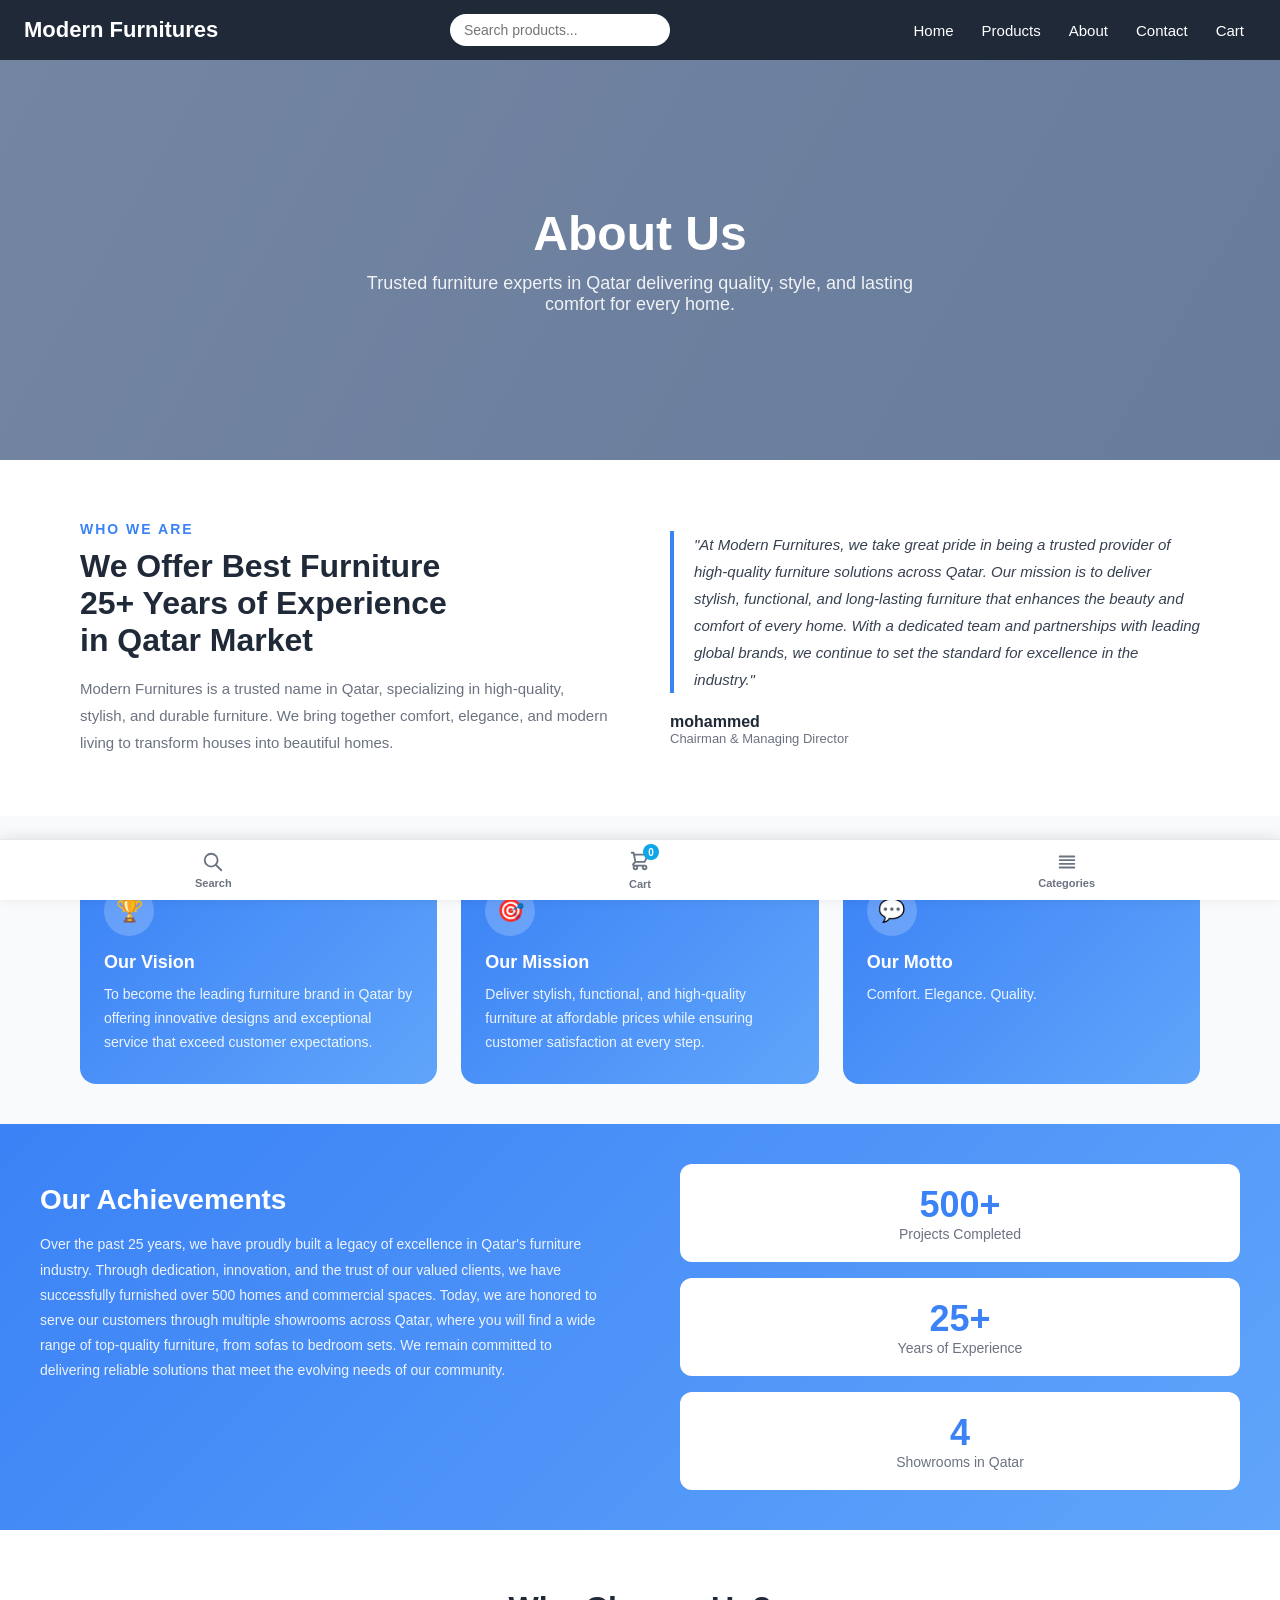
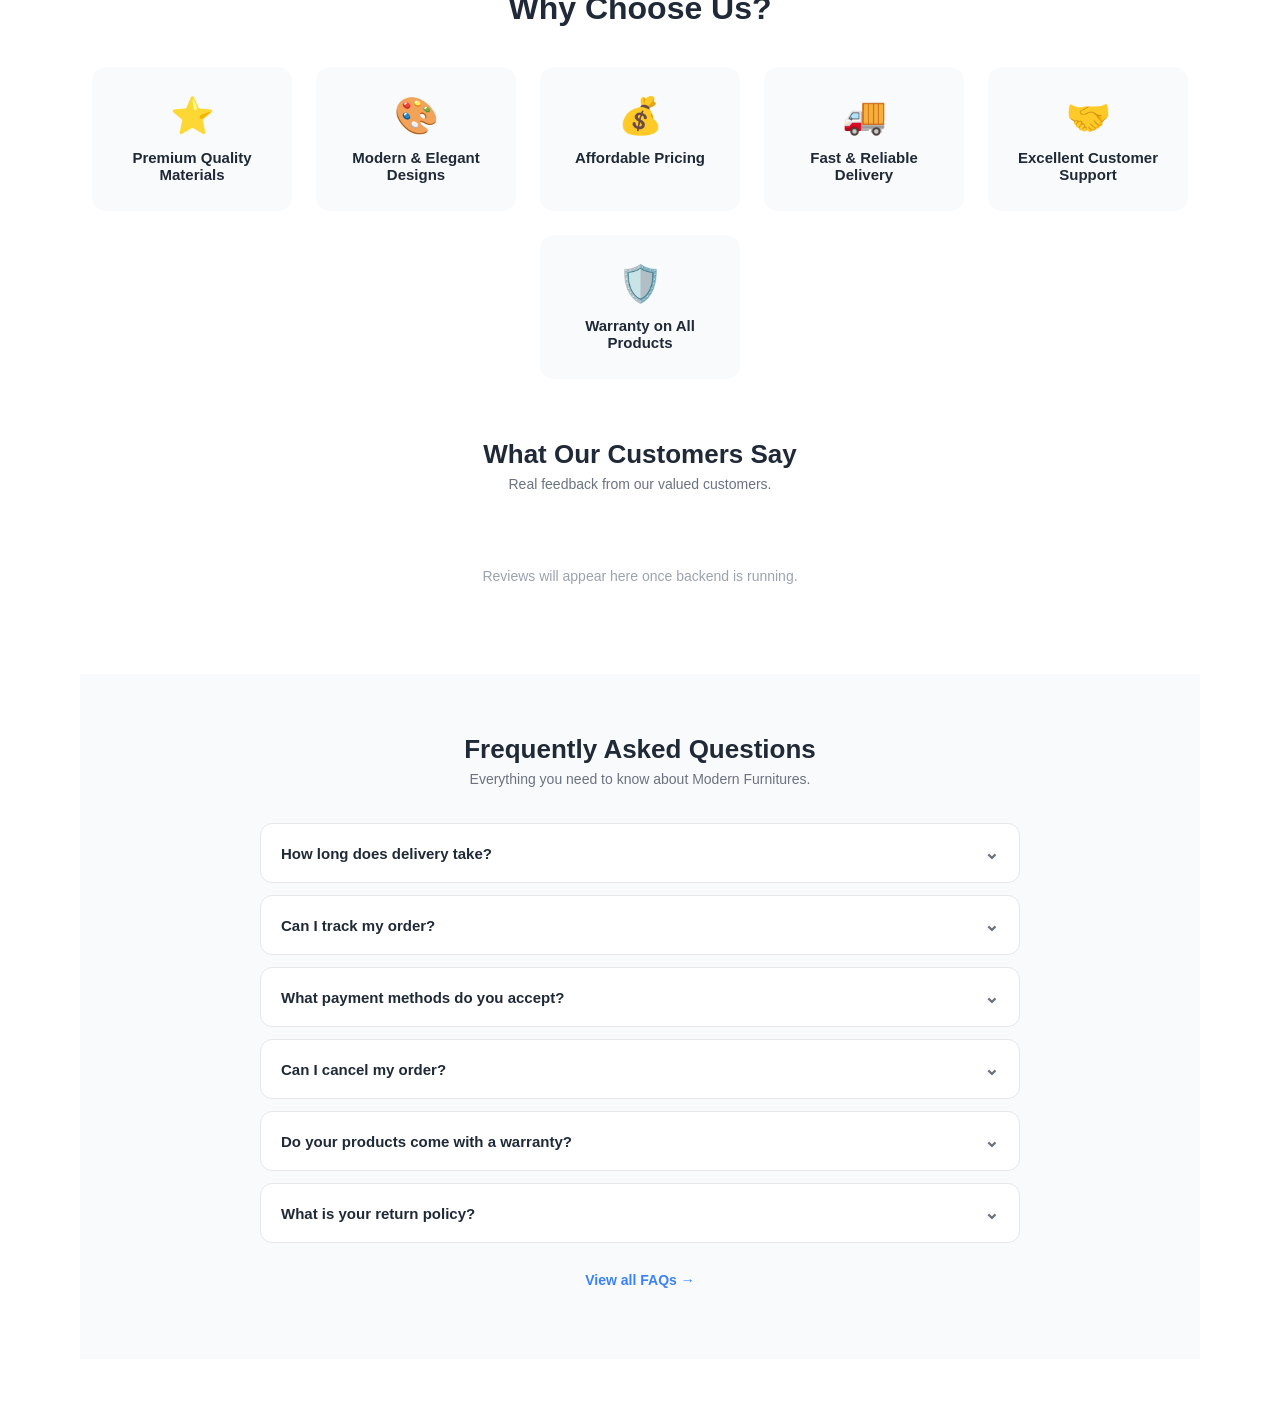
<file: about.html>
<!DOCTYPE html>
<html lang="en">
<head>
<meta charset="UTF-8">
<meta name="viewport" content="width=device-width, initial-scale=1.0">
<title>About - Modern Furnitures</title>
<link rel="stylesheet" href="style.css?v=3">
<style>
  /* HERO */
  .about-hero {
    position: relative;
    height: 400px;
    background: url('https://images.unsplash.com/photo-1555041469-a586c61ea9bc?w=1600&auto=format&fit=crop') center/cover;
    display: flex;
    align-items: center;
    justify-content: center;
    text-align: center;
  }
  .about-hero::after {
    content: '';
    position: absolute;
    inset: 0;
    background: rgba(10,40,90,0.55);
  }
  .about-hero-text {
    position: relative;
    z-index: 2;
    color: white;
  }
  .about-hero-text h1 {
    font-size: 48px;
    font-weight: 900;
    margin-bottom: 12px;
  }
  .about-hero-text p {
    font-size: 18px;
    max-width: 600px;
    margin: 0 auto;
    opacity: 0.9;
  }




  /* WHO WE ARE */
  .who-section {
    display: flex;
    gap: 60px;
    padding: 60px 80px;
    align-items: center;
    flex-wrap: wrap;
    background: white;
  }
  .who-left { flex: 1; min-width: 280px; }
  .who-left span {
    color: #3b82f6;
    font-size: 14px;
    font-weight: 700;
    letter-spacing: 2px;
  }
  .who-left h2 {
    font-size: 32px;
    color: #1f2937;
    margin: 10px 0 16px;
    font-weight: 800;
  }
  .who-left p { color: #6b7280; line-height: 1.8; font-size: 15px; }
  .who-right { flex: 1; min-width: 280px; }
  .who-right blockquote {
    font-size: 15px;
    color: #374151;
    line-height: 1.8;
    font-style: italic;
    border-left: 4px solid #3b82f6;
    padding-left: 20px;
    margin-bottom: 20px;
  }
  .chairman-name { font-weight: 700; color: #1f2937; font-size: 16px; }
  .chairman-title { color: #6b7280; font-size: 13px; }




  /* VISION MISSION */
  .vm-section {
    display: flex;
    gap: 24px;
    padding: 40px 80px;
    background: #f9fafb;
    flex-wrap: wrap;
  }
  .vm-card {
    flex: 1;
    min-width: 220px;
    background: linear-gradient(135deg, #3b82f6, #60a5fa);
    border-radius: 16px;
    padding: 30px 24px;
    color: white;
  }
  .vm-icon {
    width: 50px;
    height: 50px;
    background: rgba(255,255,255,0.2);
    border-radius: 50%;
    display: flex;
    align-items: center;
    justify-content: center;
    font-size: 22px;
    margin-bottom: 16px;
  }
  .vm-card h3 { font-size: 18px; font-weight: 700; margin-bottom: 10px; }
  .vm-card p { font-size: 14px; opacity: 0.9; line-height: 1.7; }




  /* ACHIEVEMENTS */
  .achieve-section {
    display: flex;
    gap: 0;
    background: linear-gradient(135deg, #3b82f6, #60a5fa);
    flex-wrap: wrap;
  }
  .achieve-left {
    flex: 1;
    min-width: 280px;
    padding: 60px 40px;
    color: white;
  }
  .achieve-left h2 { font-size: 28px; font-weight: 800; margin-bottom: 16px; }
  .achieve-left p { font-size: 14px; opacity: 0.9; line-height: 1.8; }
  .achieve-right {
    flex: 1;
    min-width: 280px;
    padding: 40px;
    display: flex;
    flex-direction: column;
    gap: 16px;
    justify-content: center;
  }
  .achieve-card {
    background: white;
    border-radius: 12px;
    padding: 20px 30px;
    text-align: center;
  }
  .achieve-card h3 { font-size: 36px; font-weight: 900; color: #3b82f6; }
  .achieve-card p { color: #6b7280; font-size: 14px; }




  /* WHY CHOOSE US */
  .why-section {
    padding: 60px 80px;
    background: white;
    text-align: center;
  }
  .why-section h2 { font-size: 32px; font-weight: 800; color: #1f2937; margin-bottom: 40px; }
  .why-grid {
    display: flex;
    flex-wrap: wrap;
    gap: 24px;
    justify-content: center;
  }
  .why-card {
    background: #f9fafb;
    border-radius: 14px;
    padding: 28px 24px;
    width: 200px;
    text-align: center;
    transition: transform 0.2s, box-shadow 0.2s;
    cursor: pointer;
  }
  .why-card:hover {
    transform: translateY(-6px);
    box-shadow: 0 10px 24px rgba(59,130,246,0.15);
  }
  .why-card .icon { font-size: 36px; margin-bottom: 12px; }
  .why-card h4 { font-size: 15px; font-weight: 700; color: #1f2937; }




  @media(max-width:768px) {
    .who-section, .vm-section, .why-section { padding: 40px 20px; }
    .about-hero-text h1 { font-size: 32px; }
    .achieve-section { flex-direction: column; }
  }
</style>
</head>
<body>




<!-- NAVBAR -->
<header class="navbar">
<button class="hamburger" onclick="toggleMobileMenu()">&#9776;</button>
<h1 class="logo" onclick="window.location.href='index.html'" style="cursor:pointer;">Modern Furnitures</h1>
<div class="search-box">
  <input type="text" placeholder="Search products...">
</div>
<nav>
  <a href="index.html">Home</a>
  <a href="products.html">Products</a>
  <a href="about.html">About </a>
  <a href="contact.html">Contact</a>
  <a href="cart.html">Cart</a>
</nav>
</header>




<!-- HERO -->
<div class="about-hero">
<div class="about-hero-text">
  <h1>About Us</h1>
  <p>Trusted furniture experts in Qatar delivering quality, style, and lasting comfort for every home.</p>
</div>
</div>




<!-- WHO WE ARE + CHAIRMAN -->
<div class="who-section">
<div class="who-left">
  <span>WHO WE ARE</span>
  <h2>We Offer Best Furniture<br>25+ Years of Experience<br>in Qatar Market</h2>
  <p>Modern Furnitures is a trusted name in Qatar, specializing in high-quality, stylish, and durable furniture. We bring together comfort, elegance, and modern living to transform houses into beautiful homes.</p>
</div>
<div class="who-right">
  <blockquote>
    "At Modern Furnitures, we take great pride in being a trusted provider of high-quality furniture solutions across Qatar. Our mission is to deliver stylish, functional, and long-lasting furniture that enhances the beauty and comfort of every home. With a dedicated team and partnerships with leading global brands, we continue to set the standard for excellence in the industry."
  </blockquote>
  <div class="chairman-name">mohammed</div>
  <div class="chairman-title">Chairman & Managing Director</div>
</div>
</div>




<!-- VISION MISSION MOTTO -->
<div class="vm-section">
<div class="vm-card">
  <div class="vm-icon">🏆</div>
  <h3>Our Vision</h3>
  <p>To become the leading furniture brand in Qatar by offering innovative designs and exceptional service that exceed customer expectations.</p>
</div>
<div class="vm-card">
  <div class="vm-icon">🎯</div>
  <h3>Our Mission</h3>
  <p>Deliver stylish, functional, and high-quality furniture at affordable prices while ensuring customer satisfaction at every step.</p>
</div>
<div class="vm-card">
  <div class="vm-icon">💬</div>
  <h3>Our Motto</h3>
  <p>Comfort. Elegance. Quality.</p>
</div>
</div>




<!-- ACHIEVEMENTS -->
<div class="achieve-section">
<div class="achieve-left">
  <h2>Our Achievements</h2>
  <p>Over the past 25 years, we have proudly built a legacy of excellence in Qatar's furniture industry. Through dedication, innovation, and the trust of our valued clients, we have successfully furnished over 500 homes and commercial spaces. Today, we are honored to serve our customers through multiple showrooms across Qatar, where you will find a wide range of top-quality furniture, from sofas to bedroom sets. We remain committed to delivering reliable solutions that meet the evolving needs of our community.</p>
</div>
<div class="achieve-right">
  <div class="achieve-card">
    <h3>500+</h3>
    <p>Projects Completed</p>
  </div>
  <div class="achieve-card">
    <h3>25+</h3>
    <p>Years of Experience</p>
  </div>
  <div class="achieve-card">
    <h3>4</h3>
    <p>Showrooms in Qatar</p>
  </div>
</div>
</div>




<!-- WHY CHOOSE US -->
<div class="why-section">
<h2>Why Choose Us?</h2>
<div class="why-grid">
<div class="why-card" onclick="showThanks('choosing Premium Quality Materials')">
  <div class="icon">⭐</div>
  <h4>Premium Quality Materials</h4>
</div>
<div class="why-card" onclick="showThanks('appreciating our Modern & Elegant Designs')">
  <div class="icon">🎨</div>
  <h4>Modern & Elegant Designs</h4>
</div>
<div class="why-card" onclick="showThanks('valuing our Affordable Pricing')">
  <div class="icon">💰</div>
  <h4>Affordable Pricing</h4>
</div>
<div class="why-card" onclick="showThanks('trusting our Fast & Reliable Delivery')">
  <div class="icon">🚚</div>
  <h4>Fast & Reliable Delivery</h4>
</div>
<div class="why-card" onclick="showThanks('experiencing our Excellent Customer Support')">
  <div class="icon">🤝</div>
  <h4>Excellent Customer Support</h4>
</div>
<div class="why-card" onclick="showThanks('trusting our Warranty on All Products')">
  <div class="icon">🛡️</div>
  <h4>Warranty on All Products</h4>
</div>
</div>




<!-- THANK YOU POPUP -->
<div id="thanksPopup" style="display:none; position:fixed; inset:0; background:rgba(0,0,0,0.5); z-index:9999; justify-content:center; align-items:center;">
<div style="background:white; border-radius:16px; padding:40px; text-align:center; max-width:380px; width:90%; box-shadow:0 10px 40px rgba(0,0,0,0.2);">
  <div style="font-size:50px; margin-bottom:16px;">👍🏻</div>
  <h3 style="font-size:22px; color:#1f2937; margin-bottom:10px;">Thank You!</h3>
  <p id="thanksMsg" style="color:#6b7280; font-size:15px; line-height:1.6; margin-bottom:24px;"></p>
  <button onclick="closeThanks()" style="background:#3b82f6; color:white; border:none; padding:12px 30px; border-radius:8px; font-size:15px; font-weight:600; cursor:pointer;">Close</button>
</div>
</div>




<!-- CUSTOMER RATINGS & FEEDBACK -->
<div style="background:white;padding:60px 24px 50px;">
  <div style="max-width:900px;margin:0 auto;">
    <h2 style="font-size:26px;font-weight:800;color:#1f2937;text-align:center;margin-bottom:6px;">What Our Customers Say</h2>
    <p style="text-align:center;color:#6b7280;font-size:14px;margin-bottom:36px;">Real feedback from our valued customers.</p>
    <div id="feedbackList" style="display:flex;flex-wrap:wrap;gap:20px;justify-content:center;">
      <div style="color:#9ca3af;font-size:14px;text-align:center;width:100%;padding:40px 0;">Loading reviews...</div>
    </div>
  </div>
</div>

<script>
(async function loadFeedback() {
  const list = document.getElementById('feedbackList');
  try {
    const res  = await fetch('https://modernfurnitures-backend.onrender.com/api/feedback');
    const data = await res.json();
    if (!data.length) {
      list.innerHTML = '<div style="color:#9ca3af;font-size:14px;text-align:center;width:100%;padding:40px 0;">No reviews yet. Be the first!</div>';
      return;
    }
    const stars = n => '★'.repeat(n) + '☆'.repeat(5 - n);
    list.innerHTML = data.map(f => `
      <div style="background:#f9fafb;border-radius:14px;padding:22px 24px;width:260px;box-shadow:0 2px 10px rgba(0,0,0,0.06);">
        <div style="color:#f59e0b;font-size:18px;margin-bottom:8px;">${stars(f.rating)}</div>
        <p style="font-size:13px;color:#374151;line-height:1.6;margin-bottom:12px;">${f.text ? '"' + f.text + '"' : ''}</p>
        <div style="font-size:12px;font-weight:700;color:#1f2937;">— ${f.name || 'Customer'}</div>
        <div style="font-size:11px;color:#9ca3af;margin-top:2px;">${new Date(f.createdAt).toLocaleDateString('en-GB',{day:'2-digit',month:'short',year:'numeric'})}</div>
      </div>`).join('');
  } catch(e) {
    list.innerHTML = '<div style="color:#9ca3af;font-size:14px;text-align:center;width:100%;padding:40px 0;">Reviews will appear here once backend is running.</div>';
  }
})();
</script>

<!-- FAQ SECTION -->
<div style="background:#f9fafb; padding:60px 24px 70px;">
  <div style="max-width:760px; margin:0 auto;">
    <h2 style="font-size:26px;font-weight:800;color:#1f2937;text-align:center;margin-bottom:6px;">Frequently Asked Questions</h2>
    <p style="text-align:center;color:#6b7280;font-size:14px;margin-bottom:36px;">Everything you need to know about Modern Furnitures.</p>

    <style>
      .faq-item  { border:1px solid #e5e7eb; border-radius:12px; margin-bottom:12px; overflow:hidden; background:white; }
      .faq-q     { padding:18px 20px; font-size:15px; font-weight:600; color:#1f2937; cursor:pointer; display:flex; justify-content:space-between; align-items:center; transition:background 0.2s; }
      .faq-q:hover { background:#f9fafb; }
      .faq-arrow { font-size:18px; color:#6b7280; transition:transform 0.25s; display:inline-block; }
      .faq-a     { display:none; padding:0 20px 18px; font-size:14px; color:#374151; line-height:1.7; background:#f9fafb; border-top:1px solid #f3f4f6; }
    </style>

    <div class="faq-item">
      <div class="faq-q" onclick="toggleFaqHome(this)">How long does delivery take? <span class="faq-arrow">&#8964;</span></div>
      <div class="faq-a">Delivery within Qatar takes 3–7 business days. You will receive a confirmation email once your order is placed.</div>
    </div>
    <div class="faq-item">
      <div class="faq-q" onclick="toggleFaqHome(this)">Can I track my order? <span class="faq-arrow">&#8964;</span></div>
      <div class="faq-a">Yes! Use the <a href="track-order.html" style="color:#3b82f6;font-weight:600;">Track Order</a> page and enter the Tracking ID from your invoice or confirmation email.</div>
    </div>
    <div class="faq-item">
      <div class="faq-q" onclick="toggleFaqHome(this)">What payment methods do you accept? <span class="faq-arrow">&#8964;</span></div>
      <div class="faq-a">We accept Credit / Debit Cards (Visa, Mastercard, Amex), Apple Pay, and Cash on Delivery (COD).</div>
    </div>
    <div class="faq-item">
      <div class="faq-q" onclick="toggleFaqHome(this)">Can I cancel my order? <span class="faq-arrow">&#8964;</span></div>
      <div class="faq-a">You can cancel within 24 hours of placing it by contacting us at <strong>info@modernfurnitures.qa</strong> or calling <strong>+974 22334455</strong>.</div>
    </div>
    <div class="faq-item">
      <div class="faq-q" onclick="toggleFaqHome(this)">Do your products come with a warranty? <span class="faq-arrow">&#8964;</span></div>
      <div class="faq-a">Yes, all products come with a manufacturer warranty of 1–3 years depending on the item. Details are listed on each product page.</div>
    </div>
    <div class="faq-item">
      <div class="faq-q" onclick="toggleFaqHome(this)">What is your return policy? <span class="faq-arrow">&#8964;</span></div>
      <div class="faq-a">We accept returns within 7 days of delivery if the product is unused and in its original condition. Contact our support team to initiate a return.</div>
    </div>

    <div style="text-align:center;margin-top:28px;">
      <a href="faq.html" style="color:#3b82f6;font-size:14px;font-weight:600;text-decoration:none;">View all FAQs →</a>
    </div>
  </div>
</div>

<script src="script.js?v=3"></script>
<script>
window.addEventListener('DOMContentLoaded', function() {
  loadCart();
});
</script>


<!-- MOBILE BOTTOM NAV -->
<div class="bottom-nav">
 <a href="#" onclick="toggleBottomSearch()">
   <svg fill="none" stroke="currentColor" viewBox="0 0 24 24" width="22" height="22">
     <path stroke-linecap="round" stroke-linejoin="round" stroke-width="2" d="M21 21l-6-6m2-5a7 7 0 11-14 0 7 7 0 0114 0z"/>
   </svg>
   Search
 </a>
 <a href="#" onclick="openCartPanel()">
   <div class="bn-cart-wrap">
     <svg fill="none" stroke="currentColor" viewBox="0 0 24 24" width="22" height="22">
       <path stroke-linecap="round" stroke-linejoin="round" stroke-width="2" d="M3 3h2l.4 2M7 13h10l4-8H5.4M7 13L5.4 5M7 13l-2.293 2.293c-.63.63-.184 1.707.707 1.707H17m0 0a2 2 0 100 4 2 2 0 000-4zm-8 2a2 2 0 11-4 0 2 2 0 014 0z"/>
     </svg>
     <span class="bn-badge" id="bnCartBadge">0</span>
   </div>
   Cart
 </a>
 <a href="categories.html">
   <svg fill="none" stroke="currentColor" viewBox="0 0 24 24" width="22" height="22">
     <path stroke-linecap="round" stroke-linejoin="round" stroke-width="2" d="M4 6h16M4 10h16M4 14h16M4 18h16"/>
   </svg>
   Categories
 </a>
</div>


<!-- SEARCH MODAL -->
<div id="searchModal" class="search-modal-overlay" onclick="closeSearchModal(event)">
 <div class="search-modal-box">
   <div class="search-modal-header">
     <span>TYPE TO SEARCH</span>
     <button onclick="toggleBottomSearch()">&#10005;</button>
   </div>
   <div class="search-modal-input">
     <input type="text" id="searchModalInput" placeholder="Search products..." onkeyup="searchFromModal()">
     <span>&#128269;</span>
   </div>
 </div>
</div>




</body>
</html>
</file>
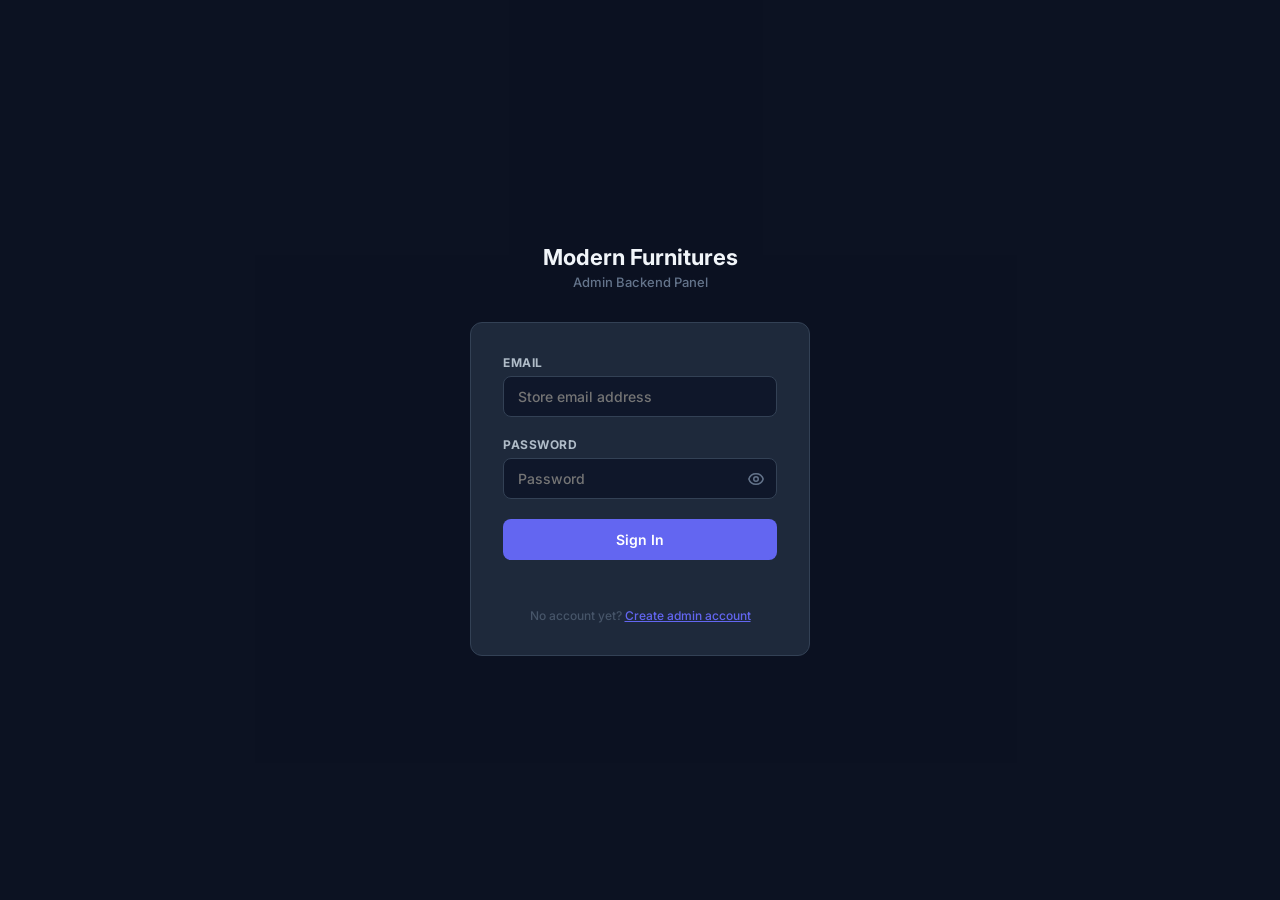
<file: admin.html>
<!DOCTYPE html>
<html lang="en">
<head>
<meta charset="UTF-8">
<meta name="viewport" content="width=device-width, initial-scale=1.0">
<meta http-equiv="Cache-Control" content="no-store, no-cache, must-revalidate">
<meta http-equiv="Pragma" content="no-cache">
<title>Admin Panel – Modern Furnitures</title>
<link href="https://fonts.googleapis.com/css2?family=Inter:wght@400;500;600;700&display=swap" rel="stylesheet">
<link rel="stylesheet" href="admin.css?v=3">
</head>
<body>

<!-- LOGIN -->
<div id="loginScreen">
  <div class="login-bg-slide active" style="background-image:url('https://images.unsplash.com/photo-1555041469-a586c61ea9bc?w=1600&auto=format&fit=crop')"></div>
  <div class="login-bg-slide" style="background-image:url('https://images.unsplash.com/photo-1524758631624-e2822e304c36?w=1600&auto=format&fit=crop')"></div>
  <div class="login-bg-slide" style="background-image:url('https://images.unsplash.com/photo-1493663284031-b7e3aefcae8e?w=1600&auto=format&fit=crop')"></div>
  <div class="login-bg-overlay"></div>
  <div class="login-wrap">
    <div class="login-logo">
      <h1>Modern Furnitures</h1>
      <p>Admin Backend Panel</p>
    </div>
    <div class="login-card" id="loginForm">
      <label class="field-label">Email</label>
      <input class="field-input" type="email" id="adminEmail" placeholder="Store email address" onkeydown="if(event.key==='Enter') document.getElementById('adminPass').focus()">
      <label class="field-label">Password</label>
      <div class="pass-wrap" style="margin-bottom:20px;">
        <input class="field-input" type="password" id="adminPass" placeholder="Password" onkeydown="if(event.key==='Enter') doLogin()">
        <button class="eye-btn" type="button" onclick="toggleEye('adminPass', this)"><svg xmlns="http://www.w3.org/2000/svg" width="18" height="18" fill="none" viewBox="0 0 24 24" stroke="currentColor" stroke-width="2"><path stroke-linecap="round" stroke-linejoin="round" d="M15 12a3 3 0 11-6 0 3 3 0 016 0z"/><path stroke-linecap="round" stroke-linejoin="round" d="M2.458 12C3.732 7.943 7.523 5 12 5c4.477 0 8.268 2.943 9.542 7-1.274 4.057-5.065 7-9.542 7-4.477 0-8.268-2.943-9.542-7z"/></svg></button>
      </div>
      <button class="btn-login" onclick="doLogin()">Sign In</button>
      <p id="loginMsg"></p>
      <p style="text-align:center;margin-top:16px;font-size:12px;color:#475569;">
        No account yet? <a href="#" onclick="showSetup()" style="color:#6366f1;">Create admin account</a>
      </p>
    </div>

    <!-- SETUP FORM -->
    <div class="login-card" id="setupForm" style="display:none;">
      <label class="field-label">Your Name</label>
      <input class="field-input" type="text" id="setupName" placeholder="e.g. Mohammed" onkeydown="if(event.key==='Enter') document.getElementById('setupEmail').focus()">
      <label class="field-label">Store Email</label>
      <input class="field-input" type="email" id="setupEmail" placeholder="e.g. info@modernfurnitures.qa" onkeydown="if(event.key==='Enter') document.getElementById('setupPass').focus()">
      <label class="field-label">Password</label>
      <div class="pass-wrap" style="margin-bottom:20px;">
        <input class="field-input" type="password" id="setupPass" placeholder="Choose a strong password" onkeydown="if(event.key==='Enter') doSetup()">
        <button class="eye-btn" type="button" onclick="toggleEye('setupPass', this)"><svg xmlns="http://www.w3.org/2000/svg" width="18" height="18" fill="none" viewBox="0 0 24 24" stroke="currentColor" stroke-width="2"><path stroke-linecap="round" stroke-linejoin="round" d="M15 12a3 3 0 11-6 0 3 3 0 016 0z"/><path stroke-linecap="round" stroke-linejoin="round" d="M2.458 12C3.732 7.943 7.523 5 12 5c4.477 0 8.268 2.943 9.542 7-1.274 4.057-5.065 7-9.542 7-4.477 0-8.268-2.943-9.542-7z"/></svg></button>
      </div>
      <button class="btn-login" onclick="doSetup()">Create Admin Account</button>
      <p id="setupMsg"></p>
      <p style="text-align:center;margin-top:16px;font-size:12px;color:#475569;">
        Already have account? <a href="#" onclick="showLogin()" style="color:#6366f1;">Sign in</a>
      </p>
    </div>
  </div>
</div>

<!-- APP -->
<div id="app">
<div class="sidebar-overlay" id="sidebarOverlay" onclick="closeSidebar()"></div>

  <aside class="sidebar">
    <div class="sidebar-brand" style="display:flex;align-items:center;justify-content:space-between;">
      <div>
        <h2 onclick="window.location.href='index.html'" style="cursor:pointer;">Modern Furnitures</h2>
        <p>Admin Panel</p>
      </div>
      <button class="sidebar-close-btn" onclick="closeSidebar()">&#10005;</button>
    </div>

    <div class="nav-section">
      <div class="nav-section-label">Main</div>
      <a class="nav-item active" onclick="goPage('dashboard')"><span class="icon">📊</span> Dashboard</a>
      <a class="nav-item" onclick="goPage('orders')"><span class="icon">📦</span> Orders <span class="nav-badge" id="sidebarPending" style="display:none"></span></a>
      <a class="nav-item" onclick="goPage('users')"><span class="icon">👥</span> Users</a>
      <a class="nav-item" onclick="goPage('neworders')"><span class="icon">🔔</span> New Orders <span class="nav-badge" id="newOrdersBadge" style="display:none"></span></a>
      <a class="nav-item" onclick="goPage('update')"><span class="icon">✏️</span> Update Orders <span class="nav-badge" id="sidebarPending2" style="display:none"></span></a>
    </div>

    <div class="nav-section">
      <div class="nav-section-label">Store</div>
      <a class="nav-item" href="index.html" target="_blank"><span class="icon">🏠</span> View Store</a>
    </div>

    <div class="sidebar-footer">
      <div class="admin-info" onclick="goPage('profile')" style="cursor:pointer;" title="View Profile">
        <div class="admin-avatar" style="font-size:11px;" id="sidebarAvatar">MF</div>
        <div style="flex:1;">
          <div class="admin-name" id="sidebarName">Admin</div>
          <div class="admin-role" id="sidebarEmail">—</div>
        </div>
        <span style="color:#475569;font-size:11px;">›</span>
      </div>
      <button class="btn-logout" onclick="doLogout()">Sign Out</button>
    </div>
  </aside>

  <div class="main">
    <div class="topbar">
      <div style="display:flex;align-items:center;gap:10px;">
        <button class="hamburger-btn" onclick="toggleSidebar()">☰</button>
        <div class="page-title" id="pageTitle">Dashboard</div>
      </div>
      <div class="topbar-right"><span><span class="status-dot"></span> Online</span></div>
    </div>

    <div class="content">

      <!-- DASHBOARD -->
      <div class="page active" id="page-dashboard">
        <div class="stats-row">
          <div class="stat-card">
            <div class="stat-top"><div class="stat-label">Total Orders</div><div class="stat-icon-wrap" style="background:rgba(99,102,241,0.15);">📦</div></div>
            <div class="stat-value" id="st-orders">—</div><div class="stat-sub">All time orders</div>
          </div>
          <div class="stat-card">
            <div class="stat-top"><div class="stat-label">Total Revenue</div><div class="stat-icon-wrap" style="background:rgba(34,197,94,0.15);">💰</div></div>
            <div class="stat-value" id="st-revenue">—</div><div class="stat-sub">QAR earned</div>
          </div>
          <div class="stat-card">
            <div class="stat-top"><div class="stat-label">Registered Users</div><div class="stat-icon-wrap" style="background:rgba(59,130,246,0.15);">👤</div></div>
            <div class="stat-value" id="st-users">—</div><div class="stat-sub">Total accounts</div>
          </div>
          <div class="stat-card">
            <div class="stat-top"><div class="stat-label">Pending Orders</div><div class="stat-icon-wrap" style="background:rgba(234,179,8,0.15);">⏳</div></div>
            <div class="stat-value" id="st-pending">—</div><div class="stat-sub">Need attention</div>
          </div>
        </div>
        <div class="panel">
          <div class="panel-head"><div class="panel-head-title">Recent Orders</div><button class="btn-refresh" onclick="loadOrders()">↻ Refresh</button></div>
          <div class="tbl-wrap"><table><thead><tr><th>Order ID</th><th>Customer</th><th>Items</th><th>Total</th><th>Status</th><th>Date</th></tr></thead><tbody id="recentBody"><tr class="tbl-empty"><td colspan="6">Loading…</td></tr></tbody></table></div>
        </div>
      </div>

      <!-- ORDERS -->
      <div class="page" id="page-orders">
        <div style="display:flex;gap:8px;flex-wrap:wrap;margin-bottom:16px;">
          <button class="tab-btn active" id="tab-all" onclick="setTab('all')">All</button>
          <button class="tab-btn" id="tab-pending" onclick="setTab('pending')">⏳ Pending <span class="tab-count" id="cnt-pending"></span></button>
          <button class="tab-btn" id="tab-confirmed" onclick="setTab('confirmed')">✅ Confirmed <span class="tab-count" id="cnt-confirmed"></span></button>
          <button class="tab-btn" id="tab-shipped" onclick="setTab('shipped')">🚚 Shipped <span class="tab-count" id="cnt-shipped"></span></button>
          <button class="tab-btn" id="tab-delivered" onclick="setTab('delivered')">📦 Delivered <span class="tab-count" id="cnt-delivered"></span></button>
          <button class="tab-btn" id="tab-cancelled" onclick="setTab('cancelled')">❌ Cancelled <span class="tab-count" id="cnt-cancelled"></span></button>
        </div>
        <div class="panel">
          <div class="panel-head">
            <div class="panel-head-title" id="ordersTabTitle">All Orders</div>
            <div class="panel-head-right">
              <input class="search-field" type="text" id="orderSearch" placeholder="Search orders…" oninput="filterOrders()">
              <button class="btn-refresh" onclick="loadOrders()">↻ Refresh</button>
            </div>
          </div>
          <div class="tbl-wrap"><table><thead><tr><th>Order ID</th><th>Customer</th><th>Items</th><th>Total</th><th>Payment</th><th>Status</th><th>Date</th><th>Update</th></tr></thead><tbody id="ordersBody"><tr class="tbl-empty"><td colspan="8">Loading…</td></tr></tbody></table></div>
        </div>
      </div>

      <!-- USERS -->
      <div class="page" id="page-users">
        <div class="panel users-table">
          <div class="panel-head"><div class="panel-head-title">Registered Users</div><button class="btn-refresh" onclick="loadUsers()">↻ Refresh</button></div>
          <div class="tbl-wrap"><table><thead><tr><th>User</th><th>Email</th><th>Joined</th><th>Orders</th></tr></thead><tbody id="usersBody"><tr class="tbl-empty"><td colspan="4">Loading…</td></tr></tbody></table></div>
        </div>
      </div>

      <!-- NEW ORDERS -->
      <div class="page" id="page-neworders">
        <div class="no-refresh-bar">
          <div><span class="pulse"></span><span id="noLiveText">Auto-refreshing every 30s</span></div>
          <button class="btn-refresh" onclick="loadNewOrders()">↻ Refresh Now</button>
        </div>
        <div id="newOrdersGrid" style="display:flex;flex-direction:column;gap:14px;"><div style="text-align:center;padding:48px;color:#475569;">Loading…</div></div>
      </div>

      <!-- UPDATE ORDERS -->
      <div class="page" id="page-update">
        <div class="update-grid" id="updateGrid"><div style="text-align:center;padding:48px;color:#475569;">Loading orders…</div></div>
      </div>

      <!-- PROFILE -->
      <div class="page" id="page-profile">
        <div style="max-width:600px;">
          <div class="panel" style="margin-bottom:20px;">
            <div class="panel-head"><div class="panel-head-title">🛋️ Store Information</div></div>
            <div style="padding:24px;display:flex;flex-direction:column;gap:16px;">
              <div style="display:flex;align-items:center;gap:16px;">
                <div style="width:60px;height:60px;background:#6366f1;border-radius:12px;display:flex;align-items:center;justify-content:center;font-size:28px;flex-shrink:0;">🛋️</div>
                <div><div style="font-size:18px;font-weight:700;color:#f1f5f9;">Modern Furnitures</div><div style="font-size:12px;color:#64748b;margin-top:2px;">Doha, Qatar</div></div>
              </div>
              <div style="border-top:1px solid #334155;padding-top:16px;display:flex;flex-direction:column;gap:12px;">
                <div style="display:flex;align-items:center;gap:12px;"><span style="width:32px;height:32px;background:#334155;border-radius:8px;display:flex;align-items:center;justify-content:center;">📞</span><div><div style="font-size:11px;color:#64748b;">Phone</div><div style="font-size:14px;color:#f1f5f9;font-weight:500;">+974 22334455</div></div></div>
                <div style="display:flex;align-items:center;gap:12px;"><span style="width:32px;height:32px;background:#334155;border-radius:8px;display:flex;align-items:center;justify-content:center;">✉️</span><div><div style="font-size:11px;color:#64748b;">Email</div><div style="font-size:14px;color:#f1f5f9;font-weight:500;">info@modernfurnitures.qa</div></div></div>
                <div style="display:flex;align-items:center;gap:12px;"><span style="width:32px;height:32px;background:#334155;border-radius:8px;display:flex;align-items:center;justify-content:center;">📍</span><div><div style="font-size:11px;color:#64748b;">Address</div><div style="font-size:14px;color:#f1f5f9;font-weight:500;">Doha, Qatar</div></div></div>
              </div>
            </div>
          </div>

          <div class="panel">
            <div class="panel-head"><div class="panel-head-title">👤 Admin Account</div></div>
            <div style="padding:24px;display:flex;flex-direction:column;gap:16px;">
              <div style="display:flex;align-items:center;gap:16px;">
                <div id="profileAvatar" style="width:52px;height:52px;background:#6366f1;border-radius:50%;display:flex;align-items:center;justify-content:center;font-size:18px;font-weight:700;color:white;flex-shrink:0;">MF</div>
                <div><div id="profileName" style="font-size:16px;font-weight:700;color:#f1f5f9;">Admin</div><div id="profileEmail" style="font-size:12px;color:#64748b;">—</div></div>
              </div>
              <div style="border-top:1px solid #334155;padding-top:16px;">
                <button class="btn-logout" onclick="doLogout()" style="width:auto;padding:10px 24px;">Sign Out</button>
              </div>
            </div>
          </div>

          <div class="panel" style="margin-top:20px;">
            <div class="panel-head"><div class="panel-head-title">➕ Create New Admin</div></div>
            <div style="padding:24px;display:flex;flex-direction:column;gap:14px;">
              <input class="search-field" type="text" id="newAdminName" placeholder="Name" style="width:100%;padding:11px 14px;font-size:14px;">
              <input class="search-field" type="email" id="newAdminEmail" placeholder="Email" style="width:100%;padding:11px 14px;font-size:14px;">
              <input class="search-field" type="password" id="newAdminPass" placeholder="Password" style="width:100%;padding:11px 14px;font-size:14px;">
              <button class="btn-refresh" onclick="createNewAdmin()" style="background:#6366f1;color:white;padding:11px;font-size:14px;font-weight:600;">Create Admin</button>
              <p id="createAdminMsg" style="font-size:13px;text-align:center;min-height:18px;"></p>
            </div>
          </div>

          <div class="panel" style="margin-top:20px;border:1px solid #7f1d1d;">
            <div class="panel-head" style="background:#1c0a0a;border-bottom:1px solid #7f1d1d;">
              <div class="panel-head-title" style="color:#f87171;">⚠️ Danger Zone</div>
            </div>
            <div style="padding:24px;display:flex;flex-direction:column;gap:16px;">
              <p style="font-size:13px;color:#94a3b8;margin:0;">These actions are <strong style="color:#f87171;">permanent and cannot be undone</strong>. All deleted data will be lost forever.</p>

              <div style="display:flex;align-items:center;justify-content:space-between;padding:14px 16px;background:#1e1e2e;border-radius:8px;border:1px solid #334155;">
                <div>
                  <div style="font-size:14px;font-weight:600;color:#f1f5f9;">Clear All Orders</div>
                  <div style="font-size:12px;color:#64748b;margin-top:2px;">Delete every order from the database</div>
                </div>
                <button onclick="clearOrders()" style="background:#7f1d1d;color:#fca5a5;border:1px solid #991b1b;padding:8px 16px;border-radius:7px;font-size:13px;font-weight:600;cursor:pointer;white-space:nowrap;">Clear Orders</button>
              </div>

              <div style="display:flex;align-items:center;justify-content:space-between;padding:14px 16px;background:#1e1e2e;border-radius:8px;border:1px solid #334155;">
                <div>
                  <div style="font-size:14px;font-weight:600;color:#f1f5f9;">Clear All Users</div>
                  <div style="font-size:12px;color:#64748b;margin-top:2px;">Delete all registered customer accounts</div>
                </div>
                <button onclick="clearUsers()" style="background:#7f1d1d;color:#fca5a5;border:1px solid #991b1b;padding:8px 16px;border-radius:7px;font-size:13px;font-weight:600;cursor:pointer;white-space:nowrap;">Clear Users</button>
              </div>

              <div style="display:flex;align-items:center;justify-content:space-between;padding:14px 16px;background:#1c0a0a;border-radius:8px;border:1px solid #7f1d1d;">
                <div>
                  <div style="font-size:14px;font-weight:600;color:#fca5a5;">Clear All Store Data</div>
                  <div style="font-size:12px;color:#9ca3af;margin-top:2px;">Delete ALL orders and ALL users at once</div>
                </div>
                <button onclick="clearAllData()" style="background:#dc2626;color:#fff;border:none;padding:8px 16px;border-radius:7px;font-size:13px;font-weight:700;cursor:pointer;white-space:nowrap;">Clear Everything</button>
              </div>

              <p id="dangerMsg" style="font-size:13px;text-align:center;min-height:18px;"></p>
            </div>
          </div>
        </div>
      </div>

    </div>
  </div>
</div>

<script src="admin.js?v=3"></script>
</body>
</html>
</file>
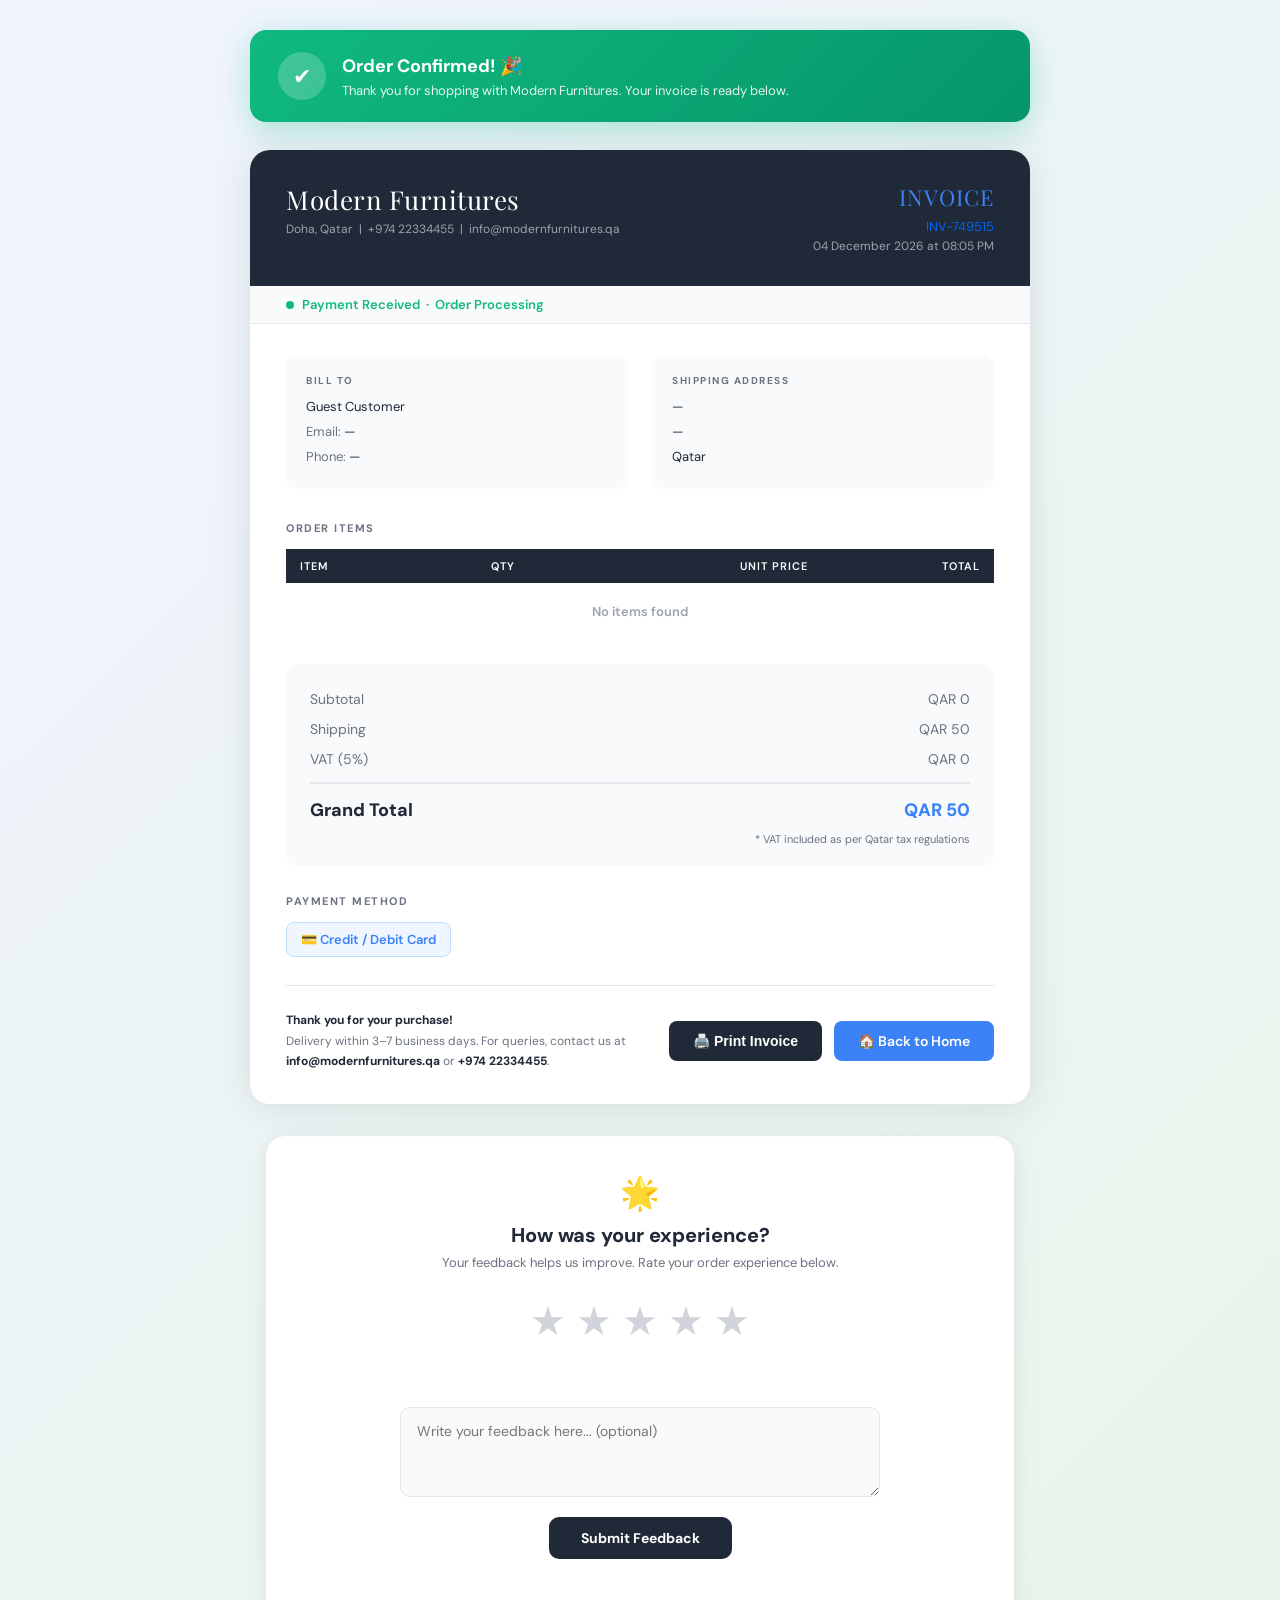
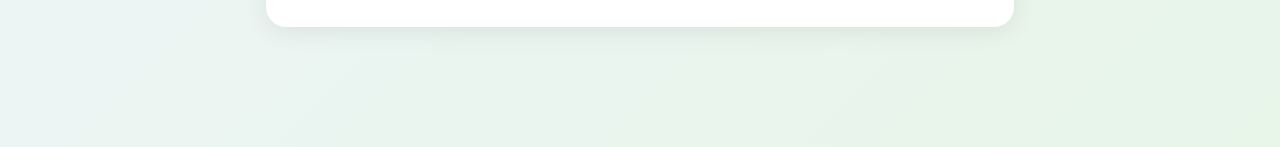
<file: bill.html>
<!DOCTYPE html>
<html lang="en">
<head>
<meta charset="UTF-8">
<meta name="viewport" content="width=device-width, initial-scale=1.0">
<title>Invoice - Modern Furnitures</title>
<link href="https://fonts.googleapis.com/css2?family=Playfair+Display:wght@700;900&family=DM+Sans:wght@300;400;500;600&display=swap" rel="stylesheet">
<style>
  :root {
    --dark: #1f2937;
    --blue: #3b82f6;
    --green: #10b981;
    --gray: #6b7280;
    --light: #f9fafb;
    --border: #e5e7eb;
  }

  * { box-sizing: border-box; margin: 0; padding: 0; }

  body {
    font-family: 'DM Sans', sans-serif;
    background: linear-gradient(135deg, #f0f4ff 0%, #e8f5e9 100%);
    min-height: 100vh;
    padding: 30px 16px 60px;
  }

  /* ── SUCCESS BANNER ── */
  .success-banner {
    max-width: 780px;
    margin: 0 auto 28px;
    background: linear-gradient(135deg, #10b981, #059669);
    border-radius: 16px;
    padding: 22px 28px;
    display: flex;
    align-items: center;
    gap: 16px;
    color: white;
    box-shadow: 0 8px 32px rgba(16,185,129,0.3);
    animation: slideDown 0.5s ease;
  }
  .success-banner .check-icon {
    width: 48px; height: 48px;
    background: rgba(255, 255, 255, 0.2);
    border-radius: 50%;
    display: flex; align-items: center; justify-content: center;
    font-size: 22px;
    flex-shrink: 0;
  }
  .success-banner h2 { font-size: 18px; font-weight: 700; margin-bottom: 4px; }
  .success-banner p { font-size: 13px; opacity: 0.9; }

  @keyframes slideDown {
    from { transform: translateY(-20px); opacity: 0; }
    to   { transform: translateY(0);     opacity: 1; }
  }

  /* ── INVOICE CARD ── */
  .invoice-card {
    max-width: 780px;
    margin: 0 auto;
    background: white;
    border-radius: 20px;
    box-shadow: 0 4px 40px rgba(0,0,0,0.10);
    overflow: hidden;
    animation: fadeUp 0.6s ease 0.15s both;
  }
  @keyframes fadeUp {
    from { transform: translateY(24px); opacity: 0; }
    to   { transform: translateY(0);    opacity: 1; }
  }

  /* ── HEADER ── */
  .invoice-header {
    background: var(--dark);
    padding: 32px 36px;
    display: flex;
    justify-content: space-between;
    align-items: flex-start;
    flex-wrap: wrap;
    gap: 20px;
  }
  .brand-name {
    font-family: 'Playfair Display', serif;
    font-size: 26px;
    color: white;
    letter-spacing: 0.5px;
  }
  .brand-tagline { color: #9ca3af; font-size: 12px; margin-top: 4px; }

  .invoice-meta { text-align: right; }
  .invoice-title {
    font-family: 'Playfair Display', serif;
    font-size: 22px;
    color: var(--blue);
    letter-spacing: 1px;
  }
  .invoice-id { color: #0363f4; font-size: 13px; margin-top: 6px; }
  .invoice-date { color: #9ca3af; font-size: 12px; margin-top: 3px; }

  /* ── STATUS BADGE ── */
  .status-bar {
    background: var(--light);
    padding: 10px 36px;
    display: flex;
    align-items: center;
    gap: 8px;
    border-bottom: 1px solid var(--border);
    font-size: 13px;
    font-weight: 600;
    color: var(--green);
  }
  .status-dot {
    width: 8px; height: 8px;
    background: var(--green);
    border-radius: 50%;
    animation: pulse 1.5s infinite;
  }
  @keyframes pulse {
    0%,100% { opacity: 1; transform: scale(1); }
    50%      { opacity: 0.5; transform: scale(1.3); }
  }

  /* ── BODY ── */
  .invoice-body { padding: 32px 36px; }

  /* ── TWO-COL INFO ── */
  .info-grid {
    display: grid;
    grid-template-columns: 1fr 1fr;
    gap: 24px;
    margin-bottom: 32px;
  }
  .info-box {
    background: var(--light);
    border-radius: 12px;
    padding: 18px 20px;
  }
  .info-box-label {
    font-size: 10px;
    font-weight: 700;
    letter-spacing: 1.5px;
    color: var(--gray);
    text-transform: uppercase;
    margin-bottom: 10px;
  }
  .info-row { font-size: 13px; color: var(--dark); margin-bottom: 4px; line-height: 1.6; }
  .info-row span { color: var(--gray); }

  /* ── ITEMS TABLE ── */
  .section-title {
    font-size: 11px;
    font-weight: 700;
    letter-spacing: 1.5px;
    color: var(--gray);
    text-transform: uppercase;
    margin-bottom: 14px;
  }
  .items-table { width: 100%; border-collapse: collapse; margin-bottom: 24px; }
  .items-table th {
    background: var(--dark);
    color: white;
    font-size: 11px;
    font-weight: 600;
    letter-spacing: 1px;
    padding: 10px 14px;
    text-align: left;
    text-transform: uppercase;
  }
  .items-table th:last-child { text-align: right; }
  .items-table td {
    padding: 14px;
    font-size: 13px;
    color: var(--dark);
    border-bottom: 1px solid var(--border);
    vertical-align: middle;
  }
  .items-table td:last-child { text-align: right; font-weight: 600; }
  .items-table tr:last-child td { border-bottom: none; }
  .item-name { font-weight: 600; }
  .item-meta { font-size: 12px; color: var(--gray); margin-top: 2px; }

  /* ── TOTALS ── */
  .totals-section {
    background: var(--light);
    border-radius: 12px;
    padding: 20px 24px;
    margin-bottom: 28px;
  }
  .total-row {
    display: flex;
    justify-content: space-between;
    font-size: 14px;
    color: var(--gray);
    padding: 6px 0;
  }
  .total-row.grand {
    font-size: 18px;
    font-weight: 800;
    color: var(--dark);
    border-top: 2px solid var(--border);
    margin-top: 8px;
    padding-top: 14px;
  }
  .total-row.grand span:last-child { color: var(--blue); }
  .tax-note { font-size: 11px; color: var(--gray); margin-top: 4px; text-align: right; }

  /* ── PAYMENT METHOD ── */
  .payment-badge {
    display: inline-flex;
    align-items: center;
    gap: 8px;
    background: #eff6ff;
    color: var(--blue);
    border: 1px solid #bfdbfe;
    border-radius: 8px;
    padding: 8px 14px;
    font-size: 13px;
    font-weight: 600;
    margin-bottom: 28px;
  }

  /* ── FOOTER ── */
  .invoice-footer {
    border-top: 1px solid var(--border);
    padding-top: 24px;
    display: flex;
    justify-content: space-between;
    align-items: center;
    flex-wrap: wrap;
    gap: 16px;
  }
  .footer-note { font-size: 12px; color: var(--gray); max-width: 360px; line-height: 1.7; }
  .footer-note strong { color: var(--dark); }

  /* ── ACTION BUTTONS ── */
  .action-btns {
    display: flex;
    gap: 12px;
    flex-wrap: wrap;
    justify-content: flex-end;
  }
  .btn-print {
    padding: 11px 24px;
    background: var(--dark);
    color: white;
    border: none;
    border-radius: 8px;
    font-size: 14px;
    font-weight: 600;
    cursor: pointer;
    transition: background 0.2s;
    display: flex; align-items: center; gap: 8px;
  }
  .btn-print:hover { background: #111827; }
  .btn-home {
    padding: 11px 24px;
    background: var(--blue);
    color: white;
    border: none;
    border-radius: 8px;
    font-size: 14px;
    font-weight: 600;
    cursor: pointer;
    transition: background 0.2s;
    display: flex; align-items: center; gap: 8px;
    text-decoration: none;
  }
  .btn-home:hover { background: #2563eb; }

  /* ── PRINT STYLES ── */
  @media print {
    body { background: white; padding: 0; }
    .success-banner, .action-btns { display: none !important; }
    .invoice-card { box-shadow: none; border-radius: 0; }
  }

  @media (max-width: 600px) {
    .invoice-header { padding: 24px 20px; }
    .invoice-body  { padding: 24px 20px; }
    .info-grid { grid-template-columns: 1fr; }
    .invoice-meta { text-align: left; }
    .action-btns { justify-content: flex-start; }
  }
</style>
</head>
<body>

<!-- SUCCESS BANNER -->
<div class="success-banner">
  <div class="check-icon">✔</div>
  <div>
    <h2>Order Confirmed! 🎉</h2>
    <p>Thank you for shopping with Modern Furnitures. Your invoice is ready below.</p>
  </div>
</div>

<!-- INVOICE CARD -->
<div class="invoice-card">

  <!-- Header -->
  <div class="invoice-header">
    <div>
      <div class="brand-name">Modern Furnitures</div>
      <div class="brand-tagline">Doha, Qatar &nbsp;|&nbsp; +974 22334455 &nbsp;|&nbsp; info@modernfurnitures.qa</div>
    </div>
    <div class="invoice-meta">
      <div class="invoice-title">INVOICE</div>
      <div class="invoice-id" id="invoiceId">INV-000000</div>
      <div class="invoice-date" id="invoiceDate">—</div>
      <div id="trackingIdWrap" style="display:none;margin-top:8px;">
        <div style="font-size:10px;color:#9ca3af;margin-bottom:3px;">TRACKING ID</div>
        <div id="trackingIdText" style="font-family:monospace;font-size:11px;color:#60a5fa;word-break:break-all;cursor:pointer;" onclick="copyTrackingId()" title="Click to copy">—</div>
        <div id="copiedMsg" style="font-size:10px;color:#10b981;display:none;">Copied!</div>
      </div>
    </div>
  </div>

  <!-- Status -->
  <div class="status-bar">
    <div class="status-dot"></div>
    Payment Received &nbsp;·&nbsp; Order Processing
  </div>

  <!-- Body -->
  <div class="invoice-body">

    <!-- Customer + Shipping + Billing Info -->
    <div class="info-grid">
      <div class="info-box">
        <div class="info-box-label">Bill To</div>
        <div class="info-row" id="custName">—</div>
        <div class="info-row" id="custEmail"><span>Email:</span> —</div>
        <div class="info-row" id="custPhone"><span>Phone:</span> —</div>
      </div>
      <div class="info-box">
        <div class="info-box-label">Shipping Address</div>
        <div class="info-row" id="shipStreet">—</div>
        <div class="info-row" id="shipCity">—</div>
        <div class="info-row" id="shipCountry">—</div>
      </div>
    </div>
    <!-- Billing Address (shown only if different) -->
    <div class="info-grid" id="billingGrid" style="display:none;margin-top:0;">
      <div class="info-box" style="grid-column:1/-1;">
        <div class="info-box-label">Billing Address</div>
        <div class="info-row" id="billName">—</div>
        <div class="info-row" id="billStreetDisplay">—</div>
        <div class="info-row" id="billCityDisplay">—</div>
        <div class="info-row" id="billCountryDisplay">—</div>
      </div>
    </div>

    <!-- Items -->
    <div class="section-title">Order Items</div>
    <table class="items-table">
      <thead>
        <tr>
          <th>Item</th>
          <th style="text-align:center">Qty</th>
          <th style="text-align:right">Unit Price</th>
          <th style="text-align:right">Total</th>
        </tr>
      </thead>
      <tbody id="itemsBody">
        <tr><td colspan="4" style="text-align:center;color:#9ca3af;padding:20px">No items</td></tr>
      </tbody>
    </table>

    <!-- Totals -->
    <div class="totals-section">
      <div class="total-row"><span>Subtotal</span><span id="billSubtotal">QAR 0</span></div>
      <div class="total-row"><span>Shipping</span><span id="billShipping">QAR 50</span></div>
      <div class="total-row"><span>VAT (5%)</span><span id="billTax">QAR 0</span></div>
      <div class="total-row grand"><span>Grand Total</span><span id="billTotal">QAR 0</span></div>
      <div class="tax-note">* VAT included as per Qatar tax regulations</div>
    </div>

    <!-- Payment Method -->
    <div class="section-title">Payment Method</div>
    <div class="payment-badge" id="paymentMethod">
      💳 Credit / Debit Card
    </div>

    <!-- Footer -->
    <div class="invoice-footer">
      <div class="footer-note">
        <strong>Thank you for your purchase!</strong><br>
        Delivery within 3–7 business days. For queries, contact us at
        <strong>info@modernfurnitures.qa</strong> or <strong>+974 22334455</strong>.
      </div>
      <div class="action-btns">
        <a class="btn-home" id="trackOrderBtn" href="#" style="display:none;background:#10b981;">📦 Track Order</a>
        <button class="btn-print" onclick="window.print()">🖨️ Print Invoice</button>
        <a class="btn-home" href="index.html">🏠 Back to Home</a>
      </div>
    </div>

  </div><!-- /invoice-body -->
</div><!-- /invoice-card -->

<!-- RATING & FEEDBACK -->
<div style="max-width:780px;margin:32px auto 60px;padding:0 16px;">
  <div style="background:white;border-radius:20px;box-shadow:0 4px 24px rgba(0,0,0,0.08);padding:36px 32px;text-align:center;">
    <div style="font-size:32px;margin-bottom:8px;">🌟</div>
    <h3 style="font-size:20px;font-weight:800;color:#1f2937;margin-bottom:6px;">How was your experience?</h3>
    <p style="color:#6b7280;font-size:13px;margin-bottom:24px;">Your feedback helps us improve. Rate your order experience below.</p>

    <!-- Star Rating -->
    <div id="starRow" style="display:flex;justify-content:center;gap:10px;margin-bottom:20px;">
      <span class="star" data-val="1" onclick="setRating(1)" style="font-size:40px;cursor:pointer;color:#d1d5db;transition:color 0.15s;">★</span>
      <span class="star" data-val="2" onclick="setRating(2)" style="font-size:40px;cursor:pointer;color:#d1d5db;transition:color 0.15s;">★</span>
      <span class="star" data-val="3" onclick="setRating(3)" style="font-size:40px;cursor:pointer;color:#d1d5db;transition:color 0.15s;">★</span>
      <span class="star" data-val="4" onclick="setRating(4)" style="font-size:40px;cursor:pointer;color:#d1d5db;transition:color 0.15s;">★</span>
      <span class="star" data-val="5" onclick="setRating(5)" style="font-size:40px;cursor:pointer;color:#d1d5db;transition:color 0.15s;">★</span>
    </div>
    <div id="ratingLabel" style="font-size:14px;font-weight:600;color:#6b7280;margin-bottom:20px;min-height:20px;"></div>

    <!-- Feedback Text -->
    <textarea id="feedbackText" placeholder="Write your feedback here... (optional)" style="
      width:100%;max-width:480px;padding:14px 16px;
      border:1.5px solid #e5e7eb;border-radius:10px;
      font-size:14px;font-family:'DM Sans',sans-serif;
      resize:vertical;min-height:90px;outline:none;
      color:#1f2937;background:#fafafa;
      transition:border-color 0.2s;
      display:block;margin:0 auto 20px;
    " onfocus="this.style.borderColor='#3b82f6'" onblur="this.style.borderColor='#e5e7eb'"></textarea>

    <!-- Submit -->
    <button onclick="submitFeedback()" style="
      padding:12px 32px;background:#1f2937;color:white;
      border:none;border-radius:10px;font-size:14px;font-weight:700;
      cursor:pointer;font-family:'DM Sans',sans-serif;transition:background 0.2s;
    " onmouseover="this.style.background='#111827'" onmouseout="this.style.background='#1f2937'">
      Submit Feedback
    </button>
    <p id="feedbackMsg" style="margin-top:14px;font-size:13px;min-height:18px;"></p>
  </div>
</div>

<script>
let selectedRating = 0;
const labels = ['','😞 Poor','😐 Fair','😊 Good','😃 Very Good','🤩 Excellent!'];

function setRating(val) {
  selectedRating = val;
  document.querySelectorAll('.star').forEach(s => {
    s.style.color = parseInt(s.dataset.val) <= val ? '#f59e0b' : '#d1d5db';
  });
  document.getElementById('ratingLabel').innerText = labels[val];
}

async function submitFeedback() {
  const msg     = document.getElementById('feedbackMsg');
  const text    = document.getElementById('feedbackText').value.trim();
  const info    = JSON.parse(sessionStorage.getItem('orderInfo') || localStorage.getItem('orderInfo') || '{}');
  const orderId = sessionStorage.getItem('orderId') || localStorage.getItem('orderId') || '';
  const name    = ((info.firstName||'') + ' ' + (info.lastName||'')).trim() || 'Customer';
  const email   = info.email || '';

  if (!selectedRating) {
    msg.style.color = '#ef4444';
    msg.innerText = 'Please select a star rating ❌';
    return;
  }
  msg.style.color = '#6b7280'; msg.innerText = 'Saving...';
  try {
    await fetch('https://modernfurnitures-backend.onrender.com/api/feedback', {
      method: 'POST',
      headers: { 'Content-Type': 'application/json' },
      body: JSON.stringify({ name, email, rating: selectedRating, text, orderId })
    });
  } catch(e) { /* backend offline — still show thank you */ }

  msg.style.color = '#10b981';
  msg.innerText = '🎉 Thank you for your feedback!';
  document.querySelectorAll('.star').forEach(s => s.style.pointerEvents = 'none');
  document.getElementById('feedbackText').disabled = true;
  document.querySelector('button[onclick="submitFeedback()"]').disabled = true;
}
</script>

<script>
// ── HELPERS ──
function copyTrackingId() {
  const id = document.getElementById('trackingIdText').innerText;
  navigator.clipboard.writeText(id).then(() => {
    const msg = document.getElementById('copiedMsg');
    msg.style.display = 'block';
    setTimeout(() => { msg.style.display = 'none'; }, 2000);
  });
}

function generateOrderId() {
  return 'INV-' + Date.now().toString().slice(-6);
}
function formatDate(d) {
  return d.toLocaleDateString('en-GB', { day:'2-digit', month:'long', year:'numeric' }) +
         ' at ' + d.toLocaleTimeString('en-US', { hour:'2-digit', minute:'2-digit' });
}
function qar(n) { return 'QAR ' + Number(n).toLocaleString(); }

// ── LOAD DATA ──
window.addEventListener('DOMContentLoaded', function () {

  // ── ORDER ID & DATE ──
  // Read from sessionStorage first (survives refresh), fallback to localStorage
  const savedOrderId = sessionStorage.getItem('orderId') || localStorage.getItem('orderId');
  const displayId = savedOrderId ? 'INV-' + savedOrderId.slice(-6).toUpperCase() : generateOrderId();
  document.getElementById('invoiceId').innerText   = displayId;
  document.getElementById('invoiceDate').innerText = formatDate(new Date());

  // Wire up Track Order button with the real MongoDB _id
  const trackBtn = document.getElementById('trackOrderBtn');
  if (savedOrderId) {
    trackBtn.href = 'track-order.html?id=' + savedOrderId;
    trackBtn.style.display = 'inline-flex';
    document.getElementById('trackingIdWrap').style.display = 'block';
    document.getElementById('trackingIdText').innerText = savedOrderId;
  }

  // ── CUSTOMER INFO — use sessionStorage so refresh works ──
  const info = JSON.parse(
    sessionStorage.getItem('orderInfo') || localStorage.getItem('orderInfo') || '{}'
  );
  // Save to sessionStorage so refresh keeps it
  if (localStorage.getItem('orderInfo')) {
    sessionStorage.setItem('orderInfo', localStorage.getItem('orderInfo'));
  }

  const _b = sessionStorage.getItem('billCart') || localStorage.getItem('billCart');
  const _c = sessionStorage.getItem('cartData') || localStorage.getItem('cartData');
  const cart = JSON.parse(_b || _c || '[]');
  // Save cart to sessionStorage so refresh works
  if (cart.length) sessionStorage.setItem('cartData', JSON.stringify(cart));
  localStorage.removeItem('billCart');
  localStorage.removeItem('cartData');

  // Customer
  const fullName = ((info.firstName || '') + ' ' + (info.lastName || '')).trim() || 'Guest Customer';
  document.getElementById('custName').innerText    = fullName;
  document.getElementById('custEmail').innerHTML   = '<span>Email:</span> ' + (info.email   || '—');
  document.getElementById('custPhone').innerHTML   = '<span>Phone:</span> ' + (info.phone   || '—');

  // Shipping
  document.getElementById('shipStreet').innerText  = info.street  || '—';
  const cityState = [info.city, info.state].filter(Boolean).join(', ');
  document.getElementById('shipCity').innerText    = cityState    || '—';
  document.getElementById('shipCountry').innerText = info.country || 'Qatar';

  // Billing (show only if different from shipping)
  if (!info.sameBilling && info.billing) {
    const b = info.billing;
    document.getElementById('billingGrid').style.display = 'grid';
    document.getElementById('billName').innerText         = ((b.firstName||'') + ' ' + (b.lastName||'')).trim() || '—';
    document.getElementById('billStreetDisplay').innerText = b.street  || '—';
    const bCityState = [b.city, b.state].filter(Boolean).join(', ');
    document.getElementById('billCityDisplay').innerText   = bCityState || '—';
    document.getElementById('billCountryDisplay').innerText = b.country || '—';
  }

  // Payment
  const payLabels = {
    card:  '💳 Credit / Debit Card',
    apple: '🍎 Apple Pay',
    cod:   '💵 Cash on Delivery'
  };
  document.getElementById('paymentMethod').innerText =
    payLabels[info.payment] || '💳 Credit / Debit Card';

  // ── ITEMS ──
  const tbody = document.getElementById('itemsBody');
  if (cart.length === 0) {
    tbody.innerHTML = '<tr><td colspan="4" style="text-align:center;color:#9ca3af;padding:20px">No items found</td></tr>';
  } else {
    tbody.innerHTML = '';
    cart.forEach(item => {
      const lineTotal = item.price * item.qty;
      tbody.innerHTML += `
        <tr>
          <td>
            <div class="item-name">${item.name}</div>
            <div class="item-meta">Modern Furnitures Collection</div>
          </td>
          <td style="text-align:center">${item.qty}</td>
          <td style="text-align:right">${qar(item.price)}</td>
          <td>${qar(lineTotal)}</td>
        </tr>`;
    });
  }

  // ── TOTALS ──
  const subtotal  = cart.reduce((s, i) => s + i.price * i.qty, 0);
  const shipping  = info.shipping === 'free' ? 0 : 50;
  const tax       = Math.round(subtotal * 0.05);
  const grand     = subtotal + shipping + tax;

  document.getElementById('billSubtotal').innerText = qar(subtotal);
  document.getElementById('billShipping').innerText = shipping === 0 ? 'FREE' : qar(shipping);
  document.getElementById('billTax').innerText      = qar(tax);
  document.getElementById('billTotal').innerText    = qar(grand);

  // ── SAVE CART SNAPSHOT FOR BILL (in case already cleared) ──
  // Cart is cleared only after bill is fully rendered via Print/Home button
});
</script>

</body>
</html>
</file>
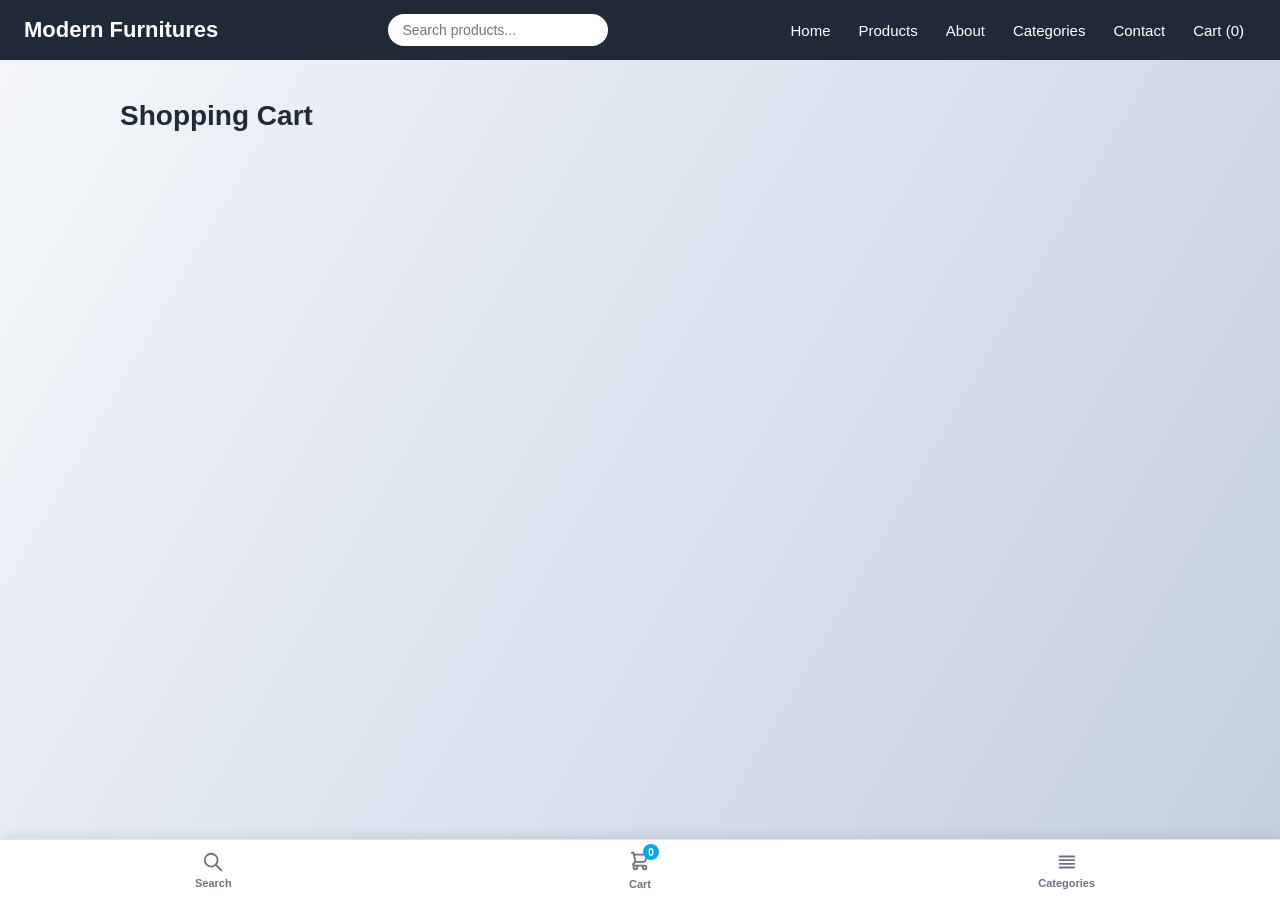
<file: cart.html>
<!DOCTYPE html>
<html lang="en">
<head>
 <meta charset="UTF-8">
 <meta name="viewport" content="width=device-width, initial-scale=1.0">
 <title>Cart - Modern Furnitures</title>
 <link rel="stylesheet" href="style.css?v=3">
 <style>
   .cart-page-wrap { max-width: 1100px; margin: 40px auto; padding: 0 30px; }
   .cart-page-title { font-size: 28px; font-weight: 800; color: #1f2937; margin-bottom: 30px; }
   .cart-layout { display: grid; grid-template-columns: 1fr 340px; gap: 40px; }
   .cart-table-head {
     display: flex; justify-content: space-between;
     padding: 0 0 12px; border-bottom: 1px solid #e5e7eb;
     font-size: 11px; font-weight: 700; color: #9ca3af;
     letter-spacing: 1.5px; text-transform: uppercase;
   }
   .cart-item-row {
     display: flex; align-items: center;
     padding: 18px 0; border-bottom: 1px solid #f3f4f6; gap: 16px;
   }
   .cart-item-row img {
     width: 80px; height: 70px; object-fit: cover;
     border-radius: 8px; background: #f3f4f6;
   }
   .cart-item-info { flex: 1; }
   .cart-item-name { font-size: 14px; font-weight: 600; color: #111; }
   .cart-item-price { font-size: 13px; color: #6b7280; margin-top: 2px; }
   .cart-item-qty {
     display: flex; align-items: center;
     border: 1px solid #d1d5db; border-radius: 20px;
     width: fit-content; overflow: hidden; margin-top: 8px;
   }
   .cart-item-qty button {
     background: none; border: none; width: 32px;
     height: 32px; font-size: 16px; cursor: pointer; color: #374151;
   }
   .cart-item-qty span {
     width: 34px; text-align: center; font-size: 14px;
     font-weight: 600; border-left: 1px solid #e5e7eb;
     border-right: 1px solid #e5e7eb; line-height: 32px;
   }
   .cart-item-total { font-size: 14px; font-weight: 700; color: #111; min-width: 80px; text-align: right; }
   .cart-item-remove {
     background: #fee2e2; border: none; color: #ef4444;
     width: 30px; height: 30px; border-radius: 50%;
     font-size: 14px; cursor: pointer; display: flex;
     align-items: center; justify-content: center;
   }
   .totals-box {
     background: white; border-radius: 12px; padding: 24px;
     box-shadow: 0 2px 12px rgba(0,0,0,0.07);
     position: sticky; top: 80px; height: fit-content;
   }
   .totals-box h3 {
     font-size: 13px; font-weight: 700; color: #9ca3af;
     letter-spacing: 1.5px; margin-bottom: 16px; text-transform: uppercase;
   }
   .coupon-row {
     display: flex; justify-content: space-between; align-items: center;
     padding: 12px 0; border-top: 1px solid #f3f4f6;
     border-bottom: 1px solid #f3f4f6;
     font-size: 14px; color: #374151; cursor: pointer;
   }
   .coupon-inputs { display: none; gap: 8px; padding: 10px 0; border-bottom: 1px solid #f3f4f6; }
   .coupon-inputs.show { display: flex; }
   .coupon-inputs input {
     flex: 1; padding: 8px 12px; border: 1px solid #d1d5db;
     border-radius: 6px; font-size: 13px; outline: none;
   }
   .coupon-inputs button {
     padding: 8px 14px; background: #3b82f6; color: white;
     border: none; border-radius: 6px; font-size: 13px; cursor: pointer;
   }
   .total-row {
     display: flex; justify-content: space-between;
     font-size: 14px; color: #6b7280;
     padding: 10px 0; border-bottom: 1px solid #f9fafb;
   }
   .total-row.final {
     font-size: 16px; font-weight: 700; color: #0ea5e9;
     border-bottom: none; padding-top: 14px;
   }
   .checkout-btn {
     width: 100%; padding: 14px; background: #3b82f6;
     color: white; border: none; border-radius: 8px;
     font-size: 15px; font-weight: 700; cursor: pointer;
     margin-top: 16px; transition: background 0.2s;
   }
   .checkout-btn:hover { background: #2563eb; }
   .empty-cart { text-align: center; padding: 60px 0; color: #9ca3af; font-size: 16px; }
   @media(max-width:768px) { .cart-layout { grid-template-columns: 1fr; } .totals-box { position: static; } }
 </style>
</head>
<body>


<!-- NAVBAR -->
<header class="navbar">
 <button class="hamburger" onclick="toggleMobileMenu()">&#9776;</button>
 <h1 class="logo" onclick="window.location.href='index.html'" style="cursor:pointer;">Modern Furnitures</h1>
 <div class="search-box">
   <input type="text" placeholder="Search products...">
 </div>
 <nav>
   <a href="index.html">Home</a>
   <a href="products.html">Products</a>
   <a href="about.html">About</a>
   <a href="categories.html">Categories</a>
   <a href="contact.html">Contact</a>
   <a href="#" onclick="openCartPanel()">Cart (<span id="cartCount">0</span>)</a>
 </nav>
</header>


<!-- CART FULL PAGE -->
<div class="cart-page-wrap">
 <h2 class="cart-page-title">Shopping Cart</h2>
 <div id="cartFullContent"></div>
</div>


<!-- CART PANEL -->
<div id="cartPanel" class="cart-panel">
 <div class="cart-panel-header">
   <span>SHOPPING CART <span id="cartBadge" class="cart-badge">0</span></span>
   <button onclick="closeCartPanel()">&#10005;</button>
 </div>
 <hr>
 <div id="cartPanelItems" class="cart-panel-items"></div>
 <div class="cart-panel-footer">
   <hr>
   <div class="cart-subtotal">
     <span>SUBTOTAL:</span>
     <span id="cartPanelTotal">QAR 0</span>
   </div>
   <div class="cart-view-link" onclick="window.location.href='cart.html'">VIEW CART</div>
   <button class="cart-checkout-btn" onclick="goCheckoutAll()">CHECKOUT</button>
 </div>
</div>
<div id="cartOverlay" class="cart-overlay" onclick="closeCartPanel()"></div>


<!-- MOBILE BOTTOM NAV -->
<div class="bottom-nav">
 <a href="#" onclick="toggleBottomSearch()">
   <svg fill="none" stroke="currentColor" viewBox="0 0 24 24" width="22" height="22">
     <path stroke-linecap="round" stroke-linejoin="round" stroke-width="2" d="M21 21l-6-6m2-5a7 7 0 11-14 0 7 7 0 0114 0z"/>
   </svg>
   Search
 </a>
 <a href="#" onclick="openCartPanel()">
   <div class="bn-cart-wrap">
     <svg fill="none" stroke="currentColor" viewBox="0 0 24 24" width="22" height="22">
       <path stroke-linecap="round" stroke-linejoin="round" stroke-width="2" d="M3 3h2l.4 2M7 13h10l4-8H5.4M7 13L5.4 5M7 13l-2.293 2.293c-.63.63-.184 1.707.707 1.707H17m0 0a2 2 0 100 4 2 2 0 000-4zm-8 2a2 2 0 11-4 0 2 2 0 014 0z"/>
     </svg>
     <span class="bn-badge" id="bnCartBadge">0</span>
   </div>
   Cart
 </a>
 <a href="categories.html">
   <svg fill="none" stroke="currentColor" viewBox="0 0 24 24" width="22" height="22">
     <path stroke-linecap="round" stroke-linejoin="round" stroke-width="2" d="M4 6h16M4 10h16M4 14h16M4 18h16"/>
   </svg>
   Categories
 </a>
</div>


<script src="script.js?v=3"></script>
<script>
const productImgs = {
 'Sofa': 'https://m.media-amazon.com/images/I/812EhSvR2dL.jpg',
 'Chair': 'https://images.unsplash.com/photo-1567538096630-e0c55bd6374c?w=200&auto=format&fit=crop',
 'Table': 'https://images.unsplash.com/photo-1493663284031-b7e3aefcae8e?w=200&auto=format&fit=crop',
 'Bed': 'https://images.unsplash.com/photo-1505693416388-ac5ce068fe85?w=200&auto=format&fit=crop',
 'L-Shape Sofa': 'https://images.unsplash.com/photo-1555041469-a586c61ea9bc?w=200&auto=format&fit=crop',
 'Wardrobe': 'https://images.unsplash.com/photo-1524758631624-e2822e304c36?w=200&auto=format&fit=crop',
 'Bookshelf': 'https://images.unsplash.com/photo-1524995997946-a1c2e315a42f?w=200&auto=format&fit=crop',
 'Dining Table': 'https://images.unsplash.com/photo-1532372576444-dda954194ad0?w=200&auto=format&fit=crop',
 'Office Chair': 'https://images.unsplash.com/photo-1567538096630-e0c55bd6374c?w=200&auto=format&fit=crop',
 'Coffee Table': 'https://images.unsplash.com/photo-1493663284031-b7e3aefcae8e?w=200&auto=format&fit=crop',
 'TV Stand': 'https://images.unsplash.com/photo-1595428774223-ef52624120d2?w=200&auto=format&fit=crop',
 'Dresser': 'https://images.unsplash.com/photo-1551298370-9d3d53740c72?w=200&auto=format&fit=crop'
};


window.addEventListener('DOMContentLoaded', function() {
 loadCart();
 renderFullCart();
});


function renderFullCart() {
 const box = document.getElementById('cartFullContent');
 const savedCart = JSON.parse(localStorage.getItem('cartData') || '[]');


 if (savedCart.length === 0) {
   box.innerHTML = '<div class="empty-cart">🛒 Your cart is empty.<br><br><a href="products.html" style="color:#3b82f6; font-weight:600;">Continue Shopping</a></div>';
   return;
 }


 let rows = '';
 let subtotal = 0;


 savedCart.forEach((item, index) => {
   const itemTotal = item.price * item.qty;
   subtotal += itemTotal;
   rows += `
     <div class="cart-item-row">
       <img src="${productImgs[item.name] || ''}" alt="${item.name}">
       <div class="cart-item-info">
         <div class="cart-item-name">${item.name}</div>
         <div class="cart-item-price">QAR ${item.price.toLocaleString()}</div>
         <div class="cart-item-qty">
           <button onclick="changeQty(${index},-1)">−</button>
           <span>${item.qty}</span>
           <button onclick="changeQty(${index},1)">+</button>
         </div>
       </div>
       <div class="cart-item-total">QAR ${itemTotal.toLocaleString()}</div>
       <button class="cart-item-remove" onclick="removeItem(${index})">✕</button>
     </div>`;
 });


 const estimated = subtotal + 100;


 box.innerHTML = `
   <div class="cart-layout">
     <div>
       <div class="cart-table-head"><span>PRODUCT</span><span>TOTAL</span></div>
       ${rows}
     </div>
     <div class="totals-box">
       <h3>CART TOTALS</h3>
       <div class="coupon-row" onclick="this.nextElementSibling.classList.toggle('show')">
         <span>Add coupons</span><span>⌄</span>
       </div>
       <div class="coupon-inputs">
         <input type="text" placeholder="Coupon code">
         <button>Apply</button>
       </div>
       <div class="total-row"><span>Subtotal</span><span>QAR ${subtotal.toLocaleString()}</span></div>
       <div class="total-row"><span>Flat rate</span><span>QAR 100</span></div>
       <div class="total-row final"><span>Estimated total</span><span>QAR ${estimated.toLocaleString()}</span></div>
       <button class="checkout-btn" onclick="window.location.href='checkout.html'">Proceed to Checkout</button>
     </div>
   </div>`;
}


function changeQty(index, delta) {
 let savedCart = JSON.parse(localStorage.getItem('cartData') || '[]');
 savedCart[index].qty += delta;
 if (savedCart[index].qty <= 0) savedCart.splice(index, 1);
 localStorage.setItem('cartData', JSON.stringify(savedCart));
 location.reload();
}


function removeItem(index) {
 let savedCart = JSON.parse(localStorage.getItem('cartData') || '[]');
 savedCart.splice(index, 1);
 localStorage.setItem('cartData', JSON.stringify(savedCart));
 location.reload();
}
</script>


</body>
</html>
</file>
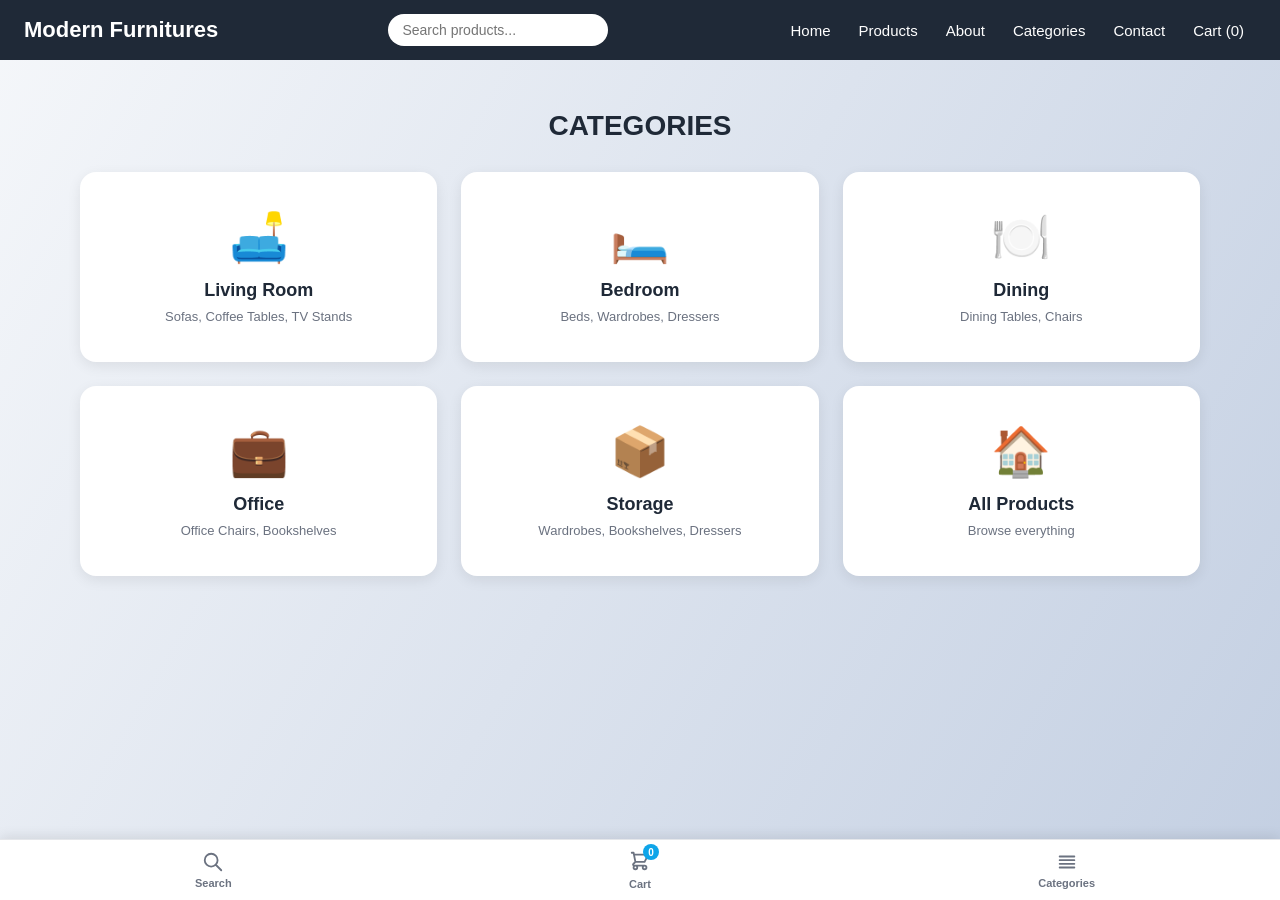
<file: categories.html>
<!DOCTYPE html>
<html lang="en">
<head>
 <meta charset="UTF-8">
 <meta name="viewport" content="width=device-width, initial-scale=1.0">
 <title>Categories - Modern Furnitures</title>
 <link rel="stylesheet" href="style.css?v=3">
 <style>
   .categories-grid {
     display: grid;
     grid-template-columns: repeat(3, 1fr);
     gap: 24px;
     padding: 20px 40px 50px;
     max-width: 1200px;
     margin: 0 auto;
   }
   .category-card {
     background: white;
     border-radius: 16px;
     padding: 36px 20px;
     text-align: center;
     cursor: pointer;
     box-shadow: 0 4px 14px rgba(0,0,0,0.08);
     transition: transform 0.2s, box-shadow 0.2s, border-color 0.2s;
     border: 2px solid transparent;
   }
   .category-card:hover {
     transform: translateY(-6px);
     box-shadow: 0 10px 28px rgba(59,130,246,0.2);
     border-color: #3b82f6;
   }
   .cat-icon { font-size: 48px; margin-bottom: 14px; }
   .category-card h3 { font-size: 18px; font-weight: 700; color: #1f2937; margin-bottom: 8px; }
   .category-card p { font-size: 13px; color: #6b7280; }
   @media(max-width:768px) {
     .categories-grid { grid-template-columns: repeat(2, 1fr); gap: 14px; padding: 12px; }
     .cat-icon { font-size: 36px; }
     .category-card { padding: 24px 14px; }
   }
 </style>
</head>
<body>


<!-- NAVBAR -->
<header class="navbar">
 <button class="hamburger" onclick="toggleMobileMenu()">&#9776;</button>
 <h1 class="logo" onclick="window.location.href='index.html'" style="cursor:pointer;">Modern Furnitures</h1>
 <div class="search-box">
   <input type="text" placeholder="Search products...">
 </div>
 <nav>
   <a href="index.html">Home</a>
   <a href="products.html">Products</a>
   <a href="about.html">About</a>
   <a href="categories.html">Categories</a>
   <a href="contact.html">Contact</a>
   <a href="#" onclick="openCartPanel()">Cart (<span id="cartCount">0</span>)</a>
 </nav>
</header>


<!-- CATEGORIES -->
<section style="padding-top: 20px;">
 <h2 class="section-title">CATEGORIES</h2>
 <div class="categories-grid">


   <div class="category-card" onclick="window.location.href='categories/living-room.html'">
     <div class="cat-icon">🛋️</div>
     <h3>Living Room</h3>
     <p>Sofas, Coffee Tables, TV Stands</p>
   </div>

   <div class="category-card" onclick="window.location.href='categories/bedroom.html'">
     <div class="cat-icon">🛏️</div>
     <h3>Bedroom</h3>
     <p>Beds, Wardrobes, Dressers</p>
   </div>

   <div class="category-card" onclick="window.location.href='categories/dining.html'">
     <div class="cat-icon">🍽️</div>
     <h3>Dining</h3>
     <p>Dining Tables, Chairs</p>
   </div>

   <div class="category-card" onclick="window.location.href='categories/office.html'">
     <div class="cat-icon">💼</div>
     <h3>Office</h3>
     <p>Office Chairs, Bookshelves</p>
   </div>

   <div class="category-card" onclick="window.location.href='categories/storage.html'">
     <div class="cat-icon">📦</div>
     <h3>Storage</h3>
     <p>Wardrobes, Bookshelves, Dressers</p>
   </div>

   <div class="category-card" onclick="window.location.href='products.html'">
     <div class="cat-icon">🏠</div>
     <h3>All Products</h3>
     <p>Browse everything</p>
   </div>


 </div>
</section>


<!-- CART PANEL -->
<div id="cartPanel" class="cart-panel">
 <div class="cart-panel-header">
   <span>SHOPPING CART <span id="cartBadge" class="cart-badge">0</span></span>
   <button onclick="closeCartPanel()">&#10005;</button>
 </div>
 <hr>
 <div id="cartPanelItems" class="cart-panel-items"></div>
 <div class="cart-panel-footer">
   <hr>
   <div class="cart-subtotal">
     <span>SUBTOTAL:</span>
     <span id="cartPanelTotal">QAR 0</span>
   </div>
   <div class="cart-view-link" onclick="window.location.href='cart.html'">VIEW CART</div>
   <button class="cart-checkout-btn" onclick="goCheckoutAll()">CHECKOUT</button>
 </div>
</div>
<div id="cartOverlay" class="cart-overlay" onclick="closeCartPanel()"></div>


<!-- MOBILE BOTTOM NAV -->
<div class="bottom-nav">
 <a href="#" onclick="toggleBottomSearch()">
   <svg fill="none" stroke="currentColor" viewBox="0 0 24 24" width="22" height="22">
     <path stroke-linecap="round" stroke-linejoin="round" stroke-width="2" d="M21 21l-6-6m2-5a7 7 0 11-14 0 7 7 0 0114 0z"/>
   </svg>
   Search
 </a>
 <a href="#" onclick="openCartPanel()">
   <div class="bn-cart-wrap">
     <svg fill="none" stroke="currentColor" viewBox="0 0 24 24" width="22" height="22">
       <path stroke-linecap="round" stroke-linejoin="round" stroke-width="2" d="M3 3h2l.4 2M7 13h10l4-8H5.4M7 13L5.4 5M7 13l-2.293 2.293c-.63.63-.184 1.707.707 1.707H17m0 0a2 2 0 100 4 2 2 0 000-4zm-8 2a2 2 0 11-4 0 2 2 0 014 0z"/>
     </svg>
     <span class="bn-badge" id="bnCartBadge">0</span>
   </div>
   Cart
 </a>
 <a href="categories.html">
   <svg fill="none" stroke="currentColor" viewBox="0 0 24 24" width="22" height="22">
     <path stroke-linecap="round" stroke-linejoin="round" stroke-width="2" d="M4 6h16M4 10h16M4 14h16M4 18h16"/>
   </svg>
   Categories
 </a>
</div>


<script src="script.js?v=3"></script>
<script>
 window.addEventListener('DOMContentLoaded', function() {
   loadCart();
 });
</script>


</body>
</html>
</file>
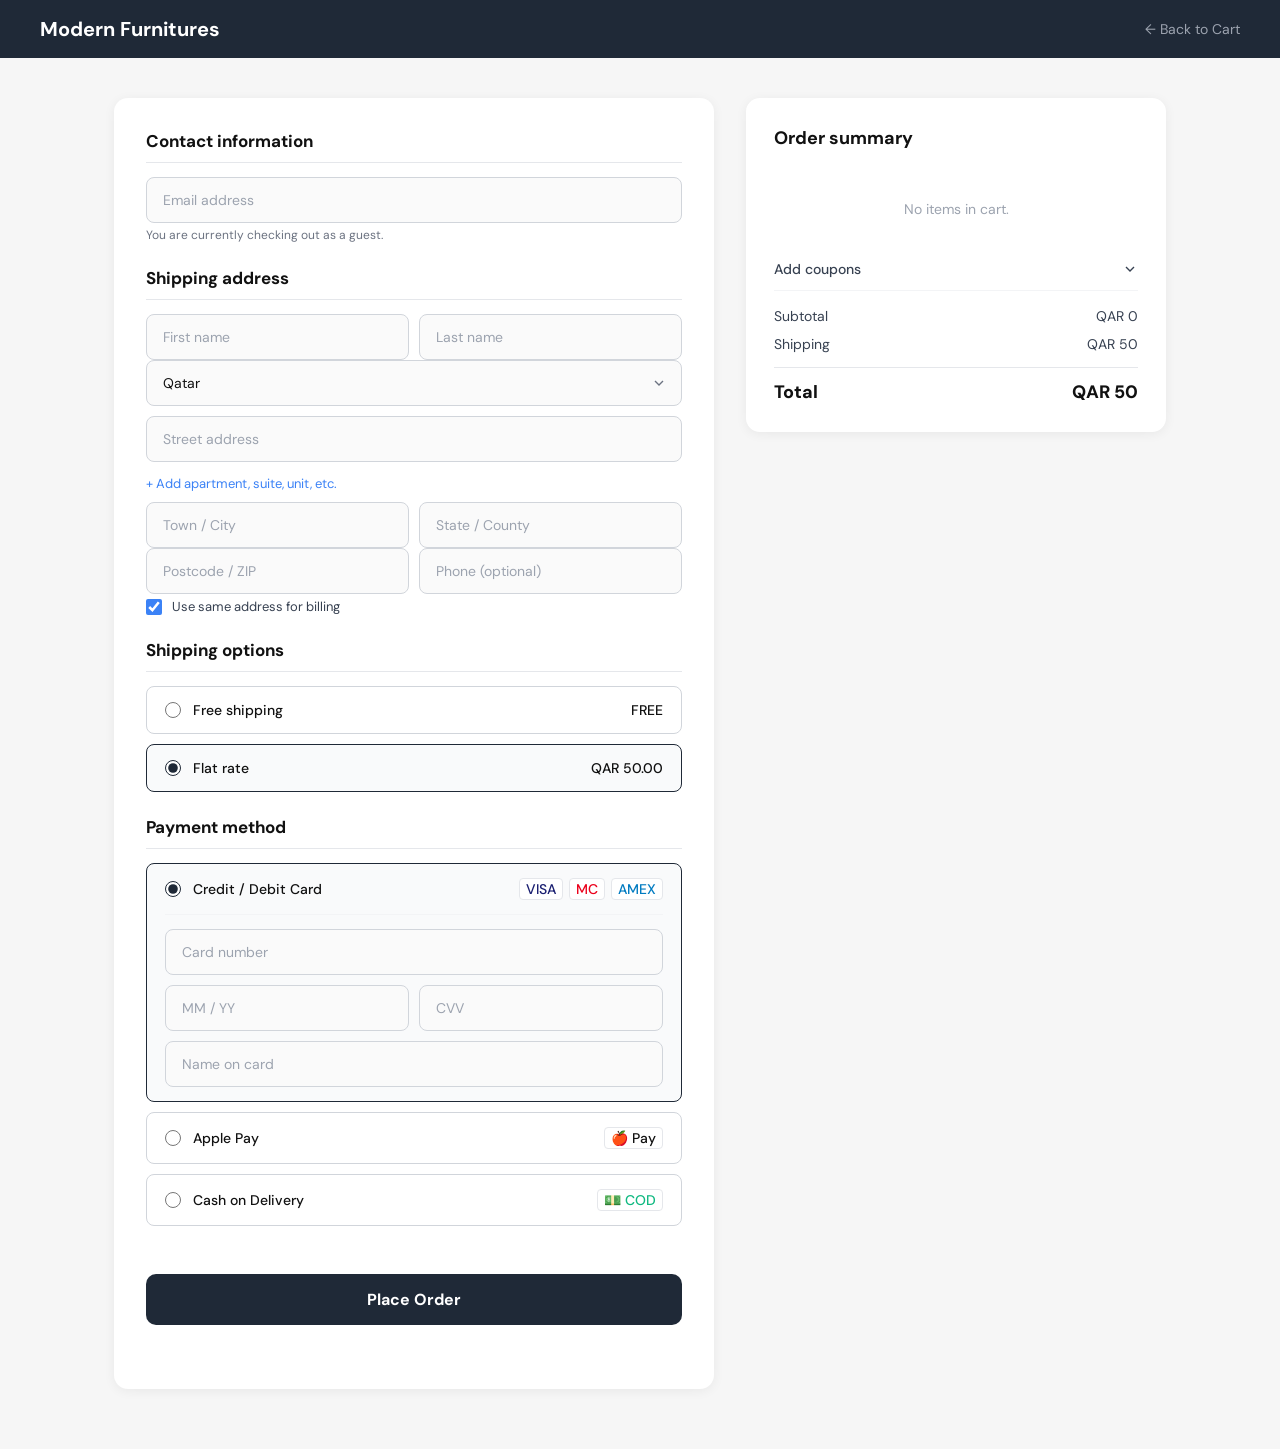
<file: checkout.html>
<!DOCTYPE html>
<html lang="en">
<head>
<meta charset="UTF-8">
<meta name="viewport" content="width=device-width, initial-scale=1.0">
<title>Checkout – Modern Furnitures</title>
<link href="https://fonts.googleapis.com/css2?family=DM+Sans:wght@400;500;600;700&display=swap" rel="stylesheet">
<style>
*, *::before, *::after { box-sizing: border-box; margin: 0; padding: 0; }
body { font-family: 'DM Sans', sans-serif; background: #f6f6f6; color: #1a1a1a; min-height: 100vh; }
.checkout-header { background: #1f2937; padding: 16px 40px; display: flex; align-items: center; justify-content: space-between; }
.checkout-header .logo { color: white; font-size: 20px; font-weight: 700; text-decoration: none; }
.checkout-header .back-btn { color: #9ca3af; font-size: 14px; text-decoration: none; display: flex; align-items: center; gap: 6px; transition: color 0.2s; }
.checkout-header .back-btn:hover { color: white; }
.checkout-wrapper { max-width: 1100px; margin: 0 auto; padding: 40px 24px 60px; display: grid; grid-template-columns: 1fr 420px; gap: 32px; align-items: start; }
.form-card { background: white; border-radius: 14px; padding: 32px; box-shadow: 0 2px 12px rgba(0,0,0,0.06); }
.form-group { margin-bottom: 24px; }
.form-group-title { font-size: 17px; font-weight: 700; color: #111; margin-bottom: 14px; padding-bottom: 10px; border-bottom: 1px solid #e5e7eb; }
.input-field { width: 100%; padding: 13px 16px; border: 1.5px solid #d1d5db; border-radius: 8px; font-size: 14px; font-family: 'DM Sans', sans-serif; color: #111; background: #fafafa; outline: none; transition: border-color 0.2s; margin-bottom: 10px; }
.input-field:focus { border-color: #3b82f6; background: white; }
.input-field::placeholder { color: #9ca3af; }
.input-row { display: grid; grid-template-columns: 1fr 1fr; gap: 10px; }
.input-row .input-field { margin-bottom: 0; }
select.input-field { appearance: none; background-image: url("data:image/svg+xml,%3Csvg xmlns='http://www.w3.org/2000/svg' width='16' height='16' viewBox='0 0 24 24' fill='none' stroke='%236b7280' stroke-width='2'%3E%3Cpolyline points='6 9 12 15 18 9'%3E%3C/polyline%3E%3C/svg%3E"); background-repeat: no-repeat; background-position: right 14px center; padding-right: 40px; cursor: pointer; }
.hint-text { font-size: 12px; color: #6b7280; margin-top: -6px; margin-bottom: 10px; display: block; }
.apt-link { font-size: 13px; color: #3b82f6; cursor: pointer; text-decoration: none; display: inline-block; margin-bottom: 10px; }
.checkbox-row { display: flex; align-items: center; gap: 10px; margin-top: 4px; }
.checkbox-row input[type="checkbox"] { width: 16px; height: 16px; cursor: pointer; accent-color: #3b82f6; }
.checkbox-row label { font-size: 13px; color: #374151; cursor: pointer; }
.shipping-options { display: flex; flex-direction: column; gap: 10px; }
.shipping-option { border: 1.5px solid #d1d5db; border-radius: 8px; padding: 14px 18px; display: flex; align-items: center; justify-content: space-between; cursor: pointer; transition: border-color 0.2s; }
.shipping-option:has(input:checked) { border-color: #1f2937; background: #f9fafb; }
.shipping-option-left { display: flex; align-items: center; gap: 12px; }
.shipping-option input[type="radio"] { accent-color: #1f2937; width: 16px; height: 16px; }
.shipping-option span { font-size: 14px; font-weight: 500; color: #111; }
.shipping-price { font-size: 14px; color: #6b7280; font-weight: 500; }
.place-order-btn { width: 100%; padding: 15px; background: #1f2937; color: white; border: none; border-radius: 10px; font-size: 16px; font-weight: 700; cursor: pointer; margin-top: 24px; transition: background 0.2s; font-family: 'DM Sans', sans-serif; }
.place-order-btn:hover { background: #111827; }
#orderMsg { text-align: center; font-size: 14px; margin-top: 12px; min-height: 20px; font-weight: 500; }
.order-summary { background: white; border-radius: 14px; padding: 28px; box-shadow: 0 2px 12px rgba(0,0,0,0.06); position: sticky; top: 24px; }
.order-summary h3 { font-size: 18px; font-weight: 700; margin-bottom: 20px; color: #111; }
.order-item { display: flex; gap: 14px; align-items: flex-start; margin-bottom: 18px; padding-bottom: 18px; border-bottom: 1px solid #f3f4f6; }
.order-item-img { width: 56px; height: 56px; border-radius: 8px; object-fit: cover; background: #f3f4f6; flex-shrink: 0; border: 1px solid #e5e7eb; }
.order-item-info { flex: 1; }
.order-item-info .item-name { font-size: 13px; font-weight: 600; color: #111; margin-bottom: 4px; }
.order-item-info .item-meta { font-size: 12px; color: #6b7280; }
.order-item-price { font-size: 14px; font-weight: 700; color: #111; white-space: nowrap; }
.coupon-row { display: flex; align-items: center; justify-content: space-between; padding: 12px 0; border-bottom: 1px solid #f3f4f6; cursor: pointer; color: #374151; font-size: 14px; font-weight: 500; user-select: none; }
.coupon-input-row { display: none; gap: 8px; padding: 10px 0; border-bottom: 1px solid #f3f4f6; }
.coupon-input-row.open { display: flex; }
.coupon-input-row input { flex: 1; padding: 9px 12px; border: 1.5px solid #d1d5db; border-radius: 6px; font-size: 13px; outline: none; font-family: 'DM Sans', sans-serif; }
.coupon-input-row button { padding: 9px 16px; background: #1f2937; color: white; border: none; border-radius: 6px; font-size: 13px; cursor: pointer; }
.totals { padding-top: 16px; display: flex; flex-direction: column; gap: 10px; }
.total-row { display: flex; justify-content: space-between; font-size: 14px; color: #374151; }
.total-row.grand { font-size: 18px; font-weight: 800; color: #111; padding-top: 12px; border-top: 1px solid #e5e7eb; margin-top: 4px; }
.payment-options { display: flex; flex-direction: column; gap: 10px; }
.payment-option { border: 1.5px solid #d1d5db; border-radius: 8px; padding: 14px 18px; cursor: pointer; transition: border-color 0.2s; }
.payment-option:has(input:checked) { border-color: #1f2937; background: #f9fafb; }
.payment-option-top { display: flex; align-items: center; justify-content: space-between; }
.payment-option-left { display: flex; align-items: center; gap: 12px; }
.payment-option input[type="radio"] { accent-color: #1f2937; width: 16px; height: 16px; }
.payment-option span { font-size: 14px; font-weight: 500; color: #111; }
.payment-icons { display: flex; gap: 6px; align-items: center; }
.pay-icon { height: 22px; border-radius: 4px; border: 1px solid #e5e7eb; background: white; padding: 2px 6px; font-size: 11px; font-weight: 700; display: flex; align-items: center; }
.pay-icon.visa { color: #1a1f71; }
.pay-icon.mc { color: #eb001b; }
.pay-icon.amex { color: #007bc1; }
.card-fields { display: none; flex-direction: column; gap: 10px; margin-top: 14px; padding-top: 14px; border-top: 1px solid #f3f4f6; }
.card-fields.open { display: flex; }
.card-fields .input-field { margin-bottom: 0; }
.empty-cart { text-align: center; padding: 30px 0; color: #9ca3af; font-size: 14px; }
@media(max-width:820px) { .checkout-wrapper { grid-template-columns: 1fr; } .order-summary { position: static; } }
@media(max-width:480px) { .input-row { grid-template-columns: 1fr; } .form-card { padding: 20px; } .checkout-wrapper { padding: 20px 16px 40px; } }
</style>
</head>
<body>


<!-- HEADER -->
<div class="checkout-header">
 <a class="logo" href="index.html">Modern Furnitures</a>
 <a class="back-btn" href="cart.html">← Back to Cart</a>
</div>


<!-- MAIN -->
<div class="checkout-wrapper">


 <!-- LEFT: FORM -->
 <div class="form-card">


   <!-- Contact -->
   <div class="form-group">
     <div class="form-group-title">Contact information</div>
     <input class="input-field" type="email" id="custEmail" placeholder="Email address">
     <span class="hint-text">You are currently checking out as a guest.</span>
   </div>


   <!-- Shipping Address -->
   <div class="form-group">
     <div class="form-group-title">Shipping address</div>
     <div class="input-row">
       <input class="input-field" type="text" id="custFirstName" placeholder="First name">
       <input class="input-field" type="text" id="custLastName" placeholder="Last name">
     </div>
     <select class="input-field" id="custCountry">
       <option value="QA">Qatar</option>
       <option value="AE">United Arab Emirates</option>
       <option value="SA">Saudi Arabia</option>
       <option value="KW">Kuwait</option>
       <option value="BH">Bahrain</option>
       <option value="OM">Oman</option>
     </select>
     <input class="input-field" type="text" id="custStreet" placeholder="Street address">
     <a class="apt-link" onclick="toggleApt()">+ Add apartment, suite, unit, etc.</a>
     <input class="input-field" type="text" id="custApt" placeholder="Apartment, suite, unit, etc." style="display:none;">
     <div class="input-row">
       <input class="input-field" type="text" id="custCity" placeholder="Town / City">
       <input class="input-field" type="text" id="custState" placeholder="State / County">
     </div>
     <div class="input-row">
       <input class="input-field" type="text" id="custZip" placeholder="Postcode / ZIP">
       <input class="input-field" type="tel" id="custPhone" placeholder="Phone (optional)">
     </div>
     <div class="checkbox-row">
       <input type="checkbox" id="sameBilling" checked onchange="toggleBilling()">
       <label for="sameBilling">Use same address for billing</label>
     </div>
   </div>

   <!-- Billing Address (hidden by default) -->
   <div class="form-group" id="billingSection" style="display:none;">
     <div class="form-group-title">Billing address</div>
     <div class="input-row">
       <input class="input-field" type="text" id="billFirstName" placeholder="First name">
       <input class="input-field" type="text" id="billLastName" placeholder="Last name">
     </div>
     <select class="input-field" id="billCountry">
       <option value="QA">Qatar</option>
       <option value="AE">United Arab Emirates</option>
       <option value="SA">Saudi Arabia</option>
       <option value="KW">Kuwait</option>
       <option value="BH">Bahrain</option>
       <option value="OM">Oman</option>
     </select>
     <input class="input-field" type="text" id="billStreet" placeholder="Street address">
     <a class="apt-link" id="billAptToggle" onclick="toggleBillApt()">+ Add apartment, suite, unit, etc.</a>
     <div id="billAptWrap" style="display:none;">
       <input class="input-field" type="text" id="billApt" placeholder="Apartment, suite, unit, etc.">
     </div>
     <div class="input-row">
       <input class="input-field" type="text" id="billCity" placeholder="Town / City">
       <input class="input-field" type="text" id="billState" placeholder="State / County">
     </div>
     <div class="input-row">
       <input class="input-field" type="text" id="billZip" placeholder="Postcode / ZIP">
       <input class="input-field" type="tel" id="billPhone" placeholder="Phone (optional)">
     </div>
   </div>

   <!-- Shipping Options -->
   <div class="form-group">
     <div class="form-group-title">Shipping options</div>
     <div class="shipping-options">
       <label class="shipping-option">
         <div class="shipping-option-left">
           <input type="radio" name="shipping" value="free" onchange="updateShipping(0)">
           <span>Free shipping</span>
         </div>
         <span class="shipping-price">FREE</span>
       </label>
       <label class="shipping-option">
         <div class="shipping-option-left">
           <input type="radio" name="shipping" value="flat" checked onchange="updateShipping(50)">
           <span>Flat rate</span>
         </div>
         <span class="shipping-price">QAR 50.00</span>
       </label>
     </div>
   </div>


   <!-- Payment -->
   <div class="form-group">
     <div class="form-group-title">Payment method</div>
     <div class="payment-options">
       <label class="payment-option">
         <div class="payment-option-top">
           <div class="payment-option-left">
             <input type="radio" name="payment" value="card" checked onchange="toggleCardFields(true)">
             <span>Credit / Debit Card</span>
           </div>
           <div class="payment-icons">
             <span class="pay-icon visa">VISA</span>
             <span class="pay-icon mc">MC</span>
             <span class="pay-icon amex">AMEX</span>
           </div>
         </div>
         <div class="card-fields open" id="cardFields">
           <input class="input-field" type="text" id="cardNumber" placeholder="Card number" maxlength="19" oninput="formatCard(this)">
           <div class="input-row">
             <input class="input-field" type="text" id="cardExpiry" placeholder="MM / YY" maxlength="7" oninput="formatExpiry(this)">
             <input class="input-field" type="text" id="cardCvv" placeholder="CVV" maxlength="4">
           </div>
           <input class="input-field" type="text" id="cardName" placeholder="Name on card">
         </div>
       </label>
       <label class="payment-option">
         <div class="payment-option-top">
           <div class="payment-option-left">
             <input type="radio" name="payment" value="apple" onchange="toggleCardFields(false)">
             <span>Apple Pay</span>
           </div>
           <div class="payment-icons">
             <span class="pay-icon">🍎 Pay</span>
           </div>
         </div>
       </label>
       <label class="payment-option">
         <div class="payment-option-top">
           <div class="payment-option-left">
             <input type="radio" name="payment" value="cod" onchange="toggleCardFields(false)">
             <span>Cash on Delivery</span>
           </div>
           <div class="payment-icons">
             <span class="pay-icon" style="color:#10b981;">💵 COD</span>
           </div>
         </div>
       </label>
     </div>
   </div>


   <button class="place-order-btn" onclick="placeOrder()">Place Order</button>
   <p id="orderMsg"></p>
 </div>


 <!-- RIGHT: ORDER SUMMARY -->
 <div class="order-summary">
   <h3>Order summary</h3>
   <div id="summaryItems"><div class="empty-cart">No items in cart.</div></div>
   <div class="coupon-row" onclick="toggleCoupon()">
     <span>Add coupons</span>
     <svg width="16" height="16" viewBox="0 0 24 24" fill="none" stroke="currentColor" stroke-width="2"><polyline points="6 9 12 15 18 9"/></svg>
   </div>
   <div class="coupon-input-row" id="couponRow">
     <input type="text" id="couponCode" placeholder="Enter coupon code">
     <button onclick="applyCoupon()">Apply</button>
   </div>
   <div class="totals">
     <div class="total-row"><span>Subtotal</span><span id="summarySubtotal">QAR 0</span></div>
     <div class="total-row"><span>Shipping</span><span id="summaryShipping">QAR 50</span></div>
     <div class="total-row grand"><span>Total</span><span id="summaryTotal">QAR 0</span></div>
   </div>
 </div>


</div>


<script>
let shippingCost = 50;
let subtotal = 0;


const productImgs = {
 'Sofa': 'https://m.media-amazon.com/images/I/812EhSvR2dL.jpg',
 'Table': 'https://images.unsplash.com/photo-1493663284031-b7e3aefcae8e?w=200&auto=format&fit=crop',
 'Bed': 'https://images.unsplash.com/photo-1505693416388-ac5ce068fe85?w=200&auto=format&fit=crop',
 'L-Shape Sofa': 'https://images.unsplash.com/photo-1555041469-a586c61ea9bc?w=200&auto=format&fit=crop',
 'Wardrobe': 'https://images.unsplash.com/photo-1524758631624-e2822e304c36?w=200&auto=format&fit=crop',
 'Bookshelf': 'https://images.unsplash.com/photo-1524995997946-a1c2e315a42f?w=200&auto=format&fit=crop',
 'Dining Table': 'https://images.unsplash.com/photo-1532372576444-dda954194ad0?w=200&auto=format&fit=crop',
 'Office Chair': 'https://images.unsplash.com/photo-1567538096630-e0c55bd6374c?w=200&auto=format&fit=crop',
 'Coffee Table': 'https://images.unsplash.com/photo-1493663284031-b7e3aefcae8e?w=200&auto=format&fit=crop',
 'TV Stand': 'https://images.unsplash.com/photo-1595428774223-ef52624120d2?w=200&auto=format&fit=crop',
 'Dresser': 'https://images.unsplash.com/photo-1551298370-9d3d53740c72?w=200&auto=format&fit=crop',
 'Nightstand': 'https://www.littletreestore.com/cdn/shop/files/71d-5MLTqoL._AC_SL1500.jpg?v=1718770605&width=1500',
 'Recliner': 'https://encrypted-tbn0.gstatic.com/images?q=tbn:ANd9GcR_G8gU74wFbRfo66d4Dq8oWAw-jedDpHKG9Q&s',
 'Study Desk': 'https://urbanmood.sg/cdn/shop/products/LEX1.jpg?v=1573450563',
 'Ottoman': 'https://www.rowenandwren.co.uk/cdn/shop/files/240520_Rowen_Wren_AW24Core_S10_ElbertOttoman_RustLinen_073.jpg?v=1726062631',
 'Shoe Cabinet': 'https://qmax.qa/cdn/shop/files/8_33b22f8a-f155-4ae4-ac9e-f9381edf57fe.png?v=1756346355',
 'Display Cabinet': 'https://images-cdn.ubuy.co.in/63684aed59ee4b2f334b6b54-famapy-display-cabinet-with-glass-doors.jpg',
 'Bunk Bed': 'https://encrypted-tbn0.gstatic.com/images?q=tbn:ANd9GcSWbZKXOEWUOPuGQOzq9mXvJxp5MHj75elgrQ&s',
 'Armchair': 'https://www.ikea.com/qa/en/images/products/herrakra-armchair-diseroed-dark-yellow__1213666_pe911202_s5.jpg?f=s',
 'Bar Stool': 'https://furniture123.co.uk/Images/780797752MCE005_2_8125575_Supersize.jpg?v=59',
 'Side Table':'https://ak1.ostkcdn.com/images/products/is/images/direct/513af267c7375ddcc9e6dec74993193347faf9d7/Narrow-Side-Table-White-Gold-Side-Table-C-Shaped-End-Table-Modern-Bedside-Table-Small-Side-Table-for-Couch-Living-Room.jpg?impolicy=medium',
 'Console Table': 'https://www.humphreymunson.co.uk/app/uploads/2023/10/Humphrey-Munson-_-Handford-Console-Table-_-Portobello-oak-finish1.jpg',
};


window.addEventListener('load', () => {
 const cartData = JSON.parse(localStorage.getItem('cartData') || '[]');
 const summaryItems = document.getElementById('summaryItems');


 if (cartData.length === 0) {
   summaryItems.innerHTML = '<div class="empty-cart">No items in cart.</div>';
   updateTotals();
   return;
 }


 subtotal = 0;
 summaryItems.innerHTML = '';


cartData.forEach((item, index) => {
   const itemTotal = item.price * item.qty;
   subtotal += itemTotal;
   summaryItems.innerHTML += `
     <div class="order-item" id="orderItem${index}">
       <img class="order-item-img" src="${productImgs[item.name] || ''}" alt="${item.name}">
       <div class="order-item-info">
         <div class="item-name">${item.name}</div>
         <div class="item-meta">Qty: ${item.qty}</div>
       </div>
       <div class="order-item-price">QAR ${itemTotal.toLocaleString()}</div>
       <button onclick="removeCheckoutItem(${index})" style="
         background:#fee2e2;
         border:none;
         color:#ef4444;
         width:30px;
         height:30px;
         border-radius:50%;
         font-size:16px;
         cursor:pointer;
         display:flex;
         align-items:center; 
         justify-content:center;
         flex-shrink:0;
       ">❌</button>
     </div>`;
 });
 updateTotals();
});


function updateShipping(cost) {
 shippingCost = cost;
 document.getElementById('summaryShipping').innerText = cost === 0 ? 'FREE' : 'QAR ' + cost;
 updateTotals();
}


function updateTotals() {
 document.getElementById('summarySubtotal').innerText = 'QAR ' + subtotal.toLocaleString();
 document.getElementById('summaryTotal').innerText = 'QAR ' + (subtotal + shippingCost).toLocaleString();
}


function toggleApt() {
 const apt = document.getElementById('custApt');
 apt.style.display = apt.style.display === 'none' ? 'block' : 'none';
}


function toggleCoupon() {
 document.getElementById('couponRow').classList.toggle('open');
}


function applyCoupon() {
 const code = document.getElementById('couponCode').value.trim();
 alert(code ? `Coupon "${code}" applied!` : 'Please enter a coupon code.');
}


function toggleCardFields(show) {
 document.getElementById('cardFields').className = show ? 'card-fields open' : 'card-fields';
}


function formatCard(el) {
 let v = el.value.replace(/\D/g, '').substring(0, 16);
 el.value = v.replace(/(.{4})/g, '$1 ').trim();
}


function formatExpiry(el) {
 let v = el.value.replace(/\D/g, '').substring(0, 4);
 if (v.length >= 2) v = v.substring(0,2) + ' / ' + v.substring(2);
 el.value = v;
}

function toggleBilling() {
  const checked = document.getElementById('sameBilling').checked;
  const section = document.getElementById('billingSection');
  if (section) section.style.display = checked ? 'none' : 'block';
}

function toggleApt() {
  const apt = document.getElementById('custApt');
  apt.style.display = apt.style.display === 'none' ? 'block' : 'none';
}

function toggleBillApt() {
  const wrap = document.getElementById('billAptWrap');
  wrap.style.display = wrap.style.display === 'none' ? 'block' : 'none';
}
function removeCheckoutItem(index) {
 let cartData = JSON.parse(localStorage.getItem('cartData') || '[]');
 cartData.splice(index, 1);
 localStorage.setItem('cartData', JSON.stringify(cartData));
 location.reload();
}


async function placeOrder() {
  const email   = document.getElementById('custEmail').value.trim();
  const first   = document.getElementById('custFirstName').value.trim();
  const last    = document.getElementById('custLastName').value.trim();
  const street  = document.getElementById('custStreet').value.trim();
  const city    = document.getElementById('custCity').value.trim();
  const state   = document.getElementById('custState').value.trim();
  const zip     = document.getElementById('custZip').value.trim();
  const phone   = document.getElementById('custPhone').value.trim();
  const country = document.getElementById('custCountry').value;
  const msg     = document.getElementById('orderMsg');

  const shippingVal = document.querySelector('input[name="shipping"]:checked');
  const payMethod   = document.querySelector('input[name="payment"]:checked').value;

  // ── Validation ──
  if (!email || !first || !last || !street || !city) {
    msg.style.color = '#ef4444';
    msg.innerText   = 'Please fill in all required fields ❌';
    return;
  }

  if (payMethod === 'card') {
    const cardNum = document.getElementById('cardNumber').value.trim();
    const expiry  = document.getElementById('cardExpiry').value.trim();
    const cvv     = document.getElementById('cardCvv').value.trim();
    const name    = document.getElementById('cardName').value.trim();
    if (!cardNum || !expiry || !cvv || !name) {
      msg.style.color = '#ef4444';
      msg.innerText   = 'Please fill in all card details ❌';
      return;
    }
  }

  // ── Collect billing address ──
  const sameBilling = document.getElementById('sameBilling').checked;
  const billing = sameBilling ? null : {
    firstName : document.getElementById('billFirstName').value.trim(),
    lastName  : document.getElementById('billLastName').value.trim(),
    street    : document.getElementById('billStreet').value.trim(),
    city      : document.getElementById('billCity').value.trim(),
    state     : document.getElementById('billState').value.trim(),
    zip       : document.getElementById('billZip').value.trim(),
    country   : document.getElementById('billCountry').value,
    phone     : document.getElementById('billPhone').value.trim(),
  };

  // ── Validate billing if separate ──
  if (!sameBilling && (!billing.firstName || !billing.street || !billing.city)) {
    msg.style.color = '#ef4444';
    msg.innerText   = 'Please fill in all billing address fields ❌';
    return;
  }

  // ── Save order info to localStorage ──
  const orderInfo = {
    firstName : first,
    lastName  : last,
    email     : email,
    phone     : phone,
    street    : street,
    city      : city,
    state     : state,
    zip       : zip,
    country   : country,
    shipping  : shippingVal ? shippingVal.value : 'flat',
    payment   : payMethod,
    sameBilling,
    billing,
  };
  localStorage.setItem('orderInfo', JSON.stringify(orderInfo));

  // ── POST order to backend ──
  const cartData = JSON.parse(localStorage.getItem('cartData') || '[]');
  const token    = localStorage.getItem('token');
  try {
    const res    = await fetch('https://modernfurnitures-backend.onrender.com/api/orders', {
      method: 'POST',
      headers: { 'Content-Type': 'application/json', ...(token ? { 'Authorization': 'Bearer ' + token } : {}) },
      body: JSON.stringify({ orderInfo, cartData })
    });
    const result = await res.json();
    if (!res.ok) {
      msg.style.color = '#ef4444';
      msg.innerText   = result.error || 'Failed to place order ❌';
      return;
    }
    if (result.orderId) {
      localStorage.setItem('orderId', result.orderId);
      sessionStorage.setItem('orderId', result.orderId);
    }
  } catch(e) { /* backend offline — still redirect so UX works */ }

  msg.style.color = '#10b981';
  msg.innerText   = '🎉 Order confirmed! Redirecting to your invoice...';

  setTimeout(() => {
    window.location.href = 'bill.html';
  }, 1500);
}
</script>

</body>
</html>
</file>
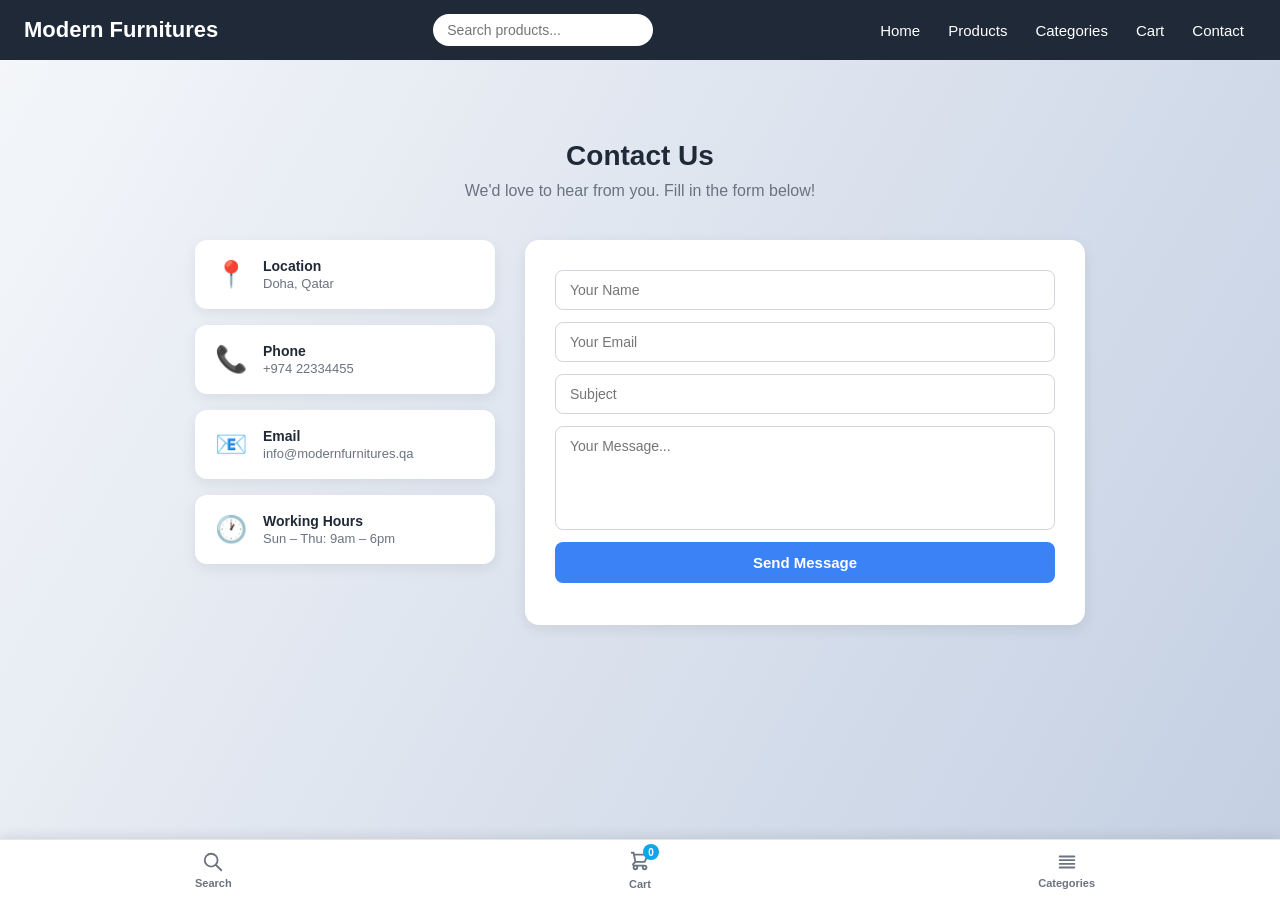
<file: contact.html>
<!DOCTYPE html>
<html lang="en">
<head>
<meta charset="UTF-8">
<meta name="viewport" content="width=device-width, initial-scale=1.0">
<title>Contact - Modern Furnitures</title>
<link rel="stylesheet" href="style.css?v=3">
</head>
<body>




<!-- NAVBAR -->
<header class="navbar">
<button class="hamburger" onclick="toggleMobileMenu()">&#9776;</button>
<h1 class="logo" onclick="window.location.href='index.html'" style="cursor:pointer;">Modern Furnitures</h1>
<div class="search-box">
  <input type="text" placeholder="Search products...">
</div>
<nav>
  <a href="index.html">Home</a>
  <a href="products.html">Products</a>
  <a href="categories.html">Categories</a>
  <a href="cart.html">Cart</a>
  <a href="contact.html">Contact</a>
</nav>
</header>




<!-- CONTACT -->
<section class="contact">
<h2 class="section-title">Contact Us</h2>
<p class="contact-sub">We'd love to hear from you. Fill in the form below!</p>
 <div class="contact-wrapper">
  <div class="contact-info">
    <div class="info-card">
      <span>📍</span>
      <div><h4>Location</h4><p>Doha, Qatar</p></div>
    </div>
    <div class="info-card">
      <span>📞</span>
      <div><h4>Phone</h4><p>+974 22334455</p></div>
    </div>
    <div class="info-card">
      <span>📧</span>
      <div><h4>Email</h4><p>info@modernfurnitures.qa</p></div>
    </div>
    <div class="info-card">
      <span>🕐</span>
      <div><h4>Working Hours</h4><p>Sun – Thu: 9am – 6pm</p></div>
    </div>
  </div>




  <form class="contact-form" onsubmit="submitContact(event)">
    <input type="text" id="contactName" placeholder="Your Name" required>
    <input type="email" id="contactEmail" placeholder="Your Email" required>
    <input type="text" id="contactSubject" placeholder="Subject">
    <textarea id="contactMessage" placeholder="Your Message..." rows="5" required></textarea>
    <button type="submit">Send Message</button>
    <p id="contactMsg"></p>
  </form>
</div>
</section>




<script src="script.js?v=3"></script>


<!-- MOBILE BOTTOM NAV -->
<div class="bottom-nav">
 <a href="#" onclick="toggleBottomSearch()">
   <svg fill="none" stroke="currentColor" viewBox="0 0 24 24" width="22" height="22">
     <path stroke-linecap="round" stroke-linejoin="round" stroke-width="2" d="M21 21l-6-6m2-5a7 7 0 11-14 0 7 7 0 0114 0z"/>
   </svg>
   Search
 </a>
 <a href="#" onclick="openCartPanel()">
   <div class="bn-cart-wrap">
     <svg fill="none" stroke="currentColor" viewBox="0 0 24 24" width="22" height="22">
       <path stroke-linecap="round" stroke-linejoin="round" stroke-width="2" d="M3 3h2l.4 2M7 13h10l4-8H5.4M7 13L5.4 5M7 13l-2.293 2.293c-.63.63-.184 1.707.707 1.707H17m0 0a2 2 0 100 4 2 2 0 000-4zm-8 2a2 2 0 11-4 0 2 2 0 014 0z"/>
     </svg>
     <span class="bn-badge" id="bnCartBadge">0</span>
   </div>
   Cart
 </a>
 <a href="categories.html">
   <svg fill="none" stroke="currentColor" viewBox="0 0 24 24" width="22" height="22">
     <path stroke-linecap="round" stroke-linejoin="round" stroke-width="2" d="M4 6h16M4 10h16M4 14h16M4 18h16"/>
   </svg>
   Categories
 </a>
</div>


<!-- SEARCH MODAL -->
<div id="searchModal" class="search-modal-overlay" onclick="closeSearchModal(event)">
 <div class="search-modal-box">
   <div class="search-modal-header">
     <span>TYPE TO SEARCH</span>
     <button onclick="toggleBottomSearch()">&#10005;</button>
   </div>
   <div class="search-modal-input">
     <input type="text" id="searchModalInput" placeholder="Search products..." onkeyup="searchFromModal()">
     <span>&#128269;</span>
   </div>
 </div>
</div>


</body>
</html>
</file>
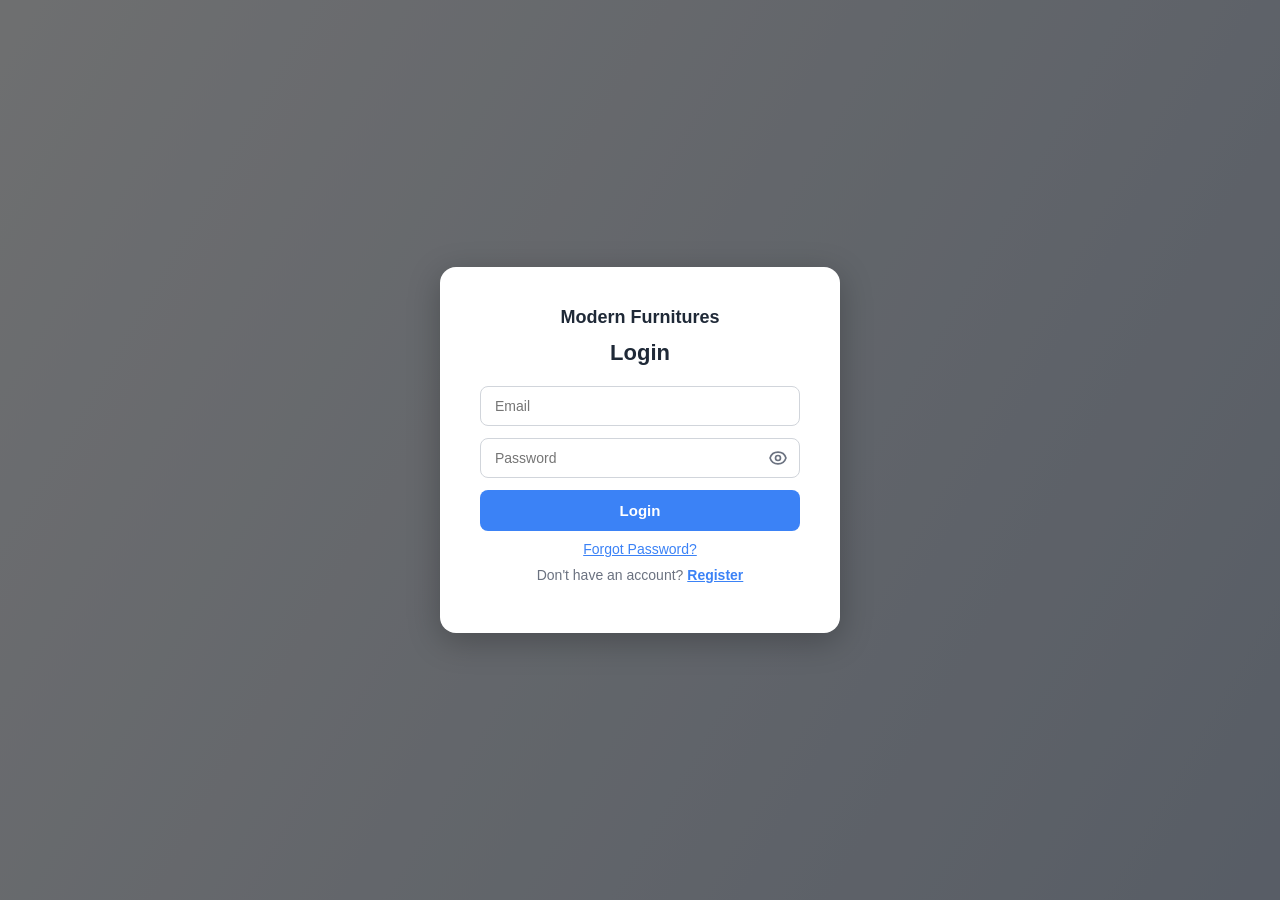
<file: login.html>
<!DOCTYPE html>
<html lang="en">
<head>
<meta charset="UTF-8">
<meta name="viewport" content="width=device-width, initial-scale=1.0">
<title>Login - Modern Furnitures</title>
<link rel="stylesheet" href="style.css?v=3">
</head>
<body>








<!-- LOGIN SECTION -->
<section class="auth-section">
  <div class="auth-bg-slide active" style="background-image:url('https://images.unsplash.com/photo-1555041469-a586c61ea9bc?w=1600&auto=format&fit=crop')"></div>
  <div class="auth-bg-slide" style="background-image:url('https://images.unsplash.com/photo-1524758631624-e2822e304c36?w=1600&auto=format&fit=crop')"></div>
  <div class="auth-bg-slide" style="background-image:url('https://images.unsplash.com/photo-1493663284031-b7e3aefcae8e?w=1600&auto=format&fit=crop')"></div>
  <div class="auth-bg-overlay"></div>
<div class="auth-card">
   <div style="text-align:center; margin-bottom:20px;">
     <h1 style="font-size:18px; font-weight:700; color:#1f2937; margin-bottom:2px;">Modern Furnitures</h1>
     <h2 style="font-size:22px; font-weight:700; color:#1f2937; margin-top:12px;">Login</h2>
   </div>
   <input type="email" id="loginEmail" placeholder="Email"
    onkeydown="if(event.key==='Enter') document.getElementById('loginPassword').focus()"
    style="width:100%; padding:11px 14px; margin-bottom:12px; border:1px solid #d1d5db; border-radius:8px; font-size:14px; outline:none;">
   <div style="position:relative; margin-bottom:12px;">
     <input type="password" id="loginPassword" placeholder="Password"
      onkeydown="if(event.key==='Enter') loginUser()"
      style="width:100%; padding:11px 42px 11px 14px; border:1px solid #d1d5db; border-radius:8px; font-size:14px; outline:none; box-sizing:border-box;">
     <span onclick="toggleLoginPassword()" id="eyeIcon"
      style="position:absolute; right:12px; top:50%; transform:translateY(-50%); cursor:pointer; color:#6b7280; display:flex; align-items:center; user-select:none; z-index:2;">
      <svg id="eyeOpen" xmlns="http://www.w3.org/2000/svg" width="20" height="20" fill="none" viewBox="0 0 24 24" stroke="currentColor" stroke-width="2"><path stroke-linecap="round" stroke-linejoin="round" d="M15 12a3 3 0 11-6 0 3 3 0 016 0z"/><path stroke-linecap="round" stroke-linejoin="round" d="M2.458 12C3.732 7.943 7.523 5 12 5c4.477 0 8.268 2.943 9.542 7-1.274 4.057-5.065 7-9.542 7-4.477 0-8.268-2.943-9.542-7z"/></svg>
      <svg id="eyeClosed" xmlns="http://www.w3.org/2000/svg" width="20" height="20" fill="none" viewBox="0 0 24 24" stroke="currentColor" stroke-width="2" style="display:none;"><path stroke-linecap="round" stroke-linejoin="round" d="M13.875 18.825A10.05 10.05 0 0112 19c-4.477 0-8.268-2.943-9.542-7a9.97 9.97 0 011.563-3.029m5.858.908a3 3 0 114.243 4.243M9.878 9.878l4.242 4.242M9.88 9.88l-3.29-3.29m7.532 7.532l3.29 3.29M3 3l3.59 3.59m0 0A9.953 9.953 0 0112 5c4.477 0 8.268 2.943 9.542 7a10.025 10.025 0 01-4.132 5.411m0 0L21 21"/></svg>
     </span>
   </div>
   <button onclick="loginUser()"
    style="width:100%; padding:12px; background:#3b82f6; color:white; border:none; border-radius:8px; font-size:15px; font-weight:600; cursor:pointer; margin-bottom:10px;">
    Login
  </button>




  <p style="text-align:center; font-size:14px; color:#6b7280; margin-bottom:10px;">
    <a href="#" onclick="showForgot()" style="color:#3b82f6;">Forgot Password?</a>
  </p>




  <p style="text-align:center; font-size:14px; color:#6b7280;">
    Don't have an account?
    <a href="register.html" style="color:#3b82f6; font-weight:600;">Register</a>
  </p>




  <p id="loginMsg" style="text-align:center; margin-top:10px; font-size:14px;"></p>
</div>
</section>
<script>
(function() {
  let idx = 0;
  const slides = document.querySelectorAll('.auth-bg-slide');
  setInterval(() => {
    slides[idx].classList.remove('active');
    idx = (idx + 1) % slides.length;
    slides[idx].classList.add('active');
  }, 4000);
})();
</script>




<!-- FORGOT PASSWORD -->
<div id="forgotBox" class="modal" style="display:none;">
<div class="modal-content">
  <h2>Forgot Password</h2>
  <p style="color:#6b7280; font-size:13px; margin-bottom:10px;">Enter your email to receive a reset OTP.</p>
  <input type="email" id="forgotEmail" placeholder="Enter your email">
  <button class="btn-primary" onclick="sendForgotOtp()">Send OTP</button>
  <div id="forgotStep2" style="display:none;">
    <input type="text" id="forgotOtpField" placeholder="Enter OTP">
    <div style="position:relative;">
      <input type="password" id="newPassword" placeholder="New Password" style="width:100%; padding-right:42px; box-sizing:border-box;">
      <span onclick="toggleForgotPassword()" style="position:absolute; right:12px; top:50%; transform:translateY(-50%); cursor:pointer; color:#6b7280; display:flex; align-items:center; user-select:none; z-index:2;">
        <svg id="forgotEyeOpen" xmlns="http://www.w3.org/2000/svg" width="20" height="20" fill="none" viewBox="0 0 24 24" stroke="currentColor" stroke-width="2"><path stroke-linecap="round" stroke-linejoin="round" d="M15 12a3 3 0 11-6 0 3 3 0 016 0z"/><path stroke-linecap="round" stroke-linejoin="round" d="M2.458 12C3.732 7.943 7.523 5 12 5c4.477 0 8.268 2.943 9.542 7-1.274 4.057-5.065 7-9.542 7-4.477 0-8.268-2.943-9.542-7z"/></svg>
        <svg id="forgotEyeClosed" xmlns="http://www.w3.org/2000/svg" width="20" height="20" fill="none" viewBox="0 0 24 24" stroke="currentColor" stroke-width="2" style="display:none;"><path stroke-linecap="round" stroke-linejoin="round" d="M13.875 18.825A10.05 10.05 0 0112 19c-4.477 0-8.268-2.943-9.542-7a9.97 9.97 0 011.563-3.029m5.858.908a3 3 0 114.243 4.243M9.878 9.878l4.242 4.242M9.88 9.88l-3.29-3.29m7.532 7.532l3.29 3.29M3 3l3.59 3.59m0 0A9.953 9.953 0 0112 5c4.477 0 8.268 2.943 9.542 7a10.025 10.025 0 01-4.132 5.411m0 0L21 21"/></svg>
      </span>
    </div>
    <button class="btn-primary" onclick="resetPassword()">Reset Password</button>
  </div>
  <button class="btn-close" onclick="closeForgot()">Close</button>
  <p id="forgotMsg"></p>
</div>
</div>




<script src="script.js?v=3"></script>
<script>
function toggleForgotPassword() {
  const input = document.getElementById('newPassword');
  const open = document.getElementById('forgotEyeOpen');
  const closed = document.getElementById('forgotEyeClosed');
  if (input.type === 'password') { input.type = 'text'; open.style.display = 'none'; closed.style.display = 'block'; }
  else { input.type = 'password'; open.style.display = 'block'; closed.style.display = 'none'; }
}

function toggleLoginPassword() {
  const input  = document.getElementById('loginPassword');
  const open   = document.getElementById('eyeOpen');
  const closed = document.getElementById('eyeClosed');
  if (input.type === 'password') {
    input.type = 'text';
    open.style.display   = 'none';
    closed.style.display = 'block';
  } else {
    input.type = 'password';
    open.style.display   = 'block';
    closed.style.display = 'none';
  }
}

function showForgot() {
document.getElementById('forgotBox').style.display = 'flex';
}




async function loginUser() {
const email = document.getElementById('loginEmail').value.trim();
const pass  = document.getElementById('loginPassword').value.trim();
const msg   = document.getElementById('loginMsg');
if (!email || !pass) { msg.style.color='red'; msg.innerText='Please enter email and password ❌'; return; }
msg.style.color='#6b7280'; msg.innerText='Logging in...';
try {
  const res  = await fetch(API_BASE + '/auth/login', {
    method:'POST', headers:{'Content-Type':'application/json'},
    body: JSON.stringify({ email, password: pass })
  });
  const data = await res.json();
  if (res.ok) {
    localStorage.setItem('token', data.token);
    localStorage.setItem('userEmail', data.email);
    msg.style.color='green'; msg.innerText='Login Successful ✔';
    setTimeout(() => { window.location.href = 'index.html'; }, 1000);
  } else {
    msg.style.color='red'; msg.innerText = data.error || 'Invalid email or password ❌';
  }
} catch(e) {
  msg.style.color='red'; msg.innerText='Server error. Make sure backend is running ❌';
}
}
</script>




</body>
</html>
</file>
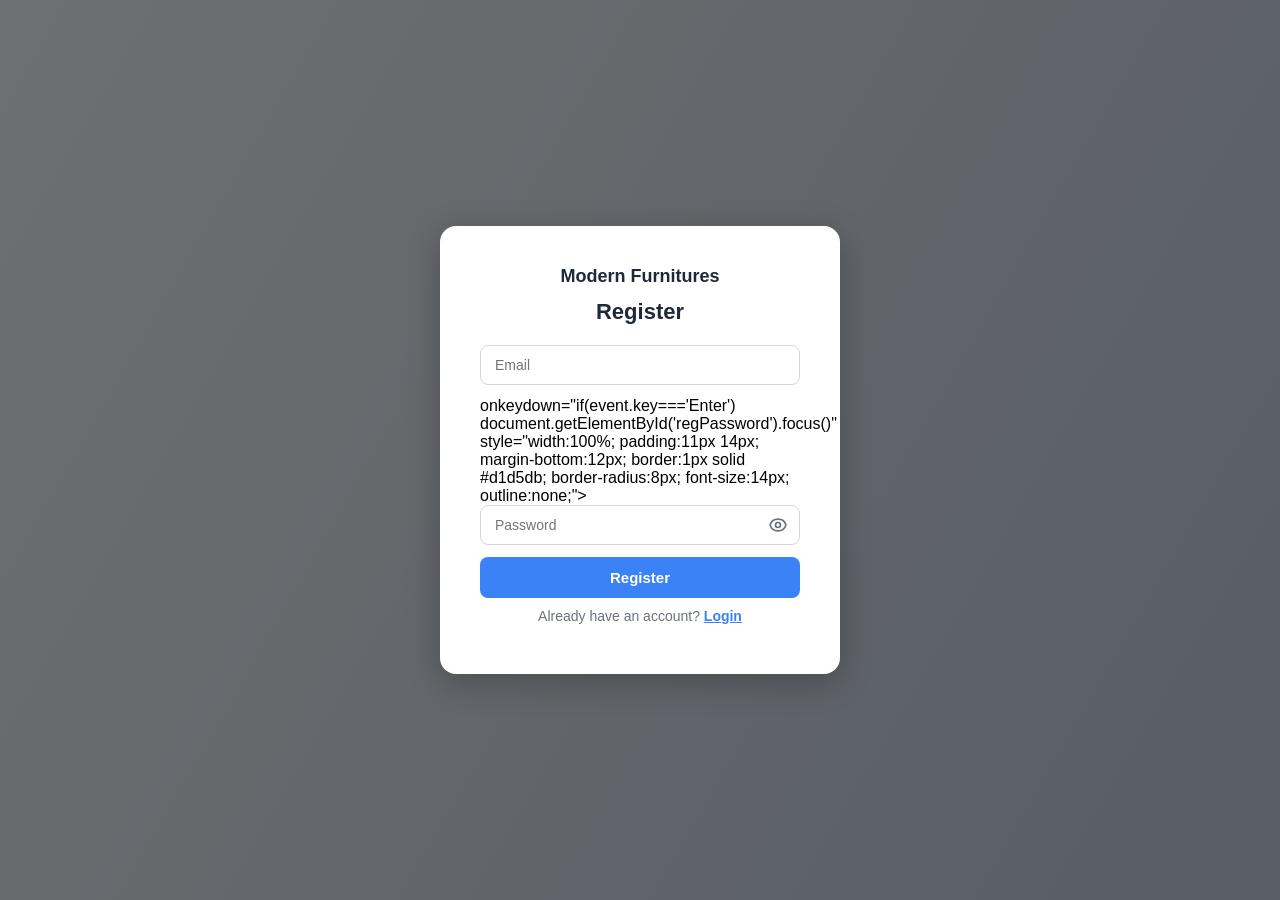
<file: register.html>
<!DOCTYPE html>
<html lang="en">
<head>
<meta charset="UTF-8">
<meta name="viewport" content="width=device-width, initial-scale=1.0">
<title>Register - Modern Furnitures</title>
<link rel="stylesheet" href="style.css?v=3">
</head>
<body>








<!-- REGISTER SECTION -->
<section class="auth-section">
  <div class="auth-bg-slide active" style="background-image:url('https://images.unsplash.com/photo-1555041469-a586c61ea9bc?w=1600&auto=format&fit=crop')"></div>
  <div class="auth-bg-slide" style="background-image:url('https://images.unsplash.com/photo-1524758631624-e2822e304c36?w=1600&auto=format&fit=crop')"></div>
  <div class="auth-bg-slide" style="background-image:url('https://images.unsplash.com/photo-1493663284031-b7e3aefcae8e?w=1600&auto=format&fit=crop')"></div>
  <div class="auth-bg-overlay"></div>
<div class="auth-card">
   <div style="text-align:center; margin-bottom:20px;">
     <h1 style="font-size:18px; font-weight:700; color:#1f2937; margin-bottom:2px;">Modern Furnitures</h1>
     <h2 style="font-size:22px; font-weight:700; color:#1f2937; margin-top:12px;">Register</h2>
   </div>
   <input type="email" id="regEmail" placeholder="Email"
     style="width:100%; padding:11px 14px; margin-bottom:12px; border:1px solid #d1d5db; border-radius:8px; font-size:14px; outline:none;">
    onkeydown="if(event.key==='Enter') document.getElementById('regPassword').focus()"
    style="width:100%; padding:11px 14px; margin-bottom:12px; border:1px solid #d1d5db; border-radius:8px; font-size:14px; outline:none;">
   <div style="position:relative; margin-bottom:12px;">
     <input type="password" id="regPassword" placeholder="Password"
      onkeydown="if(event.key==='Enter') registerUser()"
      style="width:100%; padding:11px 42px 11px 14px; border:1px solid #d1d5db; border-radius:8px; font-size:14px; outline:none; box-sizing:border-box;">
     <span onclick="toggleRegPassword()" style="position:absolute; right:12px; top:50%; transform:translateY(-50%); cursor:pointer; color:#6b7280; display:flex; align-items:center; user-select:none; z-index:2;">
      <svg id="regEyeOpen" xmlns="http://www.w3.org/2000/svg" width="20" height="20" fill="none" viewBox="0 0 24 24" stroke="currentColor" stroke-width="2"><path stroke-linecap="round" stroke-linejoin="round" d="M15 12a3 3 0 11-6 0 3 3 0 016 0z"/><path stroke-linecap="round" stroke-linejoin="round" d="M2.458 12C3.732 7.943 7.523 5 12 5c4.477 0 8.268 2.943 9.542 7-1.274 4.057-5.065 7-9.542 7-4.477 0-8.268-2.943-9.542-7z"/></svg>
      <svg id="regEyeClosed" xmlns="http://www.w3.org/2000/svg" width="20" height="20" fill="none" viewBox="0 0 24 24" stroke="currentColor" stroke-width="2" style="display:none;"><path stroke-linecap="round" stroke-linejoin="round" d="M13.875 18.825A10.05 10.05 0 0112 19c-4.477 0-8.268-2.943-9.542-7a9.97 9.97 0 011.563-3.029m5.858.908a3 3 0 114.243 4.243M9.878 9.878l4.242 4.242M9.88 9.88l-3.29-3.29m7.532 7.532l3.29 3.29M3 3l3.59 3.59m0 0A9.953 9.953 0 0112 5c4.477 0 8.268 2.943 9.542 7a10.025 10.025 0 01-4.132 5.411m0 0L21 21"/></svg>
     </span>
   </div>
   <button onclick="registerUser()"
    style="width:100%; padding:12px; background:#3b82f6; color:white; border:none; border-radius:8px; font-size:15px; font-weight:600; cursor:pointer; margin-bottom:10px;">
    Register
  </button>




  <p style="text-align:center; font-size:14px; color:#6b7280;">
    Already have an account?
    <a href="login.html" style="color:#3b82f6; font-weight:600;">Login</a>
  </p>




  <p id="registerMsg" style="text-align:center; margin-top:10px; font-size:14px;"></p>
</div>
</section>
<script>
(function() {
  let idx = 0;
  const slides = document.querySelectorAll('.auth-bg-slide');
  setInterval(() => {
    slides[idx].classList.remove('active');
    idx = (idx + 1) % slides.length;
    slides[idx].classList.add('active');
  }, 4000);
})();
</script>




<script src="script.js?v=3"></script>
<script>
function toggleRegPassword() {
  const input  = document.getElementById('regPassword');
  const open   = document.getElementById('regEyeOpen');
  const closed = document.getElementById('regEyeClosed');
  if (input.type === 'password') {
    input.type = 'text';
    open.style.display   = 'none';
    closed.style.display = 'block';
  } else {
    input.type = 'password';
    open.style.display   = 'block';
    closed.style.display = 'none';
  }
}
</script>
</body>
</html>
</file>
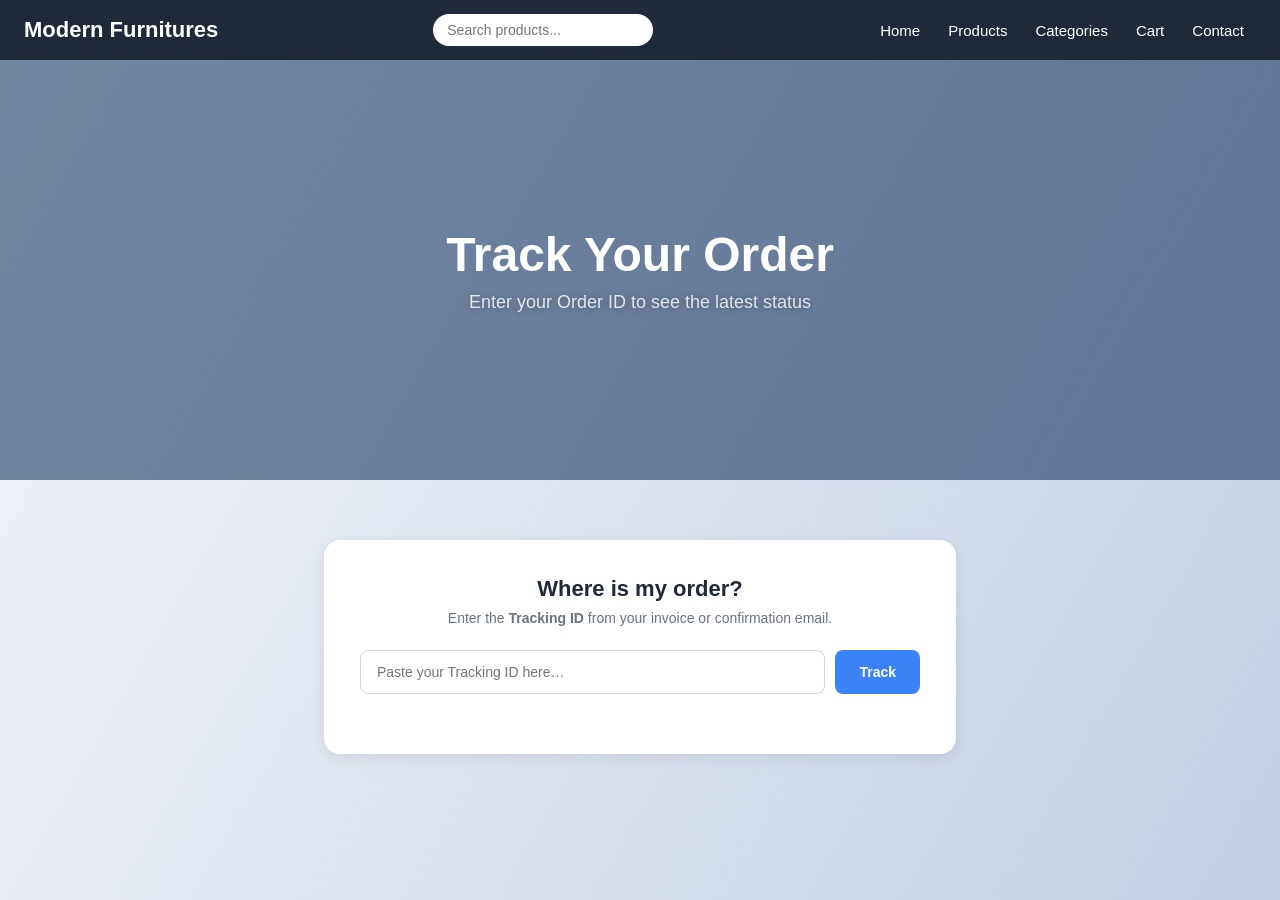
<file: track-order.html>
<!DOCTYPE html>
<html lang="en">
<head>
<meta charset="UTF-8">
<meta name="viewport" content="width=device-width, initial-scale=1.0">
<title>Track Order – Modern Furnitures</title>
<link rel="stylesheet" href="style.css?v=3">
<style>
.hero {
  position: relative; height: 300px;
  background: url('https://images.unsplash.com/photo-1555041469-a586c61ea9bc?w=1600&auto=format&fit=crop') center/cover;
  display: flex; align-items: center; justify-content: center; text-align: center;
}
.hero::after { content: ''; position: absolute; inset: 0; background: rgba(10,40,90,0.55); }
.hero-text { position: relative; z-index: 2; color: white; }
.hero-text h1 { font-size: 48px; font-weight: 900; margin-bottom: 10px; }
.hero-text p  { font-size: 18px; opacity: 0.9; }

.wrap { max-width: 680px; margin: 60px auto; padding: 0 24px 80px; }

.search-card {
  background: white; border-radius: 16px;
  box-shadow: 0 4px 14px rgba(0,0,0,0.08);
  padding: 36px; text-align: center; margin-bottom: 32px;
}
.search-card h2 { font-size: 22px; font-weight: 800; color: #1f2937; margin-bottom: 8px; }
.search-card p  { color: #6b7280; font-size: 14px; margin-bottom: 24px; }
.search-row { display: flex; gap: 10px; }
.search-row input {
  flex: 1; padding: 13px 16px;
  border: 1.5px solid #d1d5db; border-radius: 8px;
  font-size: 14px; outline: none; font-family: Arial, sans-serif;
}
.search-row input:focus { border-color: #3b82f6; }
.search-row button {
  padding: 13px 24px; background: #3b82f6; color: white;
  border: none; border-radius: 8px; font-size: 14px;
  font-weight: bold; cursor: pointer; transition: background 0.2s;
  white-space: nowrap;
}
.search-row button:hover { background: #2563eb; }
#trackMsg { margin-top: 14px; font-size: 13px; }

/* RESULT */
#resultCard { display: none; background: white; border-radius: 16px; box-shadow: 0 4px 14px rgba(0,0,0,0.08); overflow: hidden; }
.result-header { background: #1f2937; padding: 20px 28px; color: white; }
.result-header h3 { font-size: 16px; font-weight: 700; margin-bottom: 4px; }
.result-header .order-id { font-size: 12px; color: rgba(255,255,255,0.6); }
.result-body { padding: 24px 28px; }

.status-row { display: flex; align-items: center; gap: 12px; margin-bottom: 28px; }
.badge {
  display: inline-block; padding: 6px 16px;
  border-radius: 20px; font-size: 13px; font-weight: bold;
}
.badge.pending   { background: #fef3c7; color: #92400e; }
.badge.confirmed { background: #dbeafe; color: #1e40af; }
.badge.shipped   { background: #ede9fe; color: #5b21b6; }
.badge.delivered { background: #d1fae5; color: #065f46; }
.badge.cancelled { background: #fee2e2; color: #991b1b; }

/* PROGRESS */
.progress-steps {
  display: flex; justify-content: space-between;
  position: relative; margin-bottom: 32px;
}
.progress-steps::before {
  content: ''; position: absolute; top: 16px; left: 10%; right: 10%;
  height: 3px; background: #e5e7eb; z-index: 0;
}
.step { text-align: center; flex: 1; position: relative; z-index: 1; }
.step-dot {
  width: 32px; height: 32px; border-radius: 50%;
  background: #e5e7eb; border: 3px solid #e5e7eb;
  display: flex; align-items: center; justify-content: center;
  margin: 0 auto 8px; font-size: 14px; color: #9ca3af;
}
.step.done .step-dot  { background: #3b82f6; border-color: #3b82f6; color: white; }
.step.active .step-dot { background: white; border-color: #3b82f6; color: #3b82f6; font-weight: bold; }
.step-label { font-size: 11px; color: #6b7280; }
.step.done .step-label, .step.active .step-label { color: #1f2937; font-weight: 600; }

.items-section h4 { font-size: 14px; font-weight: 700; color: #1f2937; margin-bottom: 12px; }
.order-item {
  display: flex; justify-content: space-between;
  padding: 10px 0; border-bottom: 1px solid #f3f4f6;
  font-size: 14px;
}
.order-item:last-child { border-bottom: none; }
.order-item .name { color: #374151; }
.order-item .price { font-weight: 600; color: #1f2937; }
.order-total {
  display: flex; justify-content: space-between;
  margin-top: 14px; padding-top: 14px;
  border-top: 2px solid #1f2937;
  font-size: 16px; font-weight: 800; color: #1f2937;
}
</style>
</head>
<body>

<header class="navbar">
  <button class="hamburger" onclick="toggleMobileMenu()">&#9776;</button>
  <h1 class="logo" onclick="window.location.href='index.html'" style="cursor:pointer;">Modern Furnitures</h1>
  <div class="search-box"><input type="text" placeholder="Search products..."></div>
  <nav>
    <a href="index.html">Home</a>
    <a href="products.html">Products</a>
    <a href="categories.html">Categories</a>
    <a href="cart.html">Cart</a>
    <a href="contact.html">Contact</a>
  </nav>
</header>

<div class="hero">
  <div class="hero-text">
    <h1>Track Your Order</h1>
    <p>Enter your Order ID to see the latest status</p>
  </div>
</div>

<div class="wrap">
  <div class="search-card">
    <h2>Where is my order?</h2>
    <p>Enter the <strong>Tracking ID</strong> from your invoice or confirmation email.</p>
    <div class="search-row">
      <input type="text" id="orderIdInput" placeholder="Paste your Tracking ID here…">
      <button onclick="trackOrder()">Track</button>
    </div>
    <p id="trackMsg"></p>
  </div>

  <div id="resultCard">
    <div class="result-header">
      <h3 id="resultName">Order</h3>
      <div class="order-id" id="resultId"></div>
    </div>
    <div class="result-body">
      <div class="status-row">
        <span style="font-size:14px;color:#6b7280">Current Status:</span>
        <span class="badge" id="statusBadge"></span>
      </div>

      <div class="progress-steps" id="progressSteps">
        <div class="step" id="step-pending">
          <div class="step-dot">1</div>
          <div class="step-label">Pending</div>
        </div>
        <div class="step" id="step-confirmed">
          <div class="step-dot">2</div>
          <div class="step-label">Confirmed</div>
        </div>
        <div class="step" id="step-shipped">
          <div class="step-dot">3</div>
          <div class="step-label">Shipped</div>
        </div>
        <div class="step" id="step-delivered">
          <div class="step-dot">4</div>
          <div class="step-label">Delivered</div>
        </div>
      </div>

      <div class="items-section">
        <h4>Order Items</h4>
        <div id="resultItems"></div>
        <div class="order-total">
          <span>Total</span>
          <span id="resultTotal"></span>
        </div>
      </div>
    </div>
  </div>
</div>

<script src="script.js?v=3"></script>
<script>
const API = 'https://modernfurnitures-backend.onrender.com/api';
const steps = ['pending', 'confirmed', 'shipped', 'delivered'];

async function trackOrder() {
  const id  = document.getElementById('orderIdInput').value.trim();
  const msg = document.getElementById('trackMsg');
  if (!id) { msg.style.color = 'red'; msg.innerText = 'Please enter your Order ID'; return; }
  msg.style.color = '#6b7280'; msg.innerText = 'Searching...';
  document.getElementById('resultCard').style.display = 'none';
  try {
    const res  = await fetch(`${API}/orders/track/${id}`);
    const data = await res.json();
    if (!res.ok) { msg.style.color = 'red'; msg.innerText = data.error; return; }
    msg.innerText = '';
    showResult(data);
  } catch {
    msg.style.color = 'red'; msg.innerText = 'Server error — make sure backend is running';
  }
}

function showResult(o) {
  document.getElementById('resultCard').style.display = 'block';
  document.getElementById('resultName').innerText = o.name ? `Order by ${o.name}` : 'Your Order';
  document.getElementById('resultId').innerText   = `Order ID: ${o.orderId}`;

  const badge = document.getElementById('statusBadge');
  badge.className = `badge ${o.status}`;
  badge.innerText = o.status.charAt(0).toUpperCase() + o.status.slice(1);

  const idx = steps.indexOf(o.status);
  steps.forEach((s, i) => {
    const el = document.getElementById(`step-${s}`);
    el.className = 'step' + (i < idx ? ' done' : i === idx ? ' active' : '');
  });

  document.getElementById('resultItems').innerHTML = o.items.map(i =>
    `<div class="order-item">
      <span class="name">${i.name} ×${i.qty}</span>
      <span class="price">QAR ${(i.price * i.qty).toLocaleString()}</span>
    </div>`
  ).join('');
  document.getElementById('resultTotal').innerText = `QAR ${o.total.toLocaleString()}`;
}

document.getElementById('orderIdInput').addEventListener('keydown', e => {
  if (e.key === 'Enter') trackOrder();
});

// Auto-fill from URL ?id=...
const urlId = new URLSearchParams(window.location.search).get('id');
if (urlId) { document.getElementById('orderIdInput').value = urlId; trackOrder(); }
</script>
</body>
</html>
</file>
<file: style.css>
:root {
--dark: #1f2937;
--blue: #3b82f6;
--blue-d: #2563eb;
--gray: #6b7280;
--shadow: 0 4px 14px rgba(0,0,0,0.08);
--shadow-s: 0 2px 8px rgba(0,0,0,0.07);
}








* { box-sizing: border-box; margin: 0; padding: 0; }








body {
font-family: Arial, sans-serif;
background: linear-gradient(120deg, #f5f7fa, #c3cfe2);
min-height: 100vh;
}








/* ── NAVBAR ── */
.navbar {
display: flex;
justify-content: space-between;
align-items: center;
background: var(--dark);
padding: 14px 24px;
color: white;
position: sticky;
top: 0;
z-index: 1000;
flex-wrap: nowrap;
}








.hamburger {
display: none;
background: none;
border: none;
color: white;
font-size: 26px;
cursor: pointer;
padding: 4px 8px;
line-height: 1;
}








@media (max-width: 768px) {
.hamburger {
  display: block !important;
}
.navbar {
  position: relative;
  justify-content: space-between;
}
.navbar nav {
  display: none !important;
}
.search-box {
  display: none !important;
}
.logo {
  position: absolute;
  left: 50%;
  transform: translateX(-50%);
  font-size: 16px !important;
  white-space: nowrap;
}
.profile {
  display: flex !important;
  position: relative;
  z-index: 10000;
}
#profileBtn {
  font-size: 22px !important;
  padding: 2px 4px !important;
  background: none !important;
  border: none !important;
  color: white !important;
  cursor: pointer;
}
#profileBtn .profile-label {
  display: none;
}
}
.logo { font-size: 22px; font-weight: bold; white-space: nowrap; }
.search-box input {
padding: 8px 14px;
border-radius: 20px;
border: none;
width: 220px;
outline: none;
font-size: 14px;
}
nav {
display: flex;
align-items: center;
gap: 4px;
}
nav a {
color: white;
padding: 6px 12px;
text-decoration: none;
border-radius: 6px;
font-size: 15px;
transition: background 0.2s;
}
nav a:hover {
background: rgba(255,255,255,0.12);
}
.profile {
display: inline-block;
position: relative;
}
.profile > button {
background: transparent;
color: white;
border: none;
padding: 8px 6px;
border-radius: 6px;
cursor: pointer;
font-size: 14px;
display: flex;
align-items: center;
gap: 8px;
}
.profile-avatar {
width: 30px;
height: 30px;
min-width: 30px;
min-height: 30px;
border-radius: 50% !important;
background: white;
color: #3b82f6;
font-size: 13px;
font-weight: 700;
display: flex;
align-items: center;
justify-content: center;
flex-shrink: 0;
overflow: visible;
}
.profile-menu {
display: none;
position: absolute;
background: white;
right: 0;
top: 48px;
border-radius: 10px;
overflow: hidden;
box-shadow: 0 4px 20px rgba(0,0,0,0.2);
min-width: 160px;
z-index: 9999;
}
.profile-menu a {
display: block;
padding: 13px 18px;
color: var(--dark);
text-decoration: none;
font-size: 14px;
}
.profile-menu a:hover {
background: #f3f4f6;
}
@media (max-width: 768px) {
  .profile-menu {
    right: 0;
    top: 48px;
    min-width: 150px;
    font-size: 15px;
  }
  .profile-menu a {
    padding: 14px 20px;
    font-size: 15px;
  }
}








/* ── HERO ── */
.hero {
position: relative;
padding: 120px 20px;
min-height: 420px;
display: flex;
flex-direction: column;
justify-content: center;
align-items: center;
overflow: hidden;
text-align: center;
z-index: 1;
}








.hero-slide {
position: absolute;
inset: 0;
background-size: cover;
background-position: center;
transition: opacity 1.2s ease;
opacity: 0;
}
.hero-slide.active { opacity: 1; }
.hero-slide::after {
content: '';
position: absolute;
inset: 0;
background: rgba(10, 40, 90, 0.55);
}








.hero-text {
position: relative;
z-index: 2;
text-align: center;
width: 100%;
display: flex;
flex-direction: column;
align-items: center;
justify-content: center;
}








.hero h2 {
font-size: 58px;
font-weight: 900;
color: white;
margin-bottom: 16px;
letter-spacing: 1px;
text-shadow: 0 2px 12px rgba(0,0,0,0.4);
}








.hero p {
font-size: 20px;
color: rgba(255,255,255,0.9);
text-shadow: 0 1px 6px rgba(0,0,0,0.3);
margin: 0 auto;
}








.hero-btn {
display: inline-block;
margin-top: 28px;
padding: 14px 36px;
background: transparent;
color: white;
font-size: 16px;
font-weight: 700;
border-radius: 30px;
border: 2px solid white;
text-decoration: none;
transition: background 0.2s, transform 0.2s;
box-shadow: 0 4px 16px rgba(0,0,0,0.2);
}
.hero-btn:hover {
background: rgba(255,255,255,0.15);
transform: translateY(-2px);
}








/* ── PRODUCTS ── */
#productsSection {
background: white;
padding-bottom: 50px;
text-align: center;
}
.section-title {
text-align: center;
font-size: 28px;
font-weight: 800;
padding: 30px 0 10px;
color: var(--dark);
width: 100%;
display: block;
}








.product-grid {
display: flex !important;
flex-direction: row !important;
flex-wrap: wrap !important;
justify-content: center !important;
gap: 20px !important;
padding: 20px 30px 40px !important;
max-width: 1400px !important;
margin: 0 auto !important;
}




.card {
width: 220px !important;
background: white !important;
border-radius: 12px !important;
padding: 14px !important;
box-shadow: 0 4px 14px rgba(0,0,0,0.08) !important;
display: flex !important;
flex-direction: column !important;
transition: transform 0.2s !important;
}








.card:hover {
transform: translateY(-5px);
box-shadow: 0 10px 24px rgba(0,0,0,0.14);
}
.card img {
width: 100%;
height: 160px;
object-fit: cover;
border-radius: 10px;
}
.card h3 {
margin: 10px 0 4px;
font-size: 16px;
color: var(--dark);
}
.card p {
color: var(--gray);
font-size: 14px;
margin-bottom: 10px;
}
.btn-view {
background: var(--blue);
color: white;
border: none;
padding: 9px 18px;
border-radius: 6px;
cursor: pointer;
font-size: 14px;
font-weight: 600;
width: 100%;
transition: background 0.2s;
}
.btn-view:hover { background: var(--blue-d); }








.shopmorebutton {
background: var(--blue);
color: white;
border: none;
padding: 12px 36px;
border-radius: 30px;
font-size: 16px;
font-weight: 700;
cursor: pointer;
margin: 20px auto 40px;
display: inline-block;
transition: background 0.2s, transform 0.2s;
box-shadow: 0 4px 14px rgba(59,130,246,0.3);
}
.shopmorebutton:hover {
background: var(--blue-d);
transform: translateY(-2px);
}








/* ── ABOUT ── */
.about {
padding: 50px 30px;
text-align: center;
}
.about h1 {
font-size: 32px;
color: var(--dark);
margin-bottom: 8px;
}
.about .subtitle {
color: var(--gray);
margin-bottom: 30px;
font-size: 16px;
}
.about-grid {
display: flex;
gap: 20px;
justify-content: center;
flex-wrap: wrap;
}
@keyframes floatSlow { 0%,100%{transform:translateY(0)} 50%{transform:translateY(-10px)} }
@keyframes shake { 0%,100%{transform:translateX(0)} 15%{transform:translateX(-6px) rotate(-2deg)} 30%{transform:translateX(6px) rotate(2deg)} 45%{transform:translateX(-5px) rotate(-1deg)} 60%{transform:translateX(5px) rotate(1deg)} 75%{transform:translateX(-3px)} 90%{transform:translateX(3px)} }
.about-card {
background: white;
padding: 24px;
border-radius: 12px;
box-shadow: var(--shadow);
flex: 1;
min-width: 200px;
max-width: 280px;
text-align: left;
animation: floatSlow 4s ease-in-out infinite;
}
.about-card:nth-child(2){animation-delay:0.6s} .about-card:nth-child(3){animation-delay:1.2s}
.about-card:hover {
animation: shake 0.5s ease;
cursor: pointer;
}
.about-card h3 {
margin-bottom: 10px;
color: var(--dark);
}








/* ── CONTACT ── */
.contact { padding: 50px 30px; max-width: 1100px; margin: 0 auto; }
.contact-sub { text-align: center; color: var(--gray); margin-bottom: 40px; font-size: 16px; }
.contact-wrapper { display: flex; gap: 30px; flex-wrap: wrap; justify-content: center; }
.contact-info { display: flex; flex-direction: column; gap: 16px; flex: 1; min-width: 220px; max-width: 300px; }
.info-card { background: white; border-radius: 12px; padding: 18px 20px; display: flex; align-items: center; gap: 16px; box-shadow: 0 4px 14px rgba(0,0,0,0.07); }
.info-card span { font-size: 26px; }
.info-card h4 { margin-bottom: 2px; color: var(--dark); font-size: 14px; }
.info-card p { color: var(--gray); font-size: 13px; }
.contact-form { flex: 2; min-width: 280px; max-width: 560px; background: white; padding: 30px; border-radius: 14px; box-shadow: var(--shadow); display: flex; flex-direction: column; gap: 12px; }
.contact-form input, .contact-form textarea { width: 100%; padding: 11px 14px; border: 1px solid #d1d5db; border-radius: 8px; font-size: 14px; font-family: Arial, sans-serif; outline: none; resize: none; }
.contact-form input:focus, .contact-form textarea:focus { border-color: var(--blue); }
.contact-form button { background: var(--blue); color: white; border: none; padding: 12px; border-radius: 8px; font-size: 15px; font-weight: 600; cursor: pointer; transition: background 0.2s; }
.contact-form button:hover { background: var(--blue-d); }
.contact-form p { text-align: center; font-size: 14px; }








/* ── MODALS ── */
.modal { position: fixed; inset: 0; background: rgba(0,0,0,0.6); display: none; justify-content: center; align-items: center; z-index: 1000; backdrop-filter: blur(4px); }
.modal-content { background: white; width: 360px; padding: 30px; border-radius: 14px; text-align: center; animation: slideUp 0.3s ease; }
.modal-content h2 { margin-bottom: 18px; color: var(--dark); font-size: 22px; }
@keyframes slideUp { from{transform:translateY(40px);opacity:0} to{transform:translateY(0);opacity:1} }
.modal-content input { width: 100%; padding: 10px 12px; margin: 6px 0; border: 1px solid #d1d5db; border-radius: 6px; font-size: 14px; outline: none; }
.modal-content input:focus { border-color: var(--blue); }
.modal-content .btn-primary, .modal-content .btn-close { width: 100%; padding: 10px; margin-top: 8px; border: none; border-radius: 6px; font-size: 15px; cursor: pointer; transition: background 0.2s; }
.modal-content .btn-primary { background: var(--blue); color: white; }
.modal-content .btn-primary:hover { background: var(--blue-d); }
.modal-content .btn-close { background: #f3f4f6; color: #374151; }
.modal-content .btn-close:hover { background: #e5e7eb; }
.modal-content p { margin-top: 10px; font-size: 14px; }








/* ── PRODUCT DETAIL MODAL ── */
.product-modal-content {
background: white;
width: 100vw;
height: 100vh;
max-width: 100vw;
max-height: 100vh;
border-radius: 0;
overflow-y: auto;
position: relative;
animation: slideUp 0.3s ease;
}
.modal-close-x {
position: fixed;
top: 18px;
right: 24px;
background: #f3f4f6;
border: none;
width: 40px;
height: 40px;
border-radius: 50%;
font-size: 18px;
cursor: pointer;
z-index: 10000;
display: flex;
align-items: center;
justify-content: center;
color: var(--dark);
transition: background 0.2s;
box-shadow: 0 2px 8px rgba(0,0,0,0.15);
}








.modal-close-x:hover { background: #e5e7eb; }
.product-modal-body {
display: flex;
min-height: 100vh;
}
.product-modal-img {
width: 55%;
flex-shrink: 0;
background: #f5f5f5;
display: flex;
align-items: center;
justify-content: center;
padding: 40px;
}
.product-modal-img img {
width: 100%;
max-height: 80vh;
object-fit: contain;
border-radius: 0;
display: block;
}
.product-modal-info {
padding: 60px 48px;
flex: 1;
display: flex;
flex-direction: column;
gap: 14px;
overflow-y: auto;
border-left: 1px solid #f3f4f6;
}








.product-modal-info h2 { font-size: 26px; color: var(--dark); margin-bottom: 2px; }
.modal-price { font-size: 22px; font-weight: 800; color: var(--blue); }
.modal-desc { font-size: 14px; color: var(--gray); line-height: 1.6; border-bottom: 1px solid #f3f4f6; padding-bottom: 12px; }
.modal-specs { display: flex; flex-direction: column; gap: 6px; margin-bottom: 6px; }
.spec-row { display: flex; justify-content: space-between; font-size: 13px; padding: 6px 10px; border-radius: 6px; background: #f9fafb; }
.spec-key { color: var(--gray); font-weight: 600; }
.spec-val { color: var(--dark); font-weight: 500; }
.btn-add-cart { background: #10b981; color: white; border: none; padding: 13px; border-radius: 8px; font-size: 16px; font-weight: 700; cursor: pointer; transition: background 0.2s; margin-top: 6px; }
.btn-add-cart:hover { background: #059669; }
#modalCartMsg { font-size: 14px; text-align: center; margin-top: 4px; min-height: 20px; }
@media(max-width: 640px) {
.product-modal-body { flex-direction: column; }
.product-modal-img { width: 100%; min-height: 280px; padding: 20px; }
.product-modal-img img { max-height: 260px; }
.product-modal-info { padding: 24px 20px; }
}








/* ── SLIDE-IN CART PANEL ── */
.cart-panel {
position: fixed;
top: 0;
right: -420px;
left: auto;
width: 380px;
height: 100vh;
background: white;
z-index: 999999;
}
.cart-panel.open { right: 0; }








.cart-overlay {
display: none;
position: fixed;
inset: 0;
background: rgba(0,0,0,0.4);
z-index: 999998;
}
.cart-overlay.open { display: block; }








.cart-panel-header {
display: flex;
justify-content: space-between;
align-items: center;
padding: 20px 20px 12px;
font-size: 15px;
font-weight: 700;
letter-spacing: 1px;
color: #111;
}
.cart-panel-header button { background: none; border: none; font-size: 22px; cursor: pointer; color: #555; line-height: 1; }
.cart-panel-header button:hover { color: #111; }








.cart-badge { background: #0ea5e9; color: white; border-radius: 50%; width: 22px; height: 22px; display: inline-flex; align-items: center; justify-content: center; font-size: 12px; font-weight: 700; margin-left: 6px; }








.cart-panel-items { 
  overflow-y: auto; 
  max-height: calc(100vh - 200px);
  padding: 16px 20px; 
}


.cp-item {
display: flex;
gap: 14px;
align-items: flex-start;
margin-bottom: 20px;
padding-bottom: 18px;
border-bottom: 1px solid #f3f4f6;
}
.cp-item img {
width: 80px;
height: 80px;
object-fit: cover;
border-radius: 8px;
background: #f3f4f6;
border: 1px solid #e5e7eb;
flex-shrink: 0;
}
.cp-item-info {
flex: 1;
display: flex;
flex-direction: column;
gap: 2px;
}
.cp-name {
font-size: 14px;
font-weight: 700;
color: #111;
line-height: 1.4;
flex: 1;
padding-right: 8px;
}
.cp-price {
font-size: 13px;
color: #6b7280;
}
.cp-item-price {
font-size: 14px;
font-weight: 700;
color: #111;
}








.cp-remove-btn { background: #fee2e2; border: none; color: #ef4444; width: 24px; height: 24px; border-radius: 50%; font-size: 12px; cursor: pointer; display: flex; align-items: center; justify-content: center; transition: background 0.2s; }
.cp-remove-btn:hover { background: #fca5a5; }








.qty-control { display: flex; align-items: center; border: 1px solid #d1d5db; border-radius: 20px; width: fit-content; overflow: hidden; }
.qty-control button { background: none; border: none; width: 30px; height: 30px; font-size: 16px; cursor: pointer; color: #374151; display: flex; align-items: center; justify-content: center; }
.qty-control button:hover { background: #f3f4f6; }
.qty-control span { min-width: 28px; text-align: center; font-size: 13px; font-weight: 600; color: #111; border-left: 1px solid #e5e7eb; border-right: 1px solid #e5e7eb; line-height: 30px; }








.cart-panel-footer {
padding: 0 20px 24px;
position: sticky;
bottom: 0;
background:white;
z-index: 2;
box-shadow: 0 -4px 12px rgba(0,0,0,0.08);
}
.cart-subtotal { display: flex; justify-content: space-between; align-items: center; padding: 14px 0 10px; font-size: 14px; font-weight: 700; letter-spacing: 0.5px; color: #111; }
.cart-subtotal span:last-child { color: #0ea5e9; font-size: 16px; }
.cart-view-link { text-align: center; font-size: 13px; font-weight: 700; letter-spacing: 1px; color: #374151; cursor: pointer; padding: 10px 0; text-decoration: underline; }
.cart-view-link:hover { color: #111; }
.cart-checkout-btn { width: 100%; padding: 15px; background: #0ea5e9; color: white; border: none; border-radius: 30px; font-size: 14px; font-weight: 700; letter-spacing: 1.5px; cursor: pointer; margin-top: 8px; transition: background 0.2s; }
.cart-checkout-btn:hover { background: #0284c7; }
.cart-empty-msg { text-align: center; color: #9ca3af; font-size: 14px; padding: 60px 0; }








/* ── VIEW CART PAGE ── */
#cartSection { padding: 40px 30px; max-width: 1100px; margin: 0 auto; }
#cartSection > h2 { display: none; }
#cartTotal { display: none; }








.cart-page-layout { display: grid; grid-template-columns: 1fr 320px; gap: 40px; align-items: start; }








.cart-table-header { display: flex; justify-content: space-between; padding: 0 0 12px; border-bottom: 1px solid #e5e7eb; font-size: 11px; font-weight: 700; color: #9ca3af; letter-spacing: 1.5px; text-transform: uppercase; }








.cart-product-row { display: flex; align-items: center; padding: 18px 0; border-bottom: 1px solid #f3f4f6; gap: 14px; }
.cart-product-row img { width: 68px; height: 58px; object-fit: cover; border-radius: 6px; background: #f3f4f6; border: 1px solid #e5e7eb; flex-shrink: 0; }
.cart-product-info { flex: 1; }
.cp-row-name { font-size: 14px; font-weight: 600; color: #111; margin-bottom: 3px; }
.cp-row-price { font-size: 13px; color: #6b7280; }
.cart-row-qty { display: flex; align-items: center; border: 1px solid #d1d5db; border-radius: 4px; overflow: hidden; width: fit-content; }
.cart-row-qty button { background: #f9fafb; border: none; width: 30px; height: 32px; font-size: 15px; cursor: pointer; color: #374151; }
.cart-row-qty button:hover { background: #e5e7eb; }
.cart-row-qty span { width: 34px; text-align: center; font-size: 14px; font-weight: 600; color: #111; border-left: 1px solid #e5e7eb; border-right: 1px solid #e5e7eb; line-height: 32px; }
.cart-row-total { font-size: 14px; font-weight: 700; color: #111; min-width: 80px; text-align: right; }
.cart-row-remove { background: #fee2e2; border: none; color: #ef4444; width: 28px; height: 28px; border-radius: 50%; font-size: 13px; cursor: pointer; display: flex; align-items: center; justify-content: center; flex-shrink: 0; transition: background 0.2s; }
.cart-row-remove:hover { background: #fca5a5; }








.cart-totals-box { background: white; border-radius: 12px; padding: 22px; box-shadow: 0 2px 12px rgba(0,0,0,0.07); position: sticky; top: 80px; }
.cart-totals-box h3 { font-size: 13px; font-weight: 700; color: #9ca3af; letter-spacing: 1.5px; margin-bottom: 14px; }
.coupon-toggle { display: flex; justify-content: space-between; align-items: center; padding: 12px 0; border-top: 1px solid #f3f4f6; border-bottom: 1px solid #f3f4f6; font-size: 14px; color: #374151; cursor: pointer; font-weight: 500; user-select: none; }
.coupon-toggle:hover { color: #111; }
.coupon-open { display: none; gap: 8px; padding: 10px 0; border-bottom: 1px solid #f3f4f6; }
.coupon-open.show { display: flex; }
.coupon-open input { flex: 1; padding: 9px 12px; border: 1.5px solid #d1d5db; border-radius: 6px; font-size: 13px; outline: none; }
.coupon-open input:focus { border-color: #0ea5e9; }
.coupon-open button { padding: 9px 14px; background: #0ea5e9; color: white; border: none; border-radius: 6px; font-size: 13px; cursor: pointer; }
.totals-row { display: flex; justify-content: space-between; font-size: 14px; color: #6b7280; padding: 10px 0; border-bottom: 1px solid #f9fafb; }
.totals-row.estimated { font-size: 16px; font-weight: 700; color: #111; border-bottom: none; padding-top: 14px; }
.proceed-btn { width: 100%; padding: 14px; background: #0ea5e9; color: white; border: none; border-radius: 8px; font-size: 15px; font-weight: 700; cursor: pointer; margin-top: 16px; letter-spacing: 0.3px; transition: background 0.2s; }
.proceed-btn:hover { background: #0284c7; }








@media(max-width:768px){.cart-page-layout{grid-template-columns:1fr}.cart-totals-box{position:static}}
@media(max-width:480px){.cart-panel{width:100%}}








@media (max-width: 768px) {
/* Bottom Nav Bar */
.bottom-nav {
 display: flex;
 position: fixed;
 bottom: 0;
 left: 0;
 right: 0;
 background: white;
 border-top: 1px solid #e5e7eb;
 z-index: 9999;
 box-shadow: 0 -2px 12px rgba(0,0,0,0.1);
}
.bottom-nav a {
 flex: 1;
 display: flex;
 flex-direction: column;
 align-items: center;
 justify-content: center;
 padding: 10px 0;
 color: #6b7280;
 text-decoration: none;
 font-size: 11px;
 font-weight: 600;
 gap: 4px;
 transition: color 0.2s;
}
.bottom-nav a:hover, .bottom-nav a.active { color: #3b82f6; }
.bottom-nav a svg { width: 22px; height: 22px; }
.bottom-nav .bn-cart-wrap { position: relative; }
.bottom-nav .bn-badge {
 position: absolute;
 top: -4px;
 right: -6px;
 background: #0ea5e9;
 color: white;
 border-radius: 50%;
 width: 16px;
 height: 16px;
 font-size: 10px;
 display: flex;
 align-items: center;
 justify-content: center;
 font-weight: 700;
}








/* Fix product grid - 2 columns on mobile */
.product-grid {
grid-template-columns: repeat(2, 1fr) !important;
gap: 12px;
padding: 12px;
}
.card img { height: 120px; }
.card h3 { font-size: 13px; }
.card p { font-size: 12px; }








/* Hide top navbar links on mobile */
nav a:not(.keep) { display: none; }
.search-box input { width: 140px; }
}








/* ── HAMBURGER ── */
.hamburger {
display: none;
background: none;
border: none;
color: white;
font-size: 26px;
cursor: pointer;
padding: 4px 8px;
line-height: 1;
}








/* ── MOBILE SIDE MENU ── */
.mobile-menu {
position: fixed;
top: 0;
left: -100%;
width: 80%;
max-width: 320px;
height: 100vh;
background: white;
z-index: 99999;
display: flex;
flex-direction: column;
transition: left 0.3s ease;
box-shadow: 4px 0 24px rgba(0,0,0,0.15);
overflow-y: auto;
}
.mobile-menu.open { left: 0; }








.mobile-menu-overlay {
display: none;
position: fixed;
inset: 0;
background: rgba(0,0,0,0.4);
z-index: 99998;
}
.mobile-menu-overlay.open { display: block; }








.mobile-menu-header {
display: flex;
justify-content: space-between;
align-items: center;
padding: 18px 20px;
border-bottom: 1px solid #f3f4f6;
}
.mobile-logo {
font-size: 16px;
font-weight: 700;
color: #1f2937;
}
.mobile-menu-header button {
background: none;
border: none;
font-size: 22px;
cursor: pointer;
color: #6b7280;
}








.mobile-search {
display: flex;
align-items: center;
margin: 14px 16px;
background: #f3f4f6;
border-radius: 8px;
padding: 10px 14px;
gap: 8px;
}
.mobile-search input {
border: none;
background: none;
outline: none;
font-size: 14px;
flex: 1;
color: #374151;
}
.mobile-search span { font-size: 16px; color: #9ca3af; }








.mobile-menu a {
display: flex;
align-items: center;
padding: 16px 20px;
border-bottom: 1px solid #f3f4f6;
color: #1f2937;
text-decoration: none;
font-size: 15px;
font-weight: 500;
transition: background 0.2s;
}
.mobile-menu a:hover { background: #f9fafb; }























/* ── SEARCH MODAL ── */
.search-modal-overlay {
display: none;
position: fixed;
inset: 0;
background: rgba(30, 40, 60, 0.75);
z-index: 99999;
justify-content: center;
align-items: flex-start;
padding-top: 120px;
}








.search-modal-overlay.open {
display: flex;
}








.search-modal-box {
background: white;
width: 90%;
max-width: 780px;
border-radius: 10px;
overflow: hidden;
animation: slideDown 0.3s ease;
}








@keyframes slideDown {
from { transform: translateY(-30px); opacity: 0; }
to   { transform: translateY(0);     opacity: 1; }
}








.search-modal-header {
display: flex;
justify-content: space-between;
align-items: center;
padding: 16px 22px;
font-size: 13px;
font-weight: 700;
letter-spacing: 1.5px;
color: #1f2937;
border-bottom: 1px solid #f3f4f6;
}








.search-modal-header button {
background: none;
border: none;
font-size: 20px;
cursor: pointer;
color: #6b7280;
line-height: 1;
}








.search-modal-header button:hover { color: #111; }








.search-modal-input {
display: flex;
align-items: center;
padding: 16px 22px;
background: #f9fafb;
gap: 12px;
}








.search-modal-input input {
flex: 1;
border: none;
background: none;
outline: none;
font-size: 16px;
color: #374151;
font-style: italic;
}








.search-modal-input span {
font-size: 20px;
color: #9ca3af;
}








/* ── SHOP MORE BUTTON ── */
.shop-more-btn {
padding: 13px 40px;
background: #0ea5e9;
color: rgb(5, 135, 234);
border: none;
border-radius: 30px;
font-size: 15px;
font-weight: 700;
cursor: pointer;
transition: background 0.2s, transform 0.2s;
letter-spacing: 0.5px;
}
.shop-more-btn:hover {
background: #0373e4;
transform: translateY(-2px);
}








/* ── CATEGORIES ── */
#categoriesSection {
padding: 40px 30px;
max-width: 1200px;
margin: 0 auto;
}




.categories-grid {
display: grid;
grid-template-columns: repeat(3, 1fr);
gap: 24px;
padding: 20px 0;
}




.category-card {
background: white;
border-radius: 16px;
padding: 30px 20px;
text-align: center;
cursor: pointer;
box-shadow: 0 4px 14px rgba(0,0,0,0.08);
transition: transform 0.2s, box-shadow 0.2s;
border: 2px solid transparent;
}




.category-card:hover {
transform: translateY(-6px);
box-shadow: 0 10px 28px rgba(59,130,246,0.2);
border-color: #3b82f6;
}




.cat-icon {
font-size: 48px;
margin-bottom: 14px;
}




.category-card h3 {
font-size: 18px;
font-weight: 700;
color: #1f2937;
margin-bottom: 8px;
}




.category-card p {
font-size: 13px;
color: #6b7280;
}




@media (max-width: 768px) {
.categories-grid {
  grid-template-columns: repeat(2, 1fr);
  gap: 14px;
  padding: 12px;
}
.cat-icon { font-size: 36px; }
.category-card { padding: 20px 14px; }
.category-card h3 { font-size: 15px; }
}




/* HERO TEXT FIX */
#heroTitle {
color: #ffffff !important;
font-size: 42px !important;
font-weight: 900 !important;
text-shadow: 0 2px 20px rgba(0,0,0,0.8) !important;
z-index: 999 !important;
position: relative !important;
display: block !important;
min-height: 60px !important;
}




#heroSub {
color: #ffffff !important;
font-size: 20px !important;
text-shadow: 0 1px 10px rgba(0,0,0,0.8) !important;
z-index: 999 !important;
position: relative !important;
display: block !important;
opacity: 1 !important;   /* Force visible */
}




#heroBtn {
opacity: 1 !important;   /* Force visible */
z-index: 999 !important;
position: relative !important;
}




.hero-text {
position: relative !important;
z-index: 100 !important;
}















/* ── HERO MOBILE ── */
@media (max-width: 768px) {
  .hero {
    padding: 80px 16px;
    min-height: 320px;
  }
  #heroTitle {
    font-size: 26px !important;
    letter-spacing: 0px;
    margin-bottom: 10px !important;
    min-height: unset !important;
  }
  #heroSub {
    font-size: 14px !important;
    padding: 0 8px;
  }
  .hero-btn {
    font-size: 13px;
    padding: 10px 24px;
    margin-top: 18px;
  }
}

@media (max-width: 480px) {
  .hero {
    padding: 60px 12px;
    min-height: 260px;
  }
  #heroTitle {
    font-size: 22px !important;
  }
  #heroSub {
    font-size: 13px !important;
  }
}

/* ── BOTTOM NAV ── */
.bottom-nav {
display: none;
}




.bottom-nav {
 display: flex;
 position: fixed;
 bottom: 0;
 left: 0;
 right: 0;
 background: white;
 border-top: 1px solid #e5e7eb;
 z-index: 9999;
 box-shadow: 0 -2px 12px rgba(0,0,0,0.1);
}
.bottom-nav a {
 flex: 1;
 display: flex;
 flex-direction: column;
 align-items: center;
 justify-content: center;
 padding: 10px 0;
 color: #6b7280;
 text-decoration: none;
 font-size: 11px;
 font-weight: 600;
 gap: 4px;
}
.bottom-nav a:hover { color: #3b82f6; }
.bn-cart-wrap { position: relative; }
.bn-badge {
 position: absolute;
 top: -6px;
 right: -8px;
 background: #0ea5e9;
 color: white;
 border-radius: 50%;
 width: 16px;
 height: 16px;
 font-size: 10px;
 display: flex;
 align-items: center;
 justify-content: center;
 font-weight: 700;
}

/* ── AUTH PAGE BACKGROUND SLIDESHOW ── */
.auth-section {
  min-height: 100vh;
  display: flex;
  align-items: center;
  justify-content: center;
  padding: 40px 20px;
  position: relative;
  overflow: hidden;
}
.auth-bg-slide {
  position: absolute;
  inset: 0;
  background-size: cover;
  background-position: center;
  opacity: 0;
  transition: opacity 1s ease;
}
.auth-bg-slide.active {
  opacity: 1;
  animation: authBlink 4s ease-in-out infinite;
}
@keyframes authBlink {
  0%   { opacity: 0.7; }
  50%  { opacity: 1;   }
  100% { opacity: 0.7; }
}
.auth-bg-overlay {
  position: absolute;
  inset: 0;
  background: rgba(0, 0, 0, 0.55);
}
.auth-card {
  position: relative;
  z-index: 2;
  background: white;
  width: 100%;
  max-width: 400px;
  padding: 40px;
  border-radius: 16px;
  box-shadow: 0 8px 32px rgba(0,0,0,0.25);
}
</file>
<file: admin.css>
*, *::before, *::after { box-sizing: border-box; margin: 0; padding: 0; }
body { font-family: 'Inter', sans-serif; background: #0f172a; color: #e8edf2; font-weight: 500; min-height: 100vh; }

#loginScreen { min-height: 100vh; display: flex; align-items: center; justify-content: center; position: relative; overflow: hidden; }

.login-bg-slide {
  position: absolute;
  inset: 0;
  background-size: cover;
  background-position: center;
  opacity: 0;
  transition: opacity 1s ease;
}
.login-bg-slide.active {
  opacity: 1;
  animation: bgBlink 4s ease-in-out infinite;
}
@keyframes bgBlink {
  0%   { opacity: 0.6; }
  50%  { opacity: 1;   }
  100% { opacity: 0.6; }
}
.login-bg-overlay {
  position: absolute;
  inset: 0;
  background: rgba(10, 15, 30, 0.68);
}
.login-wrap { width: 100%; max-width: 380px; padding: 0 20px; position: relative; z-index: 2; }
.login-logo { text-align: center; margin-bottom: 32px; }
.login-logo h1 { font-size: 22px; font-weight: 700; color: #f1f5f9; }
.login-logo p  { font-size: 13px; color: #64748b; margin-top: 4px; }
.login-card { background: #1e293b; border: 1px solid #334155; border-radius: 12px; padding: 32px; }
.field-label { font-size: 12px; font-weight: 700; color: #b0bcc8; margin-bottom: 6px; display: block; text-transform: uppercase; letter-spacing: 0.5px; }
.field-input { width: 100%; padding: 11px 14px; background: #0f172a; border: 1px solid #334155; border-radius: 8px; color: #f1f5f9; font-size: 14px; font-weight: 500; font-family: 'Inter', sans-serif; outline: none; transition: border-color 0.2s; margin-bottom: 20px; }
.field-input:focus { border-color: #6366f1; }
.pass-wrap { position: relative; }
.pass-wrap .field-input { padding-right: 42px; margin-bottom: 0; }
.eye-btn { position: absolute; right: 12px; top: 50%; transform: translateY(-50%); background: none; border: none; cursor: pointer; color: #64748b; padding: 0; display: flex; align-items: center; }
.eye-btn:hover { color: #94a3b8; }
.btn-login { width: 100%; padding: 12px; background: #6366f1; color: white; border: none; border-radius: 8px; font-size: 14px; font-weight: 600; cursor: pointer; font-family: 'Inter', sans-serif; transition: background 0.2s; }
.btn-login:hover { background: #4f46e5; }
#loginMsg { text-align: center; font-size: 13px; margin-top: 14px; min-height: 18px; color: #ef4444; }

#app { display: none; min-height: 100vh; }

.sidebar { position: fixed; top: 0; left: 0; width: 240px; height: 100vh; background: #1e293b; border-right: 1px solid #334155; display: flex; flex-direction: column; z-index: 100; }
.sidebar-brand { padding: 20px 20px 16px; border-bottom: 1px solid #334155; }
.sidebar-brand h2 { font-size: 15px; font-weight: 700; color: #f1f5f9; }
.sidebar-brand p  { font-size: 11px; color: #64748b; margin-top: 2px; }
.nav-section { padding: 16px 12px 8px; }
.nav-section-label { font-size: 10px; font-weight: 700; color: #8fa0b0; text-transform: uppercase; letter-spacing: 1px; padding: 0 8px; margin-bottom: 6px; }
.nav-item { display: flex; align-items: center; gap: 10px; padding: 10px 12px; border-radius: 8px; cursor: pointer; font-size: 13px; font-weight: 600; color: #b0bcc8; transition: all 0.15s; margin-bottom: 2px; text-decoration: none; }
.nav-item:hover { background: #334155; color: #f1f5f9; }
.nav-item.active { background: #6366f1; color: white; }
.nav-item .icon { font-size: 16px; width: 20px; text-align: center; }
.nav-badge { margin-left: auto; background: #ef4444; color: white; font-size: 10px; font-weight: 700; padding: 1px 6px; border-radius: 10px; }
.sidebar-footer { margin-top: auto; padding: 16px; border-top: 1px solid #334155; }
.admin-info { display: flex; align-items: center; gap: 10px; }
.admin-avatar { width: 34px; height: 34px; background: #6366f1; border-radius: 50%; display: flex; align-items: center; justify-content: center; font-size: 14px; font-weight: 700; color: white; flex-shrink: 0; }
.admin-name { font-size: 13px; font-weight: 600; color: #f1f5f9; }
.admin-role { font-size: 11px; color: #64748b; }
.btn-logout { margin-top: 10px; width: 100%; padding: 8px; background: transparent; border: 1px solid #334155; color: #64748b; border-radius: 6px; font-size: 12px; cursor: pointer; font-family: 'Inter', sans-serif; transition: all 0.2s; }
.btn-logout:hover { border-color: #ef4444; color: #ef4444; }

.main { margin-left: 240px; min-height: 100vh; background: #0f172a; }
.topbar { background: #1e293b; border-bottom: 1px solid #334155; padding: 0 28px; height: 56px; display: flex; align-items: center; justify-content: space-between; }
.page-title { font-size: 16px; font-weight: 700; color: #f1f5f9; }
.topbar-right { display: flex; align-items: center; gap: 12px; font-size: 13px; font-weight: 600; color: #8fa0b0; }
.status-dot { width: 8px; height: 8px; background: #22c55e; border-radius: 50%; display: inline-block; margin-right: 4px; }
.content { padding: 28px; }

.page { display: none; }
.page.active { display: block; }

.stats-row { display: grid; grid-template-columns: repeat(4, 1fr); gap: 16px; margin-bottom: 28px; }
.stat-card { background: #1e293b; border: 1px solid #334155; border-radius: 12px; padding: 20px; }
.stat-top { display: flex; justify-content: space-between; align-items: flex-start; margin-bottom: 12px; }
.stat-label { font-size: 12px; font-weight: 700; color: #8fa0b0; }
.stat-icon-wrap { width: 36px; height: 36px; border-radius: 8px; display: flex; align-items: center; justify-content: center; font-size: 16px; }
.stat-value { font-size: 26px; font-weight: 700; color: #f1f5f9; }
.stat-sub { font-size: 11px; font-weight: 600; color: #8fa0b0; margin-top: 4px; }

.panel { background: #1e293b; border: 1px solid #334155; border-radius: 12px; overflow: hidden; }
.panel-head { padding: 16px 20px; border-bottom: 1px solid #334155; display: flex; align-items: center; justify-content: space-between; flex-wrap: wrap; gap: 12px; }
.panel-head-title { font-size: 14px; font-weight: 700; color: #f1f5f9; }
.panel-head-right { display: flex; gap: 10px; align-items: center; }
.search-field { padding: 8px 12px; background: #0f172a; border: 1px solid #334155; border-radius: 7px; color: #e8edf2; font-size: 13px; font-weight: 500; font-family: 'Inter', sans-serif; outline: none; width: 200px; transition: border-color 0.2s; }
.search-field:focus { border-color: #6366f1; }
.search-field::placeholder { color: #475569; }
.btn-refresh { padding: 8px 14px; background: #334155; border: none; border-radius: 7px; color: #94a3b8; font-size: 12px; font-weight: 500; cursor: pointer; font-family: 'Inter', sans-serif; transition: all 0.2s; }
.btn-refresh:hover { background: #475569; color: #f1f5f9; }

.tbl-wrap { overflow-x: auto; }
table { width: 100%; border-collapse: collapse; font-size: 13px; }
thead th { padding: 10px 16px; text-align: left; font-size: 11px; font-weight: 700; color: #8fa0b0; text-transform: uppercase; letter-spacing: 0.6px; background: #162032; border-bottom: 1px solid #334155; white-space: nowrap; }
tbody td { padding: 13px 16px; border-bottom: 1px solid #1e293b; color: #dce4ed; font-weight: 500; vertical-align: middle; }
tbody tr:hover { background: #162032; }
tbody tr:last-child td { border-bottom: none; }
.order-id  { font-family: monospace; font-size: 12px; color: #6366f1; font-weight: 600; }
.cust-name { font-weight: 600; color: #f1f5f9; font-size: 13px; }
.cust-email{ font-size: 11px; font-weight: 600; color: #8fa0b0; margin-top: 2px; }
.amount    { font-weight: 700; color: #22c55e; }
.item-list { font-size: 12px; font-weight: 600; color: #b0bcc8; max-width: 160px; }
.date-cell { font-size: 12px; font-weight: 600; color: #8fa0b0; white-space: nowrap; }

.badge { display: inline-block; padding: 3px 10px; border-radius: 20px; font-size: 11px; font-weight: 600; text-transform: capitalize; white-space: nowrap; }
.badge-pending   { background: rgba(234,179,8,0.15);  color: #eab308; }
.badge-confirmed { background: rgba(59,130,246,0.15); color: #60a5fa; }
.badge-shipped   { background: rgba(168,85,247,0.15); color: #c084fc; }
.badge-delivered { background: rgba(34,197,94,0.15);  color: #4ade80; }
.badge-cancelled { background: rgba(239,68,68,0.15);  color: #f87171; }

.status-select { padding: 5px 8px; background: #0f172a; border: 1px solid #334155; border-radius: 6px; color: #e2e8f0; font-size: 12px; font-family: 'Inter', sans-serif; outline: none; cursor: pointer; }
.status-select:focus { border-color: #6366f1; }
.btn-save { padding: 5px 10px; background: #6366f1; color: white; border: none; border-radius: 6px; font-size: 11px; font-weight: 600; cursor: pointer; margin-left: 6px; font-family: 'Inter', sans-serif; transition: background 0.2s; white-space: nowrap; }
.btn-save:hover { background: #4f46e5; }
.btn-save:disabled { background: #334155; color: #64748b; cursor: default; }
.tbl-empty td { text-align: center; padding: 50px; color: #8fa0b0; font-size: 14px; font-weight: 600; }

.users-table .user-avatar { width: 30px; height: 30px; border-radius: 50%; background: #334155; display: flex; align-items: center; justify-content: center; font-size: 12px; font-weight: 700; color: #94a3b8; flex-shrink: 0; }
.users-table .user-cell  { display: flex; align-items: center; gap: 10px; }

.new-order-card { background: #1e293b; border: 1px solid #334155; border-radius: 12px; padding: 20px; display: flex; flex-direction: column; gap: 14px; animation: popIn 0.3s ease; }
.new-order-card.fresh { border-color: #6366f1; box-shadow: 0 0 0 1px #6366f1; }
@keyframes popIn { from { opacity:0; transform:translateY(-8px); } to { opacity:1; transform:translateY(0); } }
.no-top { display:flex; justify-content:space-between; align-items:flex-start; flex-wrap:wrap; gap:8px; }
.no-badge { background:#6366f1; color:white; font-size:10px; font-weight:700; padding:3px 10px; border-radius:20px; }
.no-name  { font-size:15px; font-weight:700; color:#f1f5f9; }
.no-meta  { font-size:12px; font-weight:600; color:#8fa0b0; margin-top:2px; }
.no-items { font-size:12px; font-weight:600; color:#b0bcc8; margin-top:6px; background:#0f172a; padding:10px 12px; border-radius:8px; line-height:1.8; }
.no-total { font-size:16px; font-weight:700; color:#22c55e; }
.no-actions { display:flex; gap:8px; flex-wrap:wrap; }
.btn-confirm { padding:9px 18px; background:#6366f1; color:white; border:none; border-radius:8px; font-size:13px; font-weight:600; cursor:pointer; font-family:'Inter',sans-serif; transition:background 0.2s; }
.btn-confirm:hover { background:#4f46e5; }
.btn-cancel  { padding:9px 18px; background:transparent; border:1.5px solid #ef4444; color:#ef4444; border-radius:8px; font-size:13px; font-weight:600; cursor:pointer; font-family:'Inter',sans-serif; transition:all 0.2s; }
.btn-cancel:hover { background:#ef4444; color:white; }
.no-refresh-bar { display:flex; align-items:center; justify-content:space-between; margin-bottom:16px; }
.no-refresh-bar span { font-size:12px; font-weight:600; color:#8fa0b0; }
.pulse { display:inline-block; width:8px; height:8px; background:#22c55e; border-radius:50%; margin-right:6px; animation:pulse 1.5s infinite; }
@keyframes pulse { 0%,100%{opacity:1;transform:scale(1)} 50%{opacity:0.4;transform:scale(1.4)} }

.update-grid { display: flex; flex-direction: column; gap: 14px; }
.update-card { background: #1e293b; border: 1px solid #334155; border-radius: 12px; padding: 18px 20px; }
.update-card-top { display: flex; justify-content: space-between; align-items: flex-start; margin-bottom: 14px; flex-wrap: wrap; gap: 8px; }
.update-card-info .uc-name  { font-size: 14px; font-weight: 700; color: #f1f5f9; }
.update-card-info .uc-meta  { font-size: 12px; font-weight: 600; color: #8fa0b0; margin-top: 2px; }
.update-card-info .uc-items { font-size: 12px; font-weight: 600; color: #b0bcc8; margin-top: 4px; }
.update-card-right .uc-total { font-size: 15px; font-weight: 700; color: #22c55e; }
.update-card-right .uc-date  { font-size: 11px; font-weight: 600; color: #8fa0b0; text-align: right; margin-top: 2px; }
.status-btns { display: flex; gap: 8px; flex-wrap: wrap; }
.status-btn { padding: 7px 14px; border-radius: 8px; border: 1.5px solid #334155; background: transparent; color: #b0bcc8; font-size: 12px; font-weight: 700; cursor: pointer; font-family: 'Inter', sans-serif; transition: all 0.15s; }
.status-btn:hover { border-color: #6366f1; color: #a5b4fc; }
.status-btn.current { border-color: transparent; color: white; }
.status-btn.current.pending   { background: #854d0e; border-color: #a16207; }
.status-btn.current.confirmed { background: #1e3a8a; border-color: #1d4ed8; }
.status-btn.current.shipped   { background: #4c1d95; border-color: #7c3aed; }
.status-btn.current.delivered { background: #14532d; border-color: #15803d; }
.status-btn.current.cancelled { background: #7f1d1d; border-color: #b91c1c; }
.status-btn.saving { opacity: 0.5; cursor: default; }

.tab-btn { padding: 8px 16px; background: #1e293b; border: 1px solid #334155; border-radius: 8px; color: #b0bcc8; font-size: 13px; font-weight: 600; cursor: pointer; font-family: 'Inter', sans-serif; transition: all 0.15s; display: flex; align-items: center; gap: 6px; }
.tab-btn:hover { background: #334155; color: #f1f5f9; }
.tab-btn.active { background: #6366f1; border-color: #6366f1; color: white; }
.tab-count { background: rgba(255,255,255,0.2); color: inherit; font-size: 10px; font-weight: 700; padding: 1px 6px; border-radius: 10px; min-width: 18px; text-align: center; }
.tab-btn:not(.active) .tab-count { background: #334155; color: #94a3b8; }

.sidebar-overlay { display: none; position: fixed; inset: 0; background: rgba(0,0,0,0.5); z-index: 99; }
.sidebar-overlay.active { display: block; }
.hamburger-btn { background: none; border: none; cursor: pointer; padding: 4px 8px; color: #f1f5f9; font-size: 28px; line-height: 1; }
.sidebar-close-btn { background: none; border: none; cursor: pointer; font-size: 22px; color: #94a3b8; line-height: 1; padding: 0; }
.sidebar-close-btn:hover { color: #f1f5f9; }

@media (max-width: 900px) {
  .stats-row { grid-template-columns: repeat(2, 1fr); }
  .sidebar { transform: translateX(-100%); transition: transform 0.25s ease; width: 260px; z-index: 100; }
  .sidebar.open { transform: translateX(0); }
  .main { margin-left: 0 !important; }
  .stats-row { grid-template-columns: 1fr 1fr; }
  .topbar { padding: 0 16px; }
  .content { padding: 12px; }
}
</file>
